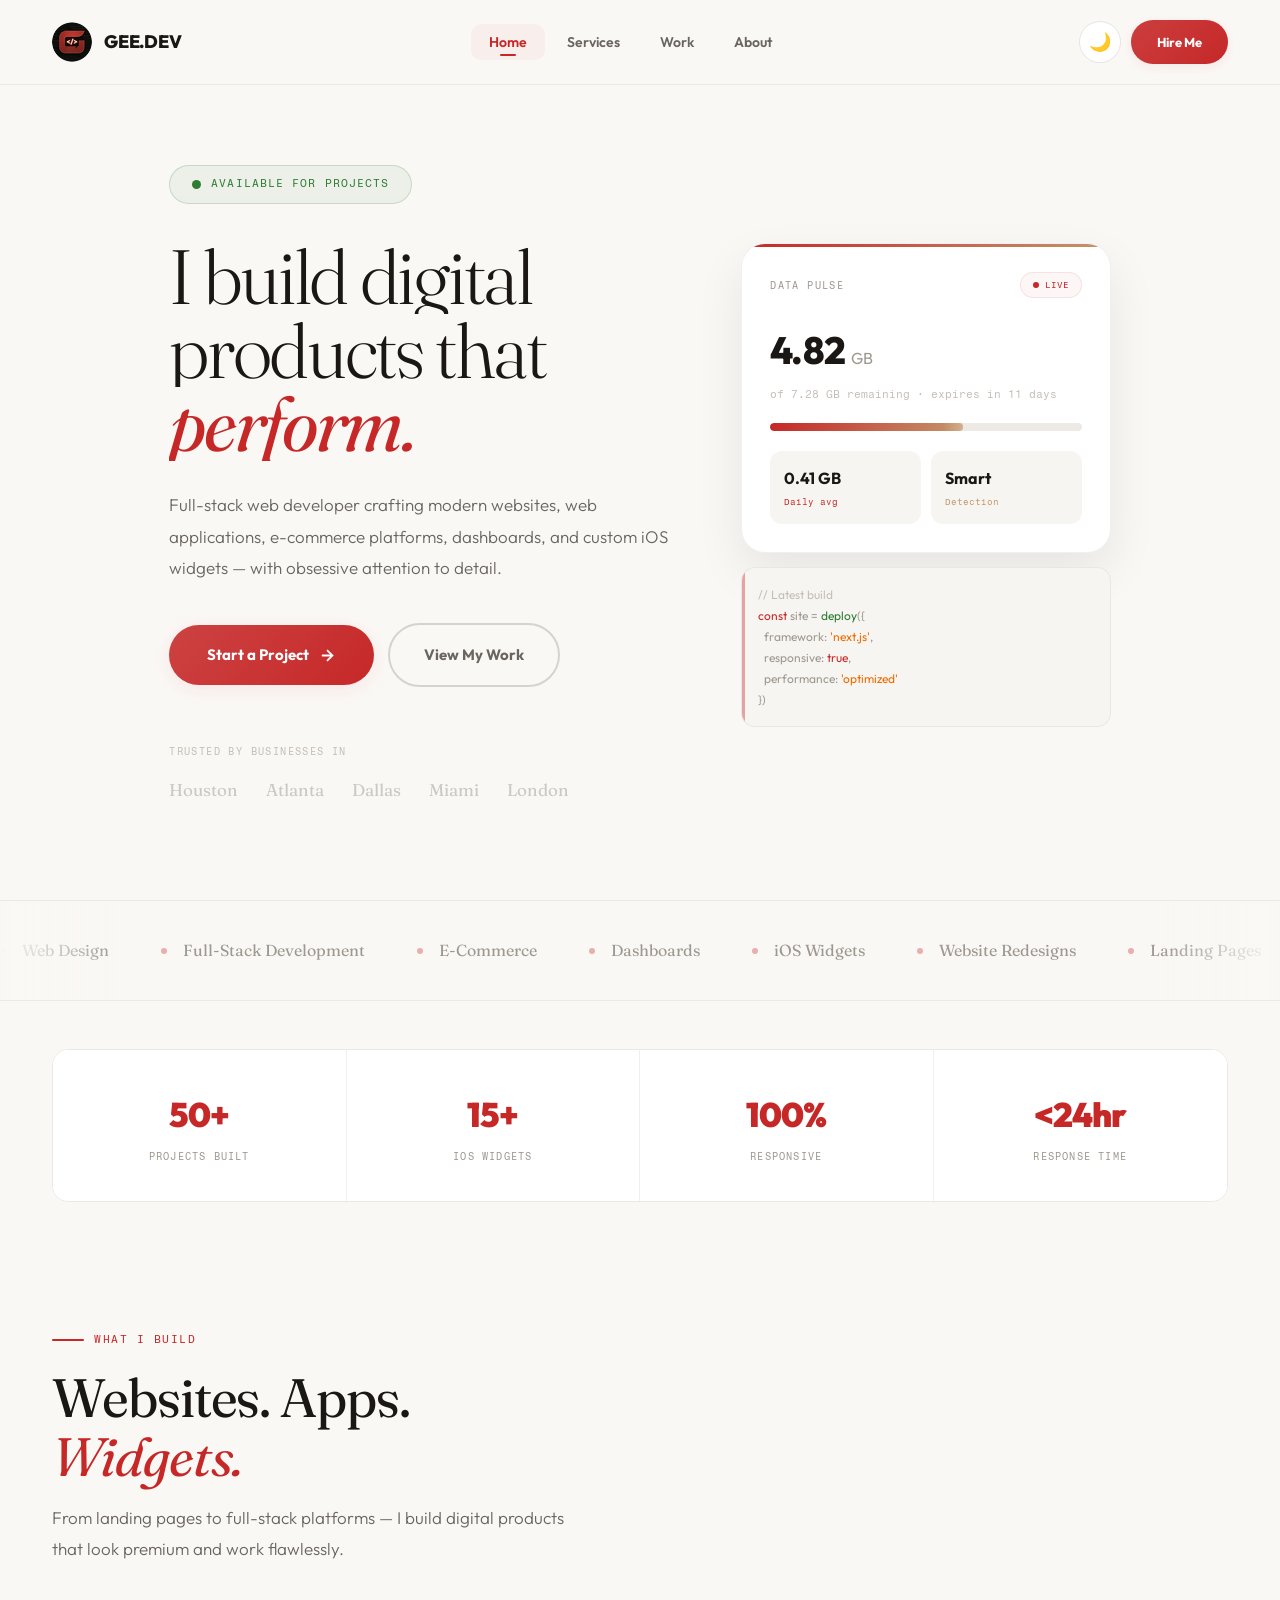
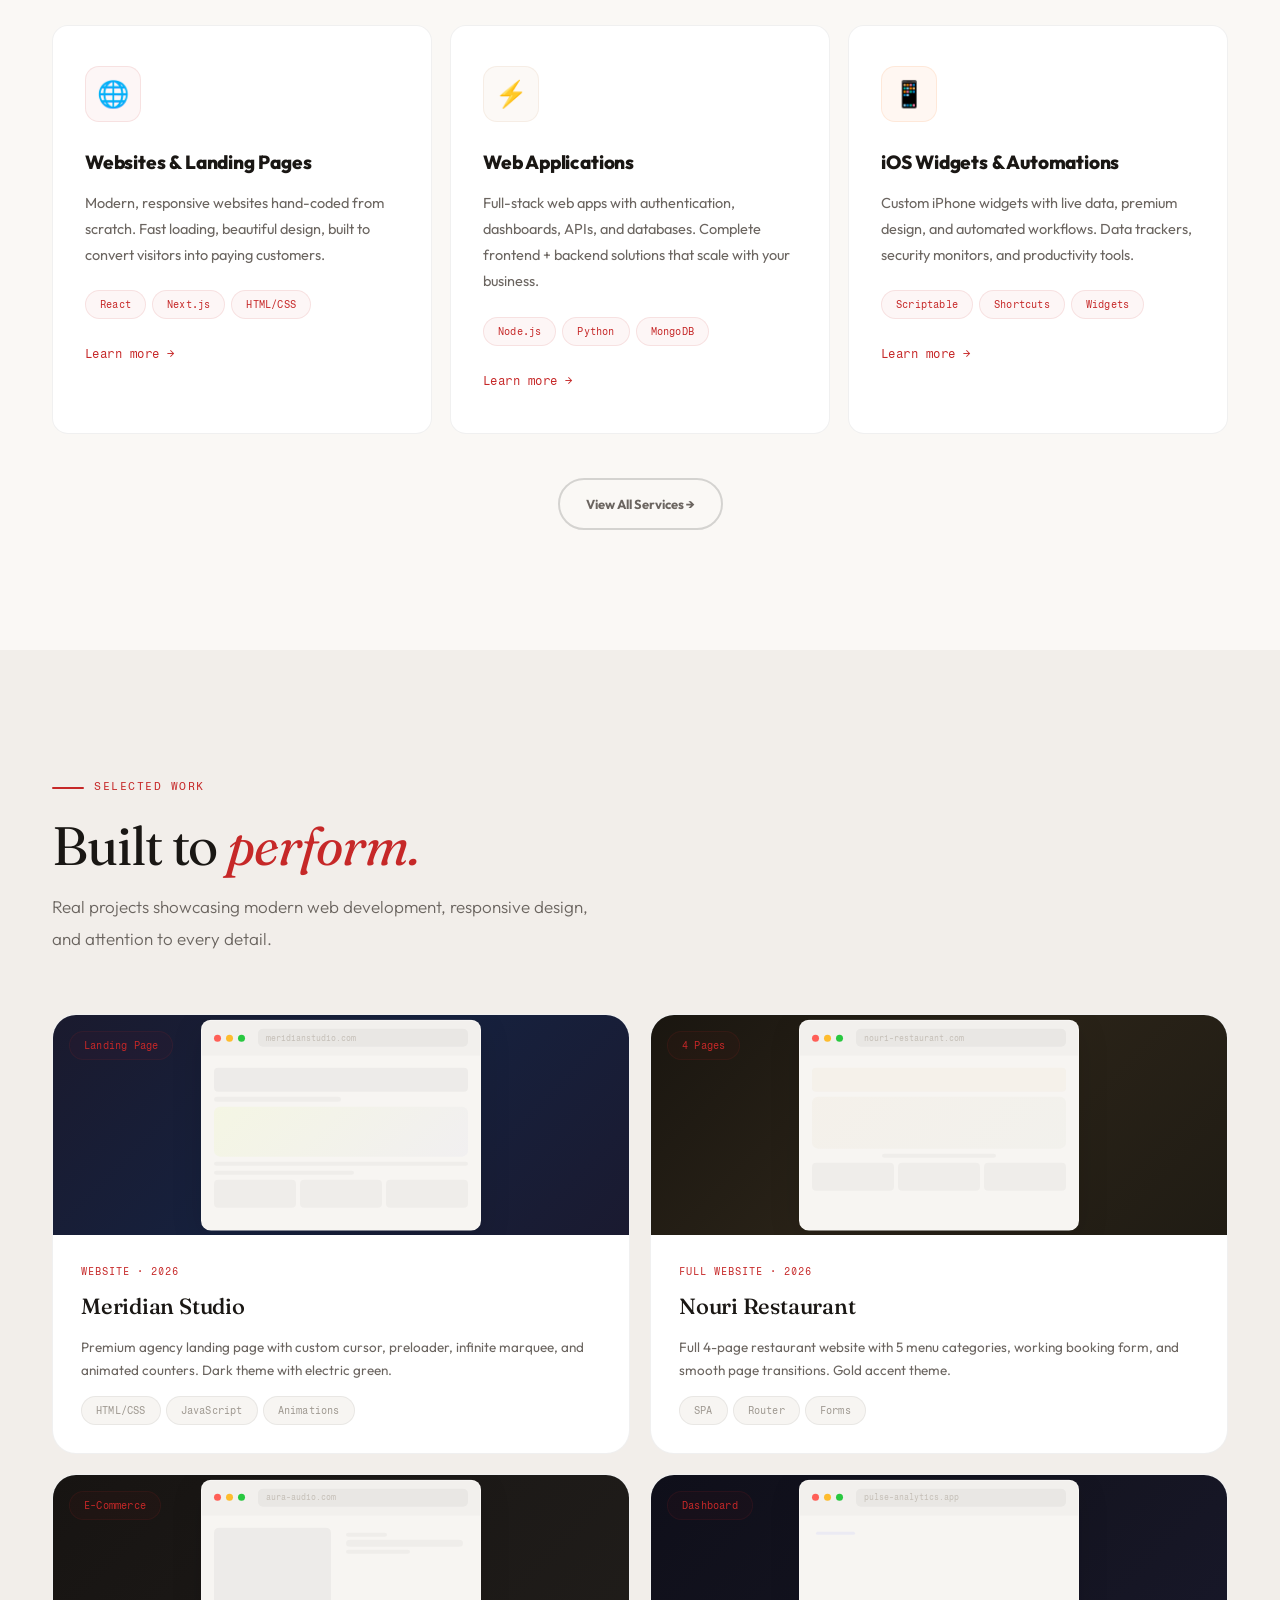
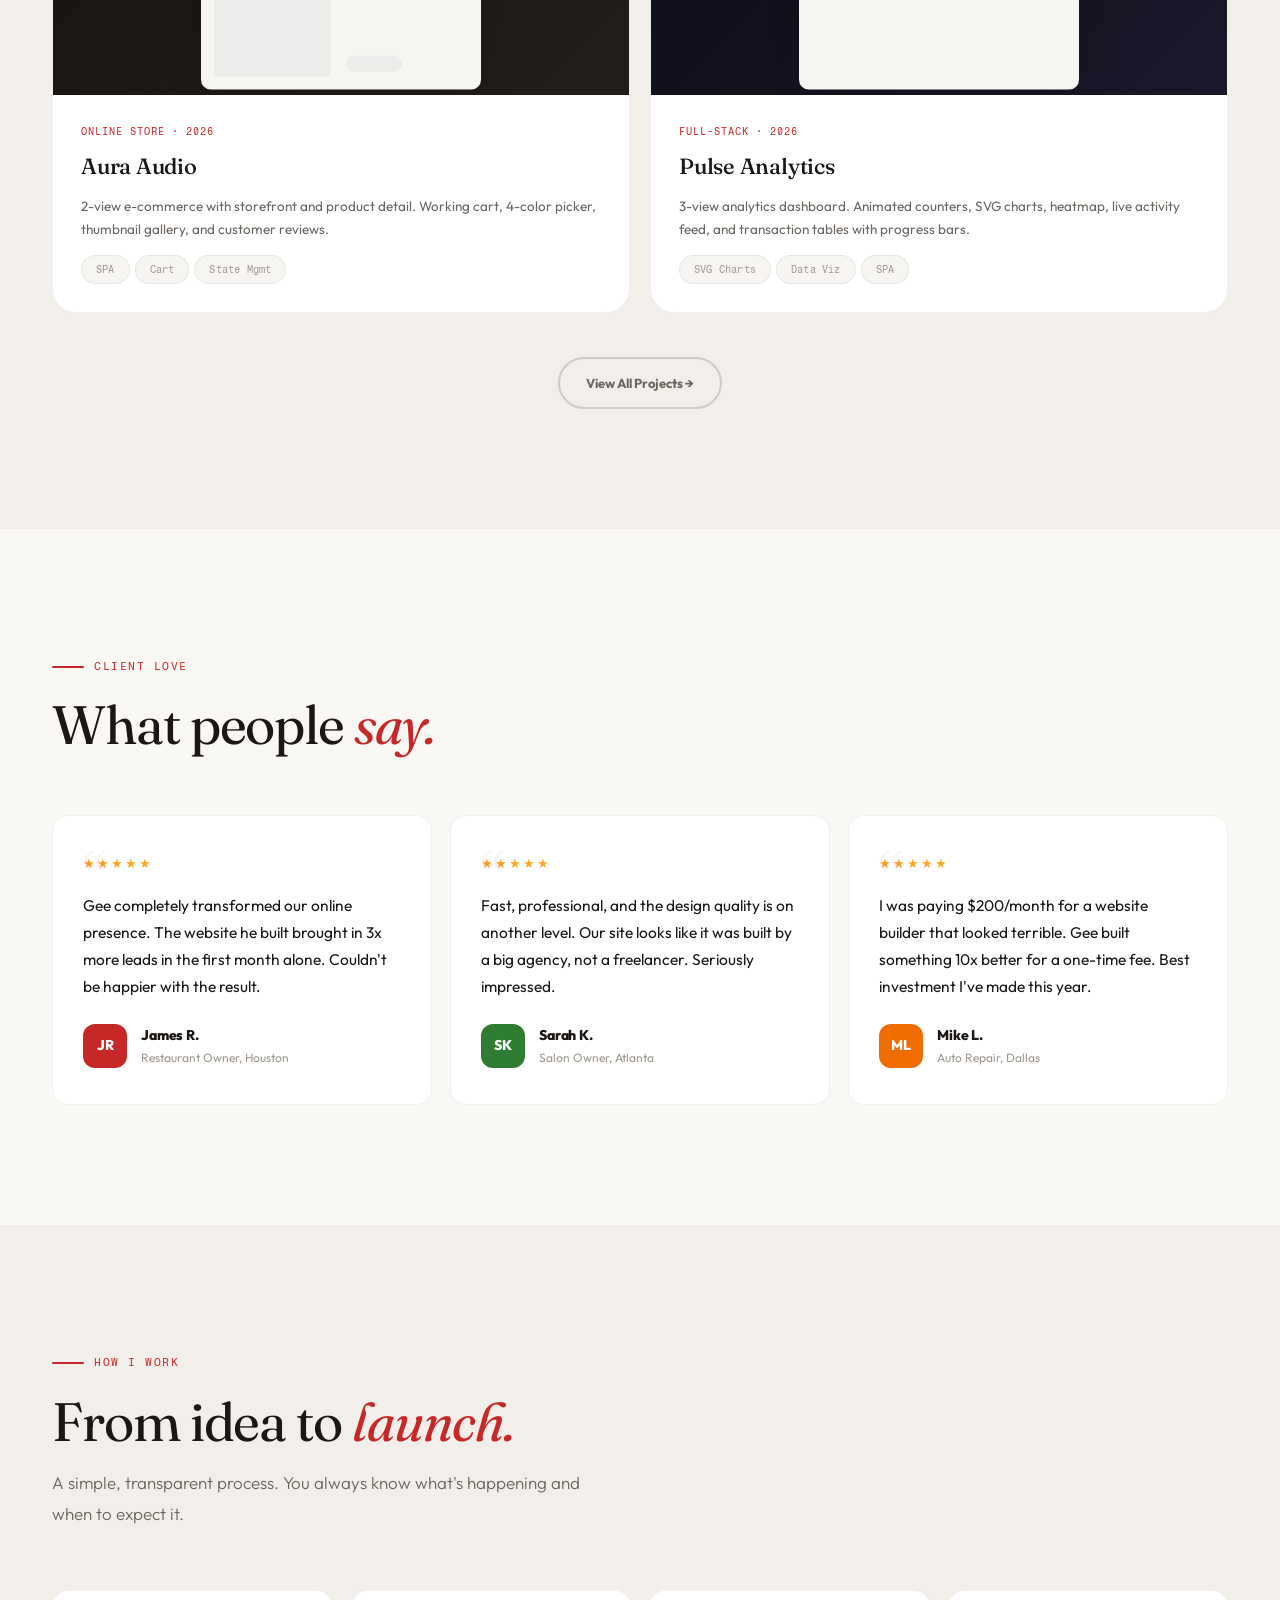
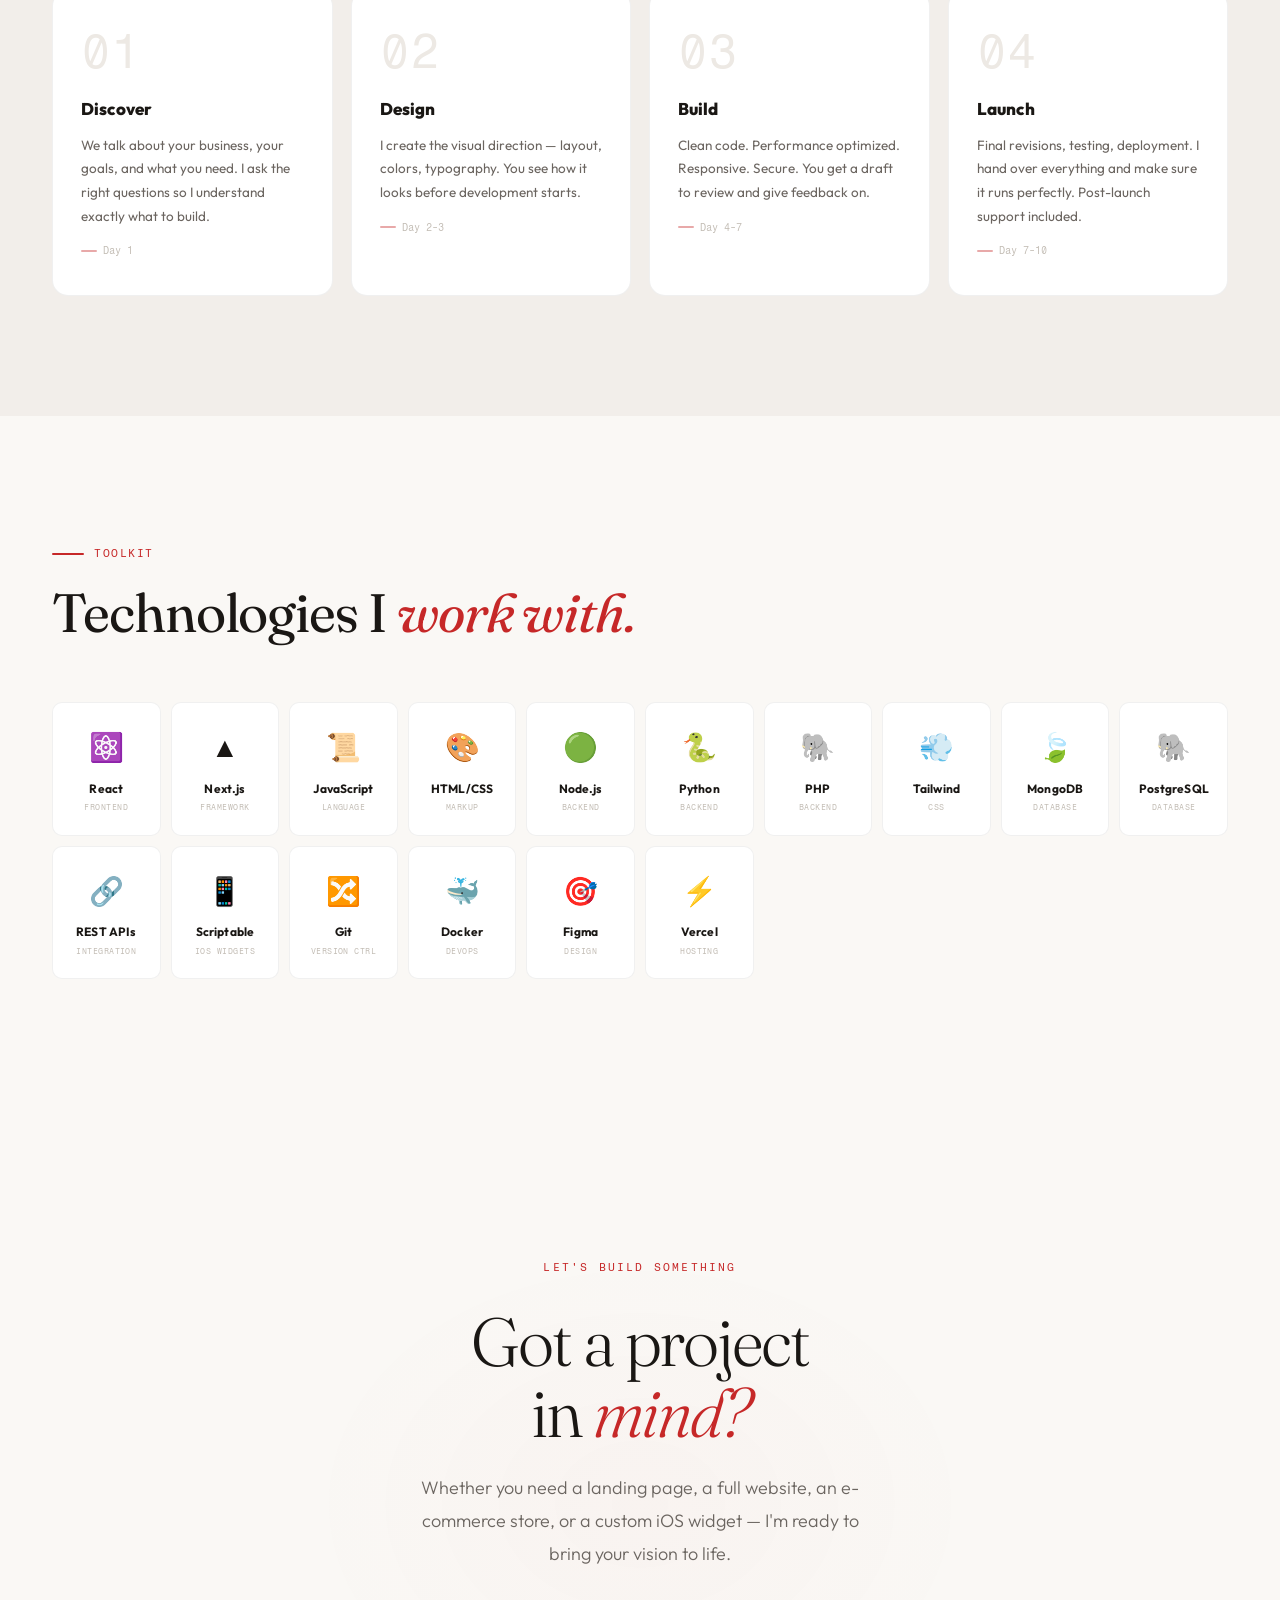
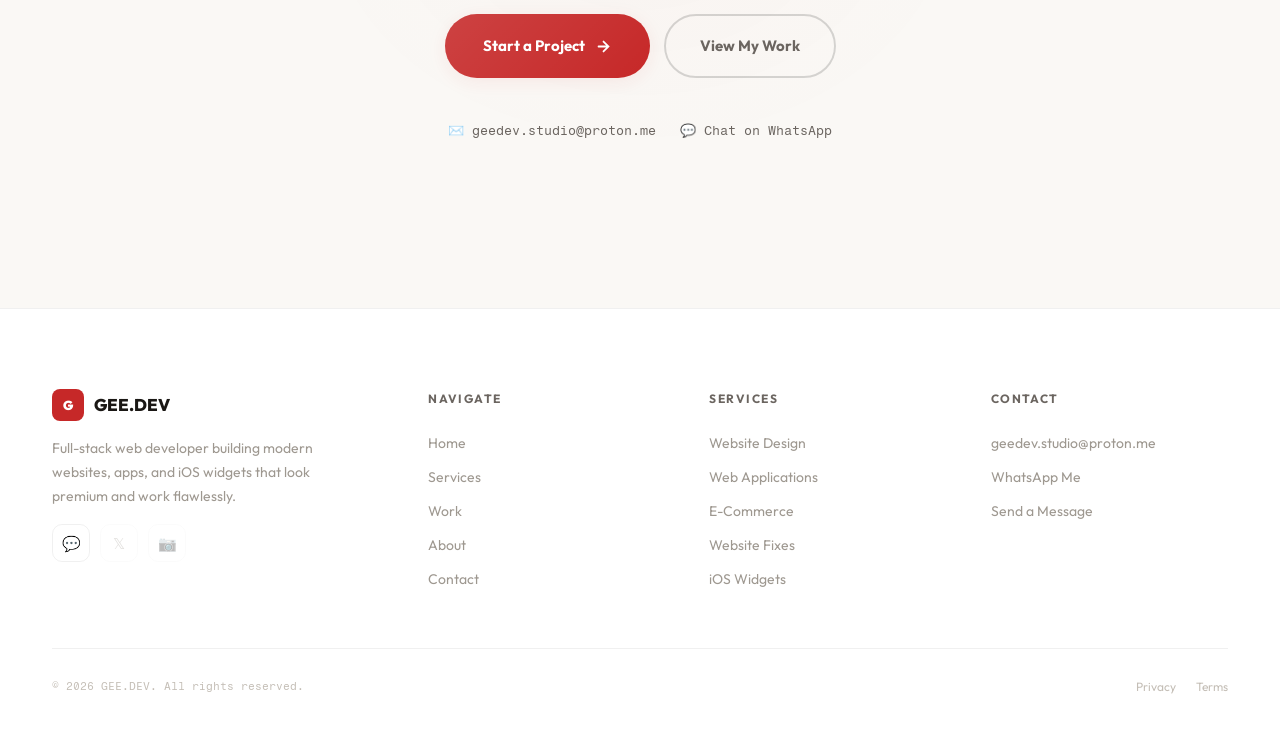
<file: index.html>
<!DOCTYPE html>
<html lang="en">
<head>
<meta charset="UTF-8">
<meta name="viewport" content="width=device-width, initial-scale=1.0">
<meta name="description" content="Gee — Full-Stack Web Developer. Modern websites, web apps, e-commerce, dashboards, and custom iOS widgets.">
<title>GEE.DEV — Full-Stack Web Developer</title>
<link rel="preconnect" href="https://fonts.googleapis.com">
<link rel="preconnect" href="https://fonts.gstatic.com" crossorigin>
<link href="https://fonts.googleapis.com/css2?family=Fraunces:ital,opsz,wght@0,9..144,300;0,9..144,400;0,9..144,500;0,9..144,600;0,9..144,700;1,9..144,300;1,9..144,400;1,9..144,500&family=Outfit:wght@200;300;400;500;600;700;800;900&family=Fragment+Mono:wght@400&display=swap" rel="stylesheet">
<link rel="stylesheet" href="nav-plus.css">


<style>
*,*::before,*::after{margin:0;padding:0;box-sizing:border-box}
:root{
  --bg:#faf8f5;--bg2:#f2eeea;--bg3:#e8e4de;
  --surface:#ffffff;--surface2:#f7f5f2;--surface3:#ede9e4;
  --dark:#1a1714;--dark2:#2c2824;--dark3:#3d3832;
  --accent:#c62828;--accent2:#b71c1c;--accent-b:#e53935;--accent-light:#ef5350;
  --accent-dim:rgba(198,40,40,.04);--accent-mid:rgba(198,40,40,.1);--accent-glow:rgba(198,40,40,.08);--accent-strong:rgba(198,40,40,.18);
  --warm:#c4956a;--warm2:#d4a574;--warm-dim:rgba(196,149,106,.06);--warm-mid:rgba(196,149,106,.12);
  --mint:#2e7d32;--mint-dim:rgba(46,125,50,.05);
  --blue:#1565c0;--blue-dim:rgba(21,101,192,.05);
  --amber:#ef6c00;--amber-dim:rgba(239,108,0,.05);
  --pink:#ad1457;--pink-dim:rgba(173,20,87,.05);
  --sky:#0277bd;--sky-dim:rgba(2,119,189,.05);
  --gold:#f9a825;--gold-dim:rgba(249,168,37,.05);
  --text:#1a1714;--text2:#6b6560;--text3:#9e9890;--text4:#c4beb6;
  --border:rgba(0,0,0,.06);--border2:rgba(0,0,0,.1);--border3:rgba(0,0,0,.15);--border-h:rgba(198,40,40,.18);
  --shadow-sm:0 2px 8px rgba(0,0,0,.04);--shadow-md:0 8px 24px rgba(0,0,0,.06);--shadow-lg:0 20px 48px rgba(0,0,0,.08);--shadow-xl:0 32px 72px rgba(0,0,0,.1);
  --glass:rgba(255,255,255,.8);--glass-border:rgba(0,0,0,.06);
  --nav-bg:rgba(250,248,245,.92);
  --fd:'Fraunces',serif;--fb:'Outfit',sans-serif;--fm:'Fragment Mono',monospace;
  --r:16px;--rs:10px;--rx:24px;--ease:cubic-bezier(.23,1,.32,1);--ease2:cubic-bezier(.4,0,.2,1);
}
[data-theme="dark"]{
  --bg:#0e0d10;--bg2:#141318;--bg3:#1a1920;
  --surface:#18171e;--surface2:#1e1d26;--surface3:#26252e;
  --dark:#f0ece8;--dark2:#d8d4ce;--dark3:#b8b4ae;
  --accent:#ef5350;--accent2:#e53935;--accent-b:#ff6b6b;--accent-light:#ff8a80;
  --accent-dim:rgba(239,83,80,.05);--accent-mid:rgba(239,83,80,.12);--accent-glow:rgba(239,83,80,.1);--accent-strong:rgba(239,83,80,.2);
  --warm:#c4956a;--warm2:#d4a574;--warm-dim:rgba(196,149,106,.06);--warm-mid:rgba(196,149,106,.1);
  --mint:#66bb6a;--mint-dim:rgba(102,187,106,.06);
  --blue:#42a5f5;--blue-dim:rgba(66,165,245,.06);
  --amber:#ffa726;--amber-dim:rgba(255,167,38,.06);
  --pink:#ec407a;--pink-dim:rgba(236,64,122,.06);
  --sky:#29b6f6;--sky-dim:rgba(41,182,246,.06);
  --gold:#ffca28;--gold-dim:rgba(255,202,40,.06);
  --text:#e8e4e0;--text2:#8a8680;--text3:#5a5650;--text4:#3a3630;
  --border:rgba(255,255,255,.05);--border2:rgba(255,255,255,.08);--border3:rgba(255,255,255,.12);--border-h:rgba(239,83,80,.2);
  --shadow-sm:0 2px 8px rgba(0,0,0,.15);--shadow-md:0 8px 24px rgba(0,0,0,.2);--shadow-lg:0 20px 48px rgba(0,0,0,.25);--shadow-xl:0 32px 72px rgba(0,0,0,.3);
  --glass:rgba(14,13,16,.85);--glass-border:rgba(255,255,255,.06);
  --nav-bg:rgba(14,13,16,.92);
}
html{scroll-behavior:smooth}
body{background:var(--bg);color:var(--text);font-family:var(--fb);font-size:16px;line-height:1.7;overflow-x:hidden;-webkit-font-smoothing:antialiased;transition:background .5s var(--ease2),color .4s}
::selection{background:var(--accent);color:#fff}
a{color:inherit;text-decoration:none}
img{max-width:100%;display:block}
body::after{content:'';position:fixed;inset:0;z-index:0;pointer-events:none;opacity:.018;background-image:url("data:image/svg+xml,%3Csvg viewBox='0 0 512 512' xmlns='http://www.w3.org/2000/svg'%3E%3Cfilter id='n'%3E%3CfeTurbulence type='fractalNoise' baseFrequency='0.65' numOctaves='4' stitchTiles='stitch'/%3E%3C/filter%3E%3Crect width='100%25' height='100%25' filter='url(%23n)'/%3E%3C/svg%3E")}
[data-theme="dark"] body::after{opacity:.03}
.ambient{position:fixed;inset:0;pointer-events:none;z-index:0;overflow:hidden}
.ambient-orb{position:absolute;border-radius:50%;filter:blur(80px);opacity:.4;transition:opacity .6s}
.orb-1{width:600px;height:600px;top:-200px;right:-100px;background:var(--accent-dim);animation:orbFloat1 20s ease-in-out infinite}
.orb-2{width:400px;height:400px;bottom:-100px;left:-80px;background:var(--warm-dim);animation:orbFloat2 25s ease-in-out infinite}
.orb-3{width:300px;height:300px;top:40%;left:50%;background:var(--accent-dim);animation:orbFloat3 30s ease-in-out infinite}
@keyframes orbFloat1{0%,100%{transform:translate(0,0) scale(1)}50%{transform:translate(-40px,30px) scale(1.05)}}
@keyframes orbFloat2{0%,100%{transform:translate(0,0) scale(1)}50%{transform:translate(30px,-20px) scale(1.08)}}
@keyframes orbFloat3{0%,100%{transform:translate(-50%,0) scale(1)}50%{transform:translate(-50%,20px) scale(1.1)}}
.wrap{position:relative;z-index:1}
.container{max-width:1280px;margin:0 auto;padding:0 52px}
.section{padding:120px 0}
.page-enter{animation:pageIn .6s var(--ease) both}
@keyframes pageIn{from{opacity:0;transform:translateY(16px)}to{opacity:1;transform:translateY(0)}}
.nav{position:fixed;top:0;left:0;right:0;z-index:1000;padding:20px 0;background:var(--nav-bg);backdrop-filter:blur(24px);-webkit-backdrop-filter:blur(24px);border-bottom:1px solid var(--border);transition:padding .4s,box-shadow .3s}
.nav.scrolled{padding:12px 0;box-shadow:var(--shadow-sm)}
.nav-inner{max-width:1280px;margin:0 auto;padding:0 52px;display:flex;align-items:center;justify-content:space-between}
.nav-logo{display:flex;align-items:center;gap:12px;z-index:1001}
.nav-logo-icon{width:40px;height:40px;border-radius:10px;background:var(--accent);display:flex;align-items:center;justify-content:center;font-weight:900;font-size:17px;color:#fff;box-shadow:0 4px 16px var(--accent-glow);transition:all .4s var(--ease);position:relative;overflow:hidden}
.nav-logo-icon::after{content:'';position:absolute;inset:0;background:linear-gradient(135deg,rgba(255,255,255,.15),transparent);border-radius:10px}
.nav-logo:hover .nav-logo-icon{transform:rotate(-6deg) scale(1.08);box-shadow:0 6px 24px var(--accent-glow)}
.nav-logo-text{font-weight:800;font-size:18px;letter-spacing:-.01em}
.nav-links{display:flex;gap:4px;list-style:none;align-items:center}
.nav-links a{font-size:14px;font-weight:600;color:var(--text2);padding:9px 18px;border-radius:10px;transition:all .3s var(--ease);position:relative}
.nav-links a:hover{color:var(--text);background:var(--accent-dim)}
.nav-links a.active{color:var(--accent);background:var(--accent-dim)}
.nav-links a.active::after{content:'';position:absolute;bottom:4px;left:50%;transform:translateX(-50%);width:16px;height:2px;background:var(--accent);border-radius:2px}
.nav-right{display:flex;align-items:center;gap:10px;z-index:1001}
.nav-hire{padding:11px 26px;background:var(--accent);color:#fff;border-radius:100px;font-weight:700;font-size:13px;transition:all .4s var(--ease);box-shadow:0 3px 12px var(--accent-glow);position:relative;overflow:hidden}
.nav-hire::before{content:'';position:absolute;inset:0;background:linear-gradient(135deg,rgba(255,255,255,.1),transparent)}
.nav-hire:hover{background:var(--accent2);transform:translateY(-1px);box-shadow:0 6px 24px var(--accent-glow)}
.theme-btn{width:42px;height:42px;border-radius:50%;border:1px solid var(--border2);background:var(--surface);display:flex;align-items:center;justify-content:center;cursor:pointer;transition:all .3s var(--ease);font-size:18px;position:relative;overflow:hidden}
.theme-btn::after{content:'';position:absolute;inset:0;background:var(--accent-dim);opacity:0;transition:opacity .3s;border-radius:50%}
.theme-btn:hover{border-color:var(--accent-mid);transform:scale(1.08)}.theme-btn:hover::after{opacity:1}
.hamburger{display:none;width:42px;height:42px;border-radius:10px;border:1px solid var(--border2);background:var(--surface);align-items:center;justify-content:center;cursor:pointer;z-index:1001;transition:all .3s;flex-direction:column;gap:5px;padding:12px}
.hamburger span{display:block;width:100%;height:2px;background:var(--text);border-radius:2px;transition:all .4s var(--ease);transform-origin:center}
.hamburger.active span:nth-child(1){transform:rotate(45deg) translate(5px,5px)}
.hamburger.active span:nth-child(2){opacity:0;transform:scaleX(0)}
.hamburger.active span:nth-child(3){transform:rotate(-45deg) translate(5px,-5px)}
.mobile-overlay{position:fixed;top:0;left:0;right:0;bottom:0;background:var(--bg);z-index:998;display:none;flex-direction:column;align-items:center;justify-content:center;gap:10px;padding:20px}
.mobile-overlay.open{display:flex}
.mobile-overlay a{display:block;font-size:22px;font-weight:800;padding:18px 40px;color:var(--text);border-radius:16px;width:280px;text-align:center;background:var(--surface);border:2px solid var(--border2);text-decoration:none;box-shadow:0 2px 8px rgba(0,0,0,.04)}
.mobile-overlay a.active{color:var(--accent);border-color:var(--accent-mid);background:var(--accent-dim)}
.mobile-overlay .mobile-cta{display:block;margin-top:12px;padding:18px 40px;background:var(--accent);color:#ffffff!important;border-radius:100px;font-weight:800;font-size:18px;width:280px;text-align:center;border:none;box-shadow:0 6px 24px rgba(198,40,40,.15)}
.mobile-theme{display:flex;margin-top:20px;width:52px;height:52px;border-radius:50%;border:2px solid var(--border2);background:var(--surface);align-items:center;justify-content:center;cursor:pointer;font-size:22px}
.btn-p{display:inline-flex;align-items:center;gap:10px;padding:17px 38px;background:var(--accent);color:#fff;border-radius:100px;font-weight:700;font-size:15px;transition:all .4s var(--ease);box-shadow:0 4px 20px var(--accent-glow);border:none;cursor:pointer;font-family:var(--fb);position:relative;overflow:hidden}
.btn-p::before{content:'';position:absolute;inset:0;background:linear-gradient(135deg,rgba(255,255,255,.12),transparent);pointer-events:none}
.btn-p:hover{background:var(--accent2);transform:translateY(-2px);box-shadow:0 10px 32px var(--accent-glow)}
.btn-p svg{width:17px;height:17px;transition:transform .3s}.btn-p:hover svg{transform:translateX(3px)}
.btn-g{display:inline-flex;align-items:center;gap:10px;padding:17px 34px;border:2px solid var(--border3);border-radius:100px;font-weight:700;font-size:15px;color:var(--text2);transition:all .4s var(--ease);cursor:pointer;font-family:var(--fb);background:none}
.btn-g:hover{border-color:var(--accent);color:var(--accent)}
.btn-sm{padding:13px 26px;font-size:13px}
.sh{margin-bottom:60px}
.sh-tag{display:inline-flex;align-items:center;gap:10px;font-family:var(--fm);font-size:11px;color:var(--accent);letter-spacing:.14em;text-transform:uppercase;margin-bottom:20px}
.sh-tag::before{content:'';width:32px;height:2px;background:var(--accent);border-radius:2px}
.sh-title{font-family:var(--fd);font-size:clamp(34px,4.5vw,54px);font-weight:400;line-height:1.08;letter-spacing:-.02em}
.sh-title em{font-style:italic;color:var(--accent)}
.sh-desc{margin-top:16px;font-size:17px;font-weight:300;color:var(--text2);max-width:540px;line-height:1.85}
.hero{min-height:100vh;display:flex;align-items:center;padding-top:110px;padding-bottom:40px;position:relative;overflow:hidden}
.hero-grid{display:grid;grid-template-columns:1.15fr 0.85fr;gap:72px;align-items:center}
.hero-content{max-width:620px}
.hero-badge{display:inline-flex;align-items:center;gap:10px;padding:9px 22px;border-radius:100px;background:var(--accent-dim);border:1px solid var(--accent-mid);margin-bottom:36px;animation:fadeUp .7s var(--ease)}
.hero-badge-dot{width:9px;height:9px;border-radius:50%;background:var(--accent);position:relative}
.hero-badge-dot::after{content:'';position:absolute;inset:-3px;border-radius:50%;border:2px solid var(--accent);opacity:0;animation:pingDot 2s ease-in-out infinite}
@keyframes pingDot{0%,100%{opacity:0;transform:scale(.8)}50%{opacity:.5;transform:scale(1.4)}}
.hero-badge-text{font-family:var(--fm);font-size:11px;color:var(--accent);letter-spacing:.1em;text-transform:uppercase}
.hero-title{font-family:var(--fd);font-size:clamp(46px,6vw,82px);font-weight:300;line-height:.96;letter-spacing:-.03em;margin-bottom:28px}
.hero-title .line{display:block;overflow:hidden}
.hero-title .line-inner{display:block;animation:lineReveal .8s var(--ease) both}
.hero-title .line:nth-child(2) .line-inner{animation-delay:.08s}
.hero-title .line:nth-child(3) .line-inner{animation-delay:.16s}
@keyframes lineReveal{from{transform:translateY(110%);opacity:0}to{transform:translateY(0);opacity:1}}
.hero-title em{font-style:italic;font-weight:400;color:var(--accent)}
.hero-title .light{font-weight:200;color:var(--text2)}
.hero-sub{font-size:17px;font-weight:300;color:var(--text2);line-height:1.85;max-width:500px;margin-bottom:40px;animation:fadeUp .7s var(--ease) .2s both}
@keyframes fadeUp{from{opacity:0;transform:translateY(24px)}to{opacity:1;transform:translateY(0)}}
.hero-actions{display:flex;gap:14px;align-items:center;flex-wrap:wrap;animation:fadeUp .7s var(--ease) .28s both}
.hero-trusted{margin-top:56px;animation:fadeUp .7s var(--ease) .36s both}
.hero-trusted-label{font-family:var(--fm);font-size:10px;color:var(--text4);letter-spacing:.14em;text-transform:uppercase;margin-bottom:16px}
.hero-trusted-logos{display:flex;gap:28px;align-items:center;flex-wrap:wrap}
.trusted-logo{font-family:var(--fd);font-size:17px;color:var(--text3);opacity:.5;transition:all .3s;cursor:default;white-space:nowrap}
.trusted-logo:hover{opacity:1;color:var(--text2)}
.hero-deco{animation:fadeUp .9s var(--ease) .4s both;perspective:1000px}
.deco-main{background:var(--surface);border:1px solid var(--border);border-radius:var(--rx);padding:28px;font-family:var(--fm);box-shadow:var(--shadow-lg);transition:all .5s var(--ease);position:relative;overflow:hidden}
.deco-main::before{content:'';position:absolute;top:0;left:0;right:0;height:3px;background:linear-gradient(90deg,var(--accent),var(--warm));border-radius:var(--rx) var(--rx) 0 0}
.deco-main:hover{transform:translateY(-4px) rotateX(1deg);box-shadow:var(--shadow-xl)}
.deco-header{display:flex;align-items:center;justify-content:space-between;margin-bottom:20px}
.deco-title{font-size:10px;text-transform:uppercase;letter-spacing:.14em;color:var(--text3)}
.deco-live{display:flex;align-items:center;gap:6px;font-size:9px;padding:4px 12px;border-radius:100px;background:var(--accent-dim);color:var(--accent);border:1px solid var(--accent-mid)}
.deco-live-dot{width:6px;height:6px;border-radius:50%;background:var(--accent);animation:livePulse 2s ease-in-out infinite}
@keyframes livePulse{0%,100%{box-shadow:0 0 0 0 var(--accent-glow)}50%{box-shadow:0 0 0 5px transparent}}
.deco-value{font-size:38px;font-weight:800;font-family:var(--fb);margin-bottom:4px;letter-spacing:-.02em}
.deco-value span{font-size:16px;color:var(--text3);font-weight:400}
.deco-sub{font-size:11px;color:var(--text4);margin-bottom:18px}
.deco-bar{width:100%;height:8px;border-radius:100px;background:var(--surface3);overflow:hidden;margin-bottom:20px;position:relative;transition:background .4s}
.deco-bar-fill{height:100%;border-radius:100px;background:linear-gradient(90deg,var(--accent),var(--warm));width:0;transition:width 2s var(--ease);position:relative}
.deco-bar-fill::after{content:'';position:absolute;right:0;top:0;bottom:0;width:20px;background:linear-gradient(90deg,transparent,rgba(255,255,255,.25));border-radius:0 100px 100px 0}
.deco-bar.animated .deco-bar-fill{width:62%}
.deco-grid{display:grid;grid-template-columns:1fr 1fr;gap:10px}
.deco-stat{background:var(--surface2);border-radius:12px;padding:14px;transition:all .3s}
.deco-stat:hover{background:var(--surface3)}
.deco-stat-val{font-size:16px;font-weight:700;font-family:var(--fb)}
.deco-stat-lbl{font-size:9px;color:var(--text3);margin-top:2px}
.deco-stat-lbl.red{color:var(--accent)}.deco-stat-lbl.warm{color:var(--warm)}
.deco-code{margin-top:14px;background:var(--surface2);border:1px solid var(--border);border-radius:14px;padding:16px;font-size:12px;line-height:1.75;color:var(--text3);transition:all .4s;position:relative;overflow:hidden}
.deco-code::before{content:'';position:absolute;top:0;left:0;bottom:0;width:3px;background:var(--accent);border-radius:3px 0 0 3px;opacity:.4}
.deco-code .kw{color:var(--accent)}.deco-code .fn{color:var(--mint)}.deco-code .str{color:var(--amber)}.deco-code .cm{color:var(--text4)}
.marquee{padding:36px 0;border-top:1px solid var(--border);border-bottom:1px solid var(--border);overflow:hidden;position:relative;transition:border-color .4s}
.marquee::before,.marquee::after{content:'';position:absolute;top:0;bottom:0;width:120px;z-index:2;pointer-events:none}
.marquee::before{left:0;background:linear-gradient(90deg,var(--bg),transparent)}
.marquee::after{right:0;background:linear-gradient(-90deg,var(--bg),transparent)}
.marquee-track{display:flex;gap:52px;animation:marqueeDrift 35s linear infinite;white-space:nowrap;width:max-content}
@keyframes marqueeDrift{0%{transform:translateX(0)}100%{transform:translateX(-50%)}}
.marquee-item{display:flex;align-items:center;gap:16px;flex-shrink:0;font-family:var(--fd);font-size:16px;color:var(--text3);transition:color .3s}
.marquee-item:hover{color:var(--text2)}
.marquee-dot{width:6px;height:6px;border-radius:50%;background:var(--accent);opacity:.35}
.metrics-section{padding:48px 0 0}
.metrics-grid{display:grid;grid-template-columns:repeat(4,1fr);gap:0;border-radius:var(--r);overflow:hidden;border:1px solid var(--border);transition:border-color .4s}
.m-item{padding:36px 28px;background:var(--surface);text-align:center;border-right:1px solid var(--border);transition:all .4s;position:relative;overflow:hidden}
.m-item:last-child{border-right:none}
.m-item::after{content:'';position:absolute;bottom:0;left:0;right:0;height:3px;background:var(--accent);transform:scaleX(0);transition:transform .5s var(--ease);transform-origin:left}
.m-item:hover{background:var(--surface2)}.m-item:hover::after{transform:scaleX(1)}
.m-val{font-size:34px;font-weight:900;letter-spacing:-.03em;color:var(--accent);margin-bottom:4px}
.m-lbl{font-family:var(--fm);font-size:10px;color:var(--text3);letter-spacing:.12em;text-transform:uppercase}
.sp-grid{display:grid;grid-template-columns:repeat(3,1fr);gap:18px}
.sp-card{background:var(--surface);border:1px solid var(--border);border-radius:var(--r);padding:40px 32px;transition:all .5s var(--ease);position:relative;overflow:hidden;cursor:default}
.sp-card::before{content:'';position:absolute;top:0;left:0;right:0;height:3px;opacity:0;transition:opacity .4s}
.sp-card:hover{border-color:var(--border-h);transform:translateY(-5px);box-shadow:var(--shadow-lg)}.sp-card:hover::before{opacity:1}
.sp-card:nth-child(1)::before{background:linear-gradient(90deg,var(--accent),var(--accent-b))}
.sp-card:nth-child(2)::before{background:linear-gradient(90deg,var(--warm),var(--warm2))}
.sp-card:nth-child(3)::before{background:linear-gradient(90deg,var(--amber),var(--gold))}
.sp-icon{width:56px;height:56px;border-radius:14px;display:flex;align-items:center;justify-content:center;font-size:26px;margin-bottom:24px;transition:transform .4s var(--ease)}
.sp-card:hover .sp-icon{transform:scale(1.1) rotate(-3deg)}
.sp-icon-1{background:var(--accent-dim);border:1px solid var(--accent-mid)}
.sp-icon-2{background:var(--warm-dim);border:1px solid var(--warm-mid)}
.sp-icon-3{background:var(--amber-dim);border:1px solid rgba(239,108,0,.1)}
.sp-title{font-weight:800;font-size:19px;margin-bottom:12px;letter-spacing:-.01em}
.sp-desc{font-size:14.5px;color:var(--text2);line-height:1.8;margin-bottom:22px}
.sp-tags{display:flex;flex-wrap:wrap;gap:6px;margin-bottom:20px}
.tag{padding:5px 14px;border-radius:100px;font-family:var(--fm);font-size:10px;letter-spacing:.02em;transition:all .3s}
.tag-accent{background:var(--accent-dim);color:var(--accent);border:1px solid var(--accent-mid)}
.tag-neutral{background:var(--surface2);color:var(--text3);border:1px solid var(--border)}
.tag-neutral:hover{border-color:var(--accent-mid);color:var(--accent);background:var(--accent-dim)}
.sp-link{font-family:var(--fm);font-size:12px;color:var(--accent);display:inline-flex;align-items:center;gap:8px;letter-spacing:.04em;transition:gap .3s}
.sp-card:hover .sp-link{gap:14px}
.fw-grid{display:grid;grid-template-columns:1fr 1fr;gap:20px}
.fw-card{background:var(--surface);border:1px solid var(--border);border-radius:var(--rx);overflow:hidden;transition:all .5s var(--ease)}
.fw-card:hover{border-color:var(--border-h);transform:translateY(-4px);box-shadow:var(--shadow-xl)}
.fw-visual{height:220px;position:relative;overflow:hidden}
.fw-visual-bg{position:absolute;inset:0;transition:transform .7s var(--ease)}
.fw-card:hover .fw-visual-bg{transform:scale(1.04)}
.fw-badge{position:absolute;top:16px;left:16px;z-index:2}
.fw-mockup{position:absolute;top:50%;left:50%;transform:translate(-50%,-50%);width:72%;max-width:280px;z-index:1}
.mock-browser{background:var(--surface2);border:1px solid rgba(255,255,255,.06);border-radius:10px;overflow:hidden;box-shadow:0 8px 32px rgba(0,0,0,.12)}
.mock-bar{padding:8px 12px;display:flex;align-items:center;gap:5px;border-bottom:1px solid rgba(255,255,255,.04);background:rgba(0,0,0,.02)}
.mock-dot{width:7px;height:7px;border-radius:50%}.dot-r{background:#ff5f57}.dot-y{background:#febc2e}.dot-g{background:#28c840}
.mock-url{margin-left:8px;flex:1;height:18px;border-radius:5px;background:rgba(0,0,0,.04);font-family:var(--fm);font-size:8px;color:var(--text4);display:flex;align-items:center;padding:0 8px}
[data-theme="dark"] .mock-url{background:rgba(255,255,255,.04)}
.mock-screen{aspect-ratio:16/10;padding:12px;display:flex;flex-direction:column;gap:5px}
.mock-bl{border-radius:4px;flex-shrink:0;transition:background .4s}
.mock-h{height:24px;background:rgba(0,0,0,.04)}[data-theme="dark"] .mock-h{background:rgba(255,255,255,.03)}
.mock-n{height:5px;width:50%;background:rgba(0,0,0,.03);border-radius:100px}[data-theme="dark"] .mock-n{background:rgba(255,255,255,.02)}
.mock-hero{height:44px;border-radius:6px}
.mock-grid{display:grid;grid-template-columns:1fr 1fr 1fr;gap:4px;height:28px}.mock-grid div{border-radius:4px;background:rgba(0,0,0,.03)}[data-theme="dark"] .mock-grid div{background:rgba(255,255,255,.02)}
.mock-t{height:4px;background:rgba(0,0,0,.03);border-radius:100px}[data-theme="dark"] .mock-t{background:rgba(255,255,255,.02)}
.mock-ts{width:55%}
.fw-info{padding:28px}
.fw-meta{font-family:var(--fm);font-size:10px;text-transform:uppercase;letter-spacing:.1em;color:var(--accent);margin-bottom:8px}
.fw-title{font-family:var(--fd);font-size:22px;font-weight:500;margin-bottom:10px;letter-spacing:-.01em}
.fw-desc{font-size:13.5px;color:var(--text2);line-height:1.7;margin-bottom:14px}
.fw-tags{display:flex;flex-wrap:wrap;gap:5px}
.test-grid{display:grid;grid-template-columns:repeat(3,1fr);gap:18px}
.test-card{background:var(--surface);border:1px solid var(--border);border-radius:var(--r);padding:36px 30px;transition:all .5s var(--ease);position:relative}
.test-card::before{content:'';position:absolute;top:28px;left:30px;font-family:var(--fd);font-size:72px;color:var(--accent);opacity:.06;line-height:1;content:'\201C'}
.test-card:hover{border-color:var(--border2);transform:translateY(-3px);box-shadow:var(--shadow-md)}
.test-stars{color:var(--gold);font-size:13px;margin-bottom:18px;letter-spacing:2px}
.test-quote{font-size:15.5px;line-height:1.75;margin-bottom:24px;font-weight:400;position:relative;z-index:1}
.test-author{display:flex;align-items:center;gap:14px}
.test-avatar{width:44px;height:44px;border-radius:12px;display:flex;align-items:center;justify-content:center;font-weight:800;font-size:14px;color:#fff;box-shadow:0 3px 10px var(--shadow-md)}
.test-name{font-weight:800;font-size:14px;letter-spacing:-.01em}
.test-role{font-size:12px;color:var(--text3)}
.process-grid{display:grid;grid-template-columns:repeat(4,1fr);gap:18px}
.ps-card{background:var(--surface);border:1px solid var(--border);border-radius:var(--r);padding:36px 28px;transition:all .5s var(--ease);position:relative;overflow:hidden}
.ps-card::before{content:'';position:absolute;top:0;left:0;right:0;height:3px;background:var(--accent);opacity:0;transition:opacity .4s}
.ps-card:hover{border-color:var(--border-h);transform:translateY(-3px);box-shadow:var(--shadow-md)}.ps-card:hover::before{opacity:1}
.ps-num{font-family:var(--fm);font-size:48px;color:var(--surface3);line-height:1;margin-bottom:20px;transition:color .5s var(--ease)}
.ps-card:hover .ps-num{color:var(--accent-mid)}
.ps-title{font-weight:800;font-size:17px;margin-bottom:10px}
.ps-desc{font-size:13.5px;color:var(--text2);line-height:1.75}
.ps-time{font-family:var(--fm);font-size:10px;color:var(--text4);margin-top:14px;display:flex;align-items:center;gap:6px}
.ps-time::before{content:'';width:16px;height:2px;background:var(--accent);border-radius:2px;opacity:.4}
.stack-grid{display:grid;grid-template-columns:repeat(auto-fill,minmax(108px,1fr));gap:10px}
.stack-item{background:var(--surface);border:1px solid var(--border);border-radius:var(--rs);padding:20px 12px;text-align:center;transition:all .4s var(--ease);cursor:default}
.stack-item:hover{border-color:var(--border-h);transform:translateY(-3px);background:var(--accent-dim);box-shadow:var(--shadow-md)}
.stack-icon{font-size:28px;margin-bottom:8px;display:block;transition:transform .3s}
.stack-item:hover .stack-icon{transform:scale(1.15)}
.stack-name{font-size:12px;font-weight:700;letter-spacing:.01em}
.stack-sub{font-family:var(--fm);font-size:8px;color:var(--text4);margin-top:2px;text-transform:uppercase;letter-spacing:.06em}
.cta{padding:160px 0;text-align:center;position:relative;overflow:hidden}
.cta-glow{position:absolute;top:50%;left:50%;transform:translate(-50%,-50%);width:800px;height:600px;background:radial-gradient(ellipse,var(--accent-dim) 0%,transparent 60%);pointer-events:none;opacity:.6}
.cta-pre{font-family:var(--fm);font-size:11px;color:var(--accent);text-transform:uppercase;letter-spacing:.2em;margin-bottom:28px;position:relative}
.cta-title{font-family:var(--fd);font-size:clamp(40px,5.5vw,68px);font-weight:300;line-height:1.05;margin-bottom:22px;letter-spacing:-.03em;position:relative}
.cta-title em{font-style:italic;color:var(--accent)}
.cta-desc{font-size:18px;color:var(--text2);max-width:480px;margin:0 auto 44px;line-height:1.85;font-weight:300;position:relative}
.cta-btns{display:flex;justify-content:center;gap:14px;flex-wrap:wrap;position:relative}
.cta-contact{display:flex;align-items:center;gap:24px;margin-top:36px;justify-content:center;flex-wrap:wrap;position:relative}
.cta-contact a{font-family:var(--fm);font-size:13px;color:var(--text2);display:flex;align-items:center;gap:8px;transition:color .3s;padding:6px 0}
.cta-contact a:hover{color:var(--accent)}
.footer{padding:80px 0 40px;border-top:1px solid var(--border);background:var(--surface);transition:all .4s}
.footer-grid{display:grid;grid-template-columns:1.4fr 1fr 1fr 1fr;gap:44px;margin-bottom:52px}
.footer-brand{display:flex;align-items:center;gap:10px;margin-bottom:16px}
.footer-brand-icon{width:32px;height:32px;border-radius:8px;background:var(--accent);display:flex;align-items:center;justify-content:center;font-weight:900;font-size:13px;color:#fff}
.footer-brand-text{font-weight:800;font-size:17px}
.footer-desc{font-size:14px;color:var(--text3);line-height:1.7;max-width:280px;margin-bottom:16px}
.footer-social{display:flex;gap:10px}
.footer-social a{width:38px;height:38px;border-radius:10px;border:1px solid var(--border);display:flex;align-items:center;justify-content:center;font-size:15px;transition:all .3s;color:var(--text3)}
.footer-social a:hover{background:var(--accent-dim);border-color:var(--accent-mid);color:var(--accent)}
.footer-social a.off{pointer-events:none;opacity:.3}
.footer-title{font-size:12px;font-weight:700;letter-spacing:.12em;text-transform:uppercase;color:var(--text2);margin-bottom:18px}
.footer-link{display:block;font-size:14px;color:var(--text3);padding:5px 0;transition:color .3s}
.footer-link:hover{color:var(--accent)}
.footer-bottom{display:flex;justify-content:space-between;align-items:center;padding-top:28px;border-top:1px solid var(--border)}
.footer-copy{font-family:var(--fm);font-size:11px;color:var(--text4)}
.footer-bottom-links{display:flex;gap:20px}
.footer-bottom-links a{font-size:12px;color:var(--text4);transition:color .3s}
.footer-bottom-links a:hover{color:var(--accent)}
.reveal{opacity:0;transform:translateY(36px);transition:opacity .8s var(--ease),transform .8s var(--ease)}
.reveal.visible{opacity:1;transform:translateY(0)}
.stagger-1{transition-delay:.08s}.stagger-2{transition-delay:.16s}.stagger-3{transition-delay:.24s}.stagger-4{transition-delay:.32s}
@media(max-width:1100px){.container{padding:0 36px}.nav-inner{padding:0 36px}.hero-deco{display:none}.hero-grid{grid-template-columns:1fr}.fw-grid{grid-template-columns:1fr}.metrics-grid{grid-template-columns:1fr 1fr}.m-item:nth-child(2){border-right:none}.m-item:nth-child(1),.m-item:nth-child(2){border-bottom:1px solid var(--border)}.process-grid{grid-template-columns:1fr 1fr}.footer-grid{grid-template-columns:1fr 1fr;gap:28px}}
@media(max-width:768px){.container{padding:0 20px}.nav-inner{padding:0 20px}.section{padding:80px 0}.nav-links{display:none}.nav-hire{display:none}.hamburger{display:flex}.hero{min-height:auto;padding:140px 0 64px}.hero-actions{flex-direction:column;align-items:stretch}.btn-p,.btn-g{justify-content:center}.hero-trusted-logos{gap:16px}.metrics-grid{grid-template-columns:1fr}.m-item{border-right:none;border-bottom:1px solid var(--border)}.m-item:last-child{border-bottom:none}.sp-grid{grid-template-columns:1fr}.test-grid{grid-template-columns:1fr}.process-grid{grid-template-columns:1fr}.stack-grid{grid-template-columns:repeat(3,1fr)}.cta-btns{flex-direction:column;align-items:center}.cta-contact{flex-direction:column;gap:12px}.footer-grid{grid-template-columns:1fr}.footer-bottom{flex-direction:column;gap:14px;text-align:center}}
</style>
</head>
<body>
<div class="ambient"><div class="ambient-orb orb-1"></div><div class="ambient-orb orb-2"></div><div class="ambient-orb orb-3"></div></div>



<nav class="nav" id="nav"><div class="nav-inner">
<a href="index.html" class="nav-logo"><div class="nav-logo-icon">G</div><span class="nav-logo-text">GEE.DEV</span></a>
<ul class="nav-links">
<li><a href="index.html" class="active">Home</a></li>
<li><a href="services.html">Services</a></li>
<li><a href="work.html">Work</a></li>
<li><a href="about.html">About</a></li>
</ul>
<div class="nav-right">
<button class="theme-btn" id="themeBtn" title="Toggle theme"><span class="theme-icon">🌙</span></button>
<a href="contact.html" class="nav-hire">Hire Me</a>
<button class="hamburger" id="burger"><span></span><span></span><span></span></button>
</div>
</div></nav>

<div class="mobile-overlay" id="mobileOverlay">
<a href="index.html" class="active">Home</a>
<a href="services.html">Services</a>
<a href="work.html">Work</a>
<a href="about.html">About</a>
<a href="contact.html" class="mobile-cta">Hire Me</a>
<button class="mobile-theme" id="mobileTheme"><span class="theme-icon">🌙</span></button>
</div>

<div class="wrap page-enter">


<section class="hero"><div class="container"><div class="hero-grid">
<div class="hero-content">
<div class="hero-badge"><span class="hero-badge-dot"></span><span class="hero-badge-text">Available for Projects</span></div>
<h1 class="hero-title">
<span class="line"><span class="line-inner">I build digital</span></span>
<span class="line"><span class="line-inner">products that</span></span>
<span class="line"><span class="line-inner"><em>perform.</em></span></span>
</h1>
<p class="hero-sub">Full-stack web developer crafting modern websites, web applications, e-commerce platforms, dashboards, and custom iOS widgets — with obsessive attention to detail.</p>
<div class="hero-actions">
<a href="contact.html" class="btn-p"><span>Start a Project</span> <svg viewBox="0 0 24 24" fill="none" stroke="currentColor" stroke-width="2.5" stroke-linecap="round"><path d="M5 12h14M12 5l7 7-7 7"/></svg></a>
<a href="work.html" class="btn-g">View My Work</a>
</div>
<div class="hero-trusted">
<div class="hero-trusted-label">Trusted by businesses in</div>
<div class="hero-trusted-logos">
<span class="trusted-logo">Houston</span>
<span class="trusted-logo">Atlanta</span>
<span class="trusted-logo">Dallas</span>
<span class="trusted-logo">Miami</span>
<span class="trusted-logo">London</span>
</div>
</div>
</div>
<div class="hero-deco">
<div class="deco-main">
<div class="deco-header"><span class="deco-title">Data Pulse</span><span class="deco-live"><span class="deco-live-dot"></span>LIVE</span></div>
<div class="deco-value">4.82 <span>GB</span></div>
<div class="deco-sub">of 7.28 GB remaining · expires in 11 days</div>
<div class="deco-bar" id="decoBar"><div class="deco-bar-fill"></div></div>
<div class="deco-grid">
<div class="deco-stat"><div class="deco-stat-val">0.41 GB</div><div class="deco-stat-lbl red">Daily avg</div></div>
<div class="deco-stat"><div class="deco-stat-val">Smart</div><div class="deco-stat-lbl warm">Detection</div></div>
</div>
</div>
<div class="deco-code"><span class="cm">// Latest build</span><br><span class="kw">const</span> site = <span class="fn">deploy</span>({<br>&nbsp;&nbsp;framework: <span class="str">'next.js'</span>,<br>&nbsp;&nbsp;responsive: <span class="kw">true</span>,<br>&nbsp;&nbsp;performance: <span class="str">'optimized'</span><br>})</div>
</div>
</div></div></section>

<div class="marquee"><div class="marquee-track">
<span class="marquee-item"><span class="marquee-dot"></span>Web Design</span>
<span class="marquee-item"><span class="marquee-dot"></span>Full-Stack Development</span>
<span class="marquee-item"><span class="marquee-dot"></span>E-Commerce</span>
<span class="marquee-item"><span class="marquee-dot"></span>Dashboards</span>
<span class="marquee-item"><span class="marquee-dot"></span>iOS Widgets</span>
<span class="marquee-item"><span class="marquee-dot"></span>Website Redesigns</span>
<span class="marquee-item"><span class="marquee-dot"></span>Landing Pages</span>
<span class="marquee-item"><span class="marquee-dot"></span>React / Next.js</span>
<span class="marquee-item"><span class="marquee-dot"></span>API Integration</span>
<span class="marquee-item"><span class="marquee-dot"></span>SEO Optimization</span>
<span class="marquee-item"><span class="marquee-dot"></span>Web Design</span>
<span class="marquee-item"><span class="marquee-dot"></span>Full-Stack Development</span>
<span class="marquee-item"><span class="marquee-dot"></span>E-Commerce</span>
<span class="marquee-item"><span class="marquee-dot"></span>Dashboards</span>
<span class="marquee-item"><span class="marquee-dot"></span>iOS Widgets</span>
<span class="marquee-item"><span class="marquee-dot"></span>Website Redesigns</span>
<span class="marquee-item"><span class="marquee-dot"></span>Landing Pages</span>
<span class="marquee-item"><span class="marquee-dot"></span>React / Next.js</span>
<span class="marquee-item"><span class="marquee-dot"></span>API Integration</span>
<span class="marquee-item"><span class="marquee-dot"></span>SEO Optimization</span>
</div></div>

<section class="metrics-section"><div class="container"><div class="metrics-grid reveal">
<div class="m-item"><div class="m-val" data-count="50">0+</div><div class="m-lbl">Projects Built</div></div>
<div class="m-item"><div class="m-val" data-count="15">0+</div><div class="m-lbl">iOS Widgets</div></div>
<div class="m-item"><div class="m-val">100%</div><div class="m-lbl">Responsive</div></div>
<div class="m-item"><div class="m-val">&lt;24hr</div><div class="m-lbl">Response Time</div></div>
</div></div></section>

<section class="section"><div class="container">
<div class="sh reveal"><div class="sh-tag">What I Build</div><h2 class="sh-title">Websites. Apps.<br><em>Widgets.</em></h2><p class="sh-desc">From landing pages to full-stack platforms — I build digital products that look premium and work flawlessly.</p></div>
<div class="sp-grid">
<div class="sp-card reveal"><div class="sp-icon sp-icon-1">🌐</div><h3 class="sp-title">Websites & Landing Pages</h3><p class="sp-desc">Modern, responsive websites hand-coded from scratch. Fast loading, beautiful design, built to convert visitors into paying customers.</p><div class="sp-tags"><span class="tag tag-accent">React</span><span class="tag tag-accent">Next.js</span><span class="tag tag-accent">HTML/CSS</span></div><a href="services.html" class="sp-link">Learn more →</a></div>
<div class="sp-card reveal stagger-1"><div class="sp-icon sp-icon-2">⚡</div><h3 class="sp-title">Web Applications</h3><p class="sp-desc">Full-stack web apps with authentication, dashboards, APIs, and databases. Complete frontend + backend solutions that scale with your business.</p><div class="sp-tags"><span class="tag tag-accent">Node.js</span><span class="tag tag-accent">Python</span><span class="tag tag-accent">MongoDB</span></div><a href="services.html" class="sp-link">Learn more →</a></div>
<div class="sp-card reveal stagger-2"><div class="sp-icon sp-icon-3">📱</div><h3 class="sp-title">iOS Widgets & Automations</h3><p class="sp-desc">Custom iPhone widgets with live data, premium design, and automated workflows. Data trackers, security monitors, and productivity tools.</p><div class="sp-tags"><span class="tag tag-accent">Scriptable</span><span class="tag tag-accent">Shortcuts</span><span class="tag tag-accent">Widgets</span></div><a href="services.html" class="sp-link">Learn more →</a></div>
</div>
<div style="text-align:center;margin-top:44px" class="reveal"><a href="services.html" class="btn-g btn-sm">View All Services →</a></div>
</div></section>

<section class="section" style="background:var(--bg2);transition:background .5s"><div class="container">
<div class="sh reveal"><div class="sh-tag">Selected Work</div><h2 class="sh-title">Built to <em>perform.</em></h2><p class="sh-desc">Real projects showcasing modern web development, responsive design, and attention to every detail.</p></div>
<div class="fw-grid">
<div class="fw-card reveal"><div class="fw-visual"><div class="fw-visual-bg" style="background:linear-gradient(135deg,#1a1a2e,#16213e,#1a1a30)"></div><div class="fw-badge tag tag-accent">Landing Page</div><div class="fw-mockup"><div class="mock-browser"><div class="mock-bar"><div class="mock-dot dot-r"></div><div class="mock-dot dot-y"></div><div class="mock-dot dot-g"></div><div class="mock-url">meridianstudio.com</div></div><div class="mock-screen"><div class="mock-bl mock-h"></div><div class="mock-bl mock-n"></div><div class="mock-bl mock-hero" style="height:50px;background:linear-gradient(135deg,rgba(200,255,0,.06),rgba(100,100,200,.04))"></div><div class="mock-bl mock-t"></div><div class="mock-bl mock-t mock-ts"></div><div class="mock-bl mock-grid"><div></div><div></div><div></div></div></div></div></div></div><div class="fw-info"><div class="fw-meta">Website · 2026</div><h3 class="fw-title">Meridian Studio</h3><p class="fw-desc">Premium agency landing page with custom cursor, preloader, infinite marquee, and animated counters. Dark theme with electric green.</p><div class="fw-tags"><span class="tag tag-neutral">HTML/CSS</span><span class="tag tag-neutral">JavaScript</span><span class="tag tag-neutral">Animations</span></div></div></div>
<div class="fw-card reveal stagger-1"><div class="fw-visual"><div class="fw-visual-bg" style="background:linear-gradient(135deg,#1a1610,#2a2318,#201c14)"></div><div class="fw-badge tag tag-accent">4 Pages</div><div class="fw-mockup"><div class="mock-browser"><div class="mock-bar"><div class="mock-dot dot-r"></div><div class="mock-dot dot-y"></div><div class="mock-dot dot-g"></div><div class="mock-url">nouri-restaurant.com</div></div><div class="mock-screen"><div class="mock-bl mock-h" style="background:rgba(201,169,110,.06)"></div><div class="mock-bl mock-hero" style="height:52px;background:linear-gradient(135deg,rgba(201,169,110,.06),rgba(122,140,98,.04))"></div><div class="mock-bl mock-t" style="width:45%;margin:0 auto"></div><div class="mock-bl mock-grid"><div></div><div></div><div></div></div></div></div></div></div><div class="fw-info"><div class="fw-meta">Full Website · 2026</div><h3 class="fw-title">Nouri Restaurant</h3><p class="fw-desc">Full 4-page restaurant website with 5 menu categories, working booking form, and smooth page transitions. Gold accent theme.</p><div class="fw-tags"><span class="tag tag-neutral">SPA</span><span class="tag tag-neutral">Router</span><span class="tag tag-neutral">Forms</span></div></div></div>
<div class="fw-card reveal"><div class="fw-visual"><div class="fw-visual-bg" style="background:linear-gradient(135deg,#171412,#1c1917,#201d1a)"></div><div class="fw-badge tag tag-accent">E-Commerce</div><div class="fw-mockup"><div class="mock-browser"><div class="mock-bar"><div class="mock-dot dot-r"></div><div class="mock-dot dot-y"></div><div class="mock-dot dot-g"></div><div class="mock-url">aura-audio.com</div></div><div class="mock-screen" style="flex-direction:row"><div style="flex:1;background:rgba(0,0,0,.04);border-radius:5px;margin-right:5px"></div><div style="flex:1;display:flex;flex-direction:column;gap:3px;padding:5px"><div class="mock-bl mock-t" style="width:35%"></div><div class="mock-bl mock-t" style="height:7px"></div><div class="mock-bl mock-t mock-ts"></div><div style="height:16px;width:56px;border-radius:100px;background:rgba(0,0,0,.04);margin-top:auto"></div></div></div></div></div></div><div class="fw-info"><div class="fw-meta">Online Store · 2026</div><h3 class="fw-title">Aura Audio</h3><p class="fw-desc">2-view e-commerce with storefront and product detail. Working cart, 4-color picker, thumbnail gallery, and customer reviews.</p><div class="fw-tags"><span class="tag tag-neutral">SPA</span><span class="tag tag-neutral">Cart</span><span class="tag tag-neutral">State Mgmt</span></div></div></div>
<div class="fw-card reveal stagger-1"><div class="fw-visual"><div class="fw-visual-bg" style="background:linear-gradient(135deg,#0f0f1a,#141420,#18182a)"></div><div class="fw-badge tag tag-accent">Dashboard</div><div class="fw-mockup"><div class="mock-browser"><div class="mock-bar"><div class="mock-dot dot-r"></div><div class="mock-dot dot-y"></div><div class="mock-dot dot-g"></div><div class="mock-url">pulse-analytics.app</div></div><div class="mock-screen" style="flex-direction:row"><div style="width:25%;background:rgba(255,255,255,.02);border-radius:4px;margin-right:4px;padding:4px"><div style="height:3px;border-radius:2px;background:rgba(129,140,248,.1);width:70%;margin-bottom:3px"></div><div style="height:2px;border-radius:2px;background:rgba(255,255,255,.03);width:60%;margin-bottom:2px"></div><div style="height:2px;border-radius:2px;background:rgba(255,255,255,.03);width:50%"></div></div><div style="flex:1;display:flex;flex-direction:column;gap:3px"><div style="display:grid;grid-template-columns:1fr 1fr 1fr 1fr;gap:2px;height:20px"><div style="background:rgba(255,255,255,.02);border-radius:3px"></div><div style="background:rgba(255,255,255,.02);border-radius:3px"></div><div style="background:rgba(255,255,255,.02);border-radius:3px"></div><div style="background:rgba(255,255,255,.02);border-radius:3px"></div></div><div style="flex:1;background:rgba(255,255,255,.02);border-radius:4px"></div></div></div></div></div></div><div class="fw-info"><div class="fw-meta">Full-Stack · 2026</div><h3 class="fw-title">Pulse Analytics</h3><p class="fw-desc">3-view analytics dashboard. Animated counters, SVG charts, heatmap, live activity feed, and transaction tables with progress bars.</p><div class="fw-tags"><span class="tag tag-neutral">SVG Charts</span><span class="tag tag-neutral">Data Viz</span><span class="tag tag-neutral">SPA</span></div></div></div>
</div>
<div style="text-align:center;margin-top:44px" class="reveal"><a href="work.html" class="btn-g btn-sm">View All Projects →</a></div>
</div></section>

<section class="section"><div class="container">
<div class="sh reveal"><div class="sh-tag">Client Love</div><h2 class="sh-title">What people <em>say.</em></h2></div>
<div class="test-grid">
<div class="test-card reveal"><div class="test-stars">★★★★★</div><div class="test-quote">Gee completely transformed our online presence. The website he built brought in 3x more leads in the first month alone. Couldn't be happier with the result.</div><div class="test-author"><div class="test-avatar" style="background:var(--accent)">JR</div><div><div class="test-name">James R.</div><div class="test-role">Restaurant Owner, Houston</div></div></div></div>
<div class="test-card reveal stagger-1"><div class="test-stars">★★★★★</div><div class="test-quote">Fast, professional, and the design quality is on another level. Our site looks like it was built by a big agency, not a freelancer. Seriously impressed.</div><div class="test-author"><div class="test-avatar" style="background:var(--mint)">SK</div><div><div class="test-name">Sarah K.</div><div class="test-role">Salon Owner, Atlanta</div></div></div></div>
<div class="test-card reveal stagger-2"><div class="test-stars">★★★★★</div><div class="test-quote">I was paying $200/month for a website builder that looked terrible. Gee built something 10x better for a one-time fee. Best investment I've made this year.</div><div class="test-author"><div class="test-avatar" style="background:var(--amber)">ML</div><div><div class="test-name">Mike L.</div><div class="test-role">Auto Repair, Dallas</div></div></div></div>
</div>
</div></section>

<section class="section" style="background:var(--bg2);transition:background .5s"><div class="container">
<div class="sh reveal"><div class="sh-tag">How I Work</div><h2 class="sh-title">From idea to <em>launch.</em></h2><p class="sh-desc">A simple, transparent process. You always know what's happening and when to expect it.</p></div>
<div class="process-grid">
<div class="ps-card reveal"><div class="ps-num">01</div><h3 class="ps-title">Discover</h3><p class="ps-desc">We talk about your business, your goals, and what you need. I ask the right questions so I understand exactly what to build.</p><div class="ps-time">Day 1</div></div>
<div class="ps-card reveal stagger-1"><div class="ps-num">02</div><h3 class="ps-title">Design</h3><p class="ps-desc">I create the visual direction — layout, colors, typography. You see how it looks before development starts.</p><div class="ps-time">Day 2-3</div></div>
<div class="ps-card reveal stagger-2"><div class="ps-num">03</div><h3 class="ps-title">Build</h3><p class="ps-desc">Clean code. Performance optimized. Responsive. Secure. You get a draft to review and give feedback on.</p><div class="ps-time">Day 4-7</div></div>
<div class="ps-card reveal stagger-3"><div class="ps-num">04</div><h3 class="ps-title">Launch</h3><p class="ps-desc">Final revisions, testing, deployment. I hand over everything and make sure it runs perfectly. Post-launch support included.</p><div class="ps-time">Day 7-10</div></div>
</div>
</div></section>

<section class="section"><div class="container">
<div class="sh reveal"><div class="sh-tag">Toolkit</div><h2 class="sh-title">Technologies I <em>work with.</em></h2></div>
<div class="stack-grid reveal">
<div class="stack-item"><span class="stack-icon">⚛️</span><div class="stack-name">React</div><div class="stack-sub">Frontend</div></div>
<div class="stack-item"><span class="stack-icon">▲</span><div class="stack-name">Next.js</div><div class="stack-sub">Framework</div></div>
<div class="stack-item"><span class="stack-icon">📜</span><div class="stack-name">JavaScript</div><div class="stack-sub">Language</div></div>
<div class="stack-item"><span class="stack-icon">🎨</span><div class="stack-name">HTML/CSS</div><div class="stack-sub">Markup</div></div>
<div class="stack-item"><span class="stack-icon">🟢</span><div class="stack-name">Node.js</div><div class="stack-sub">Backend</div></div>
<div class="stack-item"><span class="stack-icon">🐍</span><div class="stack-name">Python</div><div class="stack-sub">Backend</div></div>
<div class="stack-item"><span class="stack-icon">🐘</span><div class="stack-name">PHP</div><div class="stack-sub">Backend</div></div>
<div class="stack-item"><span class="stack-icon">💨</span><div class="stack-name">Tailwind</div><div class="stack-sub">CSS</div></div>
<div class="stack-item"><span class="stack-icon">🍃</span><div class="stack-name">MongoDB</div><div class="stack-sub">Database</div></div>
<div class="stack-item"><span class="stack-icon">🐘</span><div class="stack-name">PostgreSQL</div><div class="stack-sub">Database</div></div>
<div class="stack-item"><span class="stack-icon">🔗</span><div class="stack-name">REST APIs</div><div class="stack-sub">Integration</div></div>
<div class="stack-item"><span class="stack-icon">📱</span><div class="stack-name">Scriptable</div><div class="stack-sub">iOS Widgets</div></div>
<div class="stack-item"><span class="stack-icon">🔀</span><div class="stack-name">Git</div><div class="stack-sub">Version Ctrl</div></div>
<div class="stack-item"><span class="stack-icon">🐳</span><div class="stack-name">Docker</div><div class="stack-sub">DevOps</div></div>
<div class="stack-item"><span class="stack-icon">🎯</span><div class="stack-name">Figma</div><div class="stack-sub">Design</div></div>
<div class="stack-item"><span class="stack-icon">⚡</span><div class="stack-name">Vercel</div><div class="stack-sub">Hosting</div></div>
</div>
</div></section>

<section class="cta"><div class="cta-glow"></div><div class="container">
<div class="cta-pre reveal">Let's Build Something</div>
<h2 class="cta-title reveal stagger-1">Got a project<br>in <em>mind?</em></h2>
<p class="cta-desc reveal stagger-2">Whether you need a landing page, a full website, an e-commerce store, or a custom iOS widget — I'm ready to bring your vision to life.</p>
<div class="cta-btns reveal stagger-3">
<a href="contact.html" class="btn-p"><span>Start a Project</span> <svg viewBox="0 0 24 24" fill="none" stroke="currentColor" stroke-width="2.5" stroke-linecap="round"><path d="M5 12h14M12 5l7 7-7 7"/></svg></a>
<a href="work.html" class="btn-g">View My Work</a>
</div>
<div class="cta-contact reveal stagger-4">
<a href="mailto:studio.geedev@gmail.com">✉️ studio.geedev@gmail.com</a>
<a href="https://wa.me/2348125211436" target="_blank" rel="noopener">💬 Chat on WhatsApp</a>
</div>
</div></section>

<footer class="footer"><div class="container">
<div class="footer-grid">
<div>
<div class="footer-brand"><div class="footer-brand-icon">G</div><span class="footer-brand-text">GEE.DEV</span></div>
<p class="footer-desc">Full-stack web developer building modern websites, apps, and iOS widgets that look premium and work flawlessly.</p>
<div class="footer-social">
<a href="https://wa.me/2348125211436" target="_blank" title="WhatsApp">💬</a>
<a href="#" class="off" title="Coming soon">𝕏</a>
<a href="#" class="off" title="Coming soon">📷</a>
</div>
</div>
<div><div class="footer-title">Navigate</div><a href="index.html" class="footer-link">Home</a><a href="services.html" class="footer-link">Services</a><a href="work.html" class="footer-link">Work</a><a href="about.html" class="footer-link">About</a><a href="contact.html" class="footer-link">Contact</a></div>
<div><div class="footer-title">Services</div><a href="services.html" class="footer-link">Website Design</a><a href="services.html" class="footer-link">Web Applications</a><a href="services.html" class="footer-link">E-Commerce</a><a href="services.html" class="footer-link">Website Fixes</a><a href="services.html" class="footer-link">iOS Widgets</a></div>
<div><div class="footer-title">Contact</div><a href="mailto:studio.geedev@gmail.com" class="footer-link">studio.geedev@gmail.com</a><a href="https://wa.me/2348125211436" target="_blank" class="footer-link">WhatsApp Me</a><a href="contact.html" class="footer-link">Send a Message</a></div>
</div>
<div class="footer-bottom">
<div class="footer-copy">&copy; 2026 GEE.DEV. All rights reserved.</div>
<div class="footer-bottom-links"><a href="#">Privacy</a><a href="#">Terms</a></div>
</div>
</div></footer>

</div>

<script>
(function(){'use strict';
var nav=document.getElementById('nav');
window.addEventListener('scroll',function(){nav.classList.toggle('scrolled',window.scrollY>50)});
var burger=document.getElementById('burger');
var overlay=document.getElementById('mobileOverlay');
burger.addEventListener('click',function(){
  burger.classList.toggle('active');
  overlay.classList.toggle('open');
  document.body.style.overflow=overlay.classList.contains('open')?'hidden':'';
});
overlay.querySelectorAll('a').forEach(function(a){
  a.addEventListener('click',function(){
    burger.classList.remove('active');
    overlay.classList.remove('open');
    document.body.style.overflow='';
  });
});
function getTheme(){return localStorage.getItem('geedev-theme')||'light'}
function applyTheme(t){
  document.documentElement.setAttribute('data-theme',t);
  localStorage.setItem('geedev-theme',t);
  document.querySelectorAll('.theme-icon').forEach(function(el){el.textContent=t==='dark'?'☀️':'🌙'});
}
applyTheme(getTheme());
document.getElementById('themeBtn').addEventListener('click',function(){applyTheme(getTheme()==='dark'?'light':'dark')});
document.getElementById('mobileTheme').addEventListener('click',function(){applyTheme(getTheme()==='dark'?'light':'dark')});
var reveals=document.querySelectorAll('.reveal');
var revealObs=new IntersectionObserver(function(entries){
  entries.forEach(function(e){if(e.isIntersecting){e.target.classList.add('visible');revealObs.unobserve(e.target)}});
},{threshold:0.06,rootMargin:'0px 0px -40px 0px'});
reveals.forEach(function(el){revealObs.observe(el)});
document.querySelectorAll('[data-count]').forEach(function(el){
  var counterObs=new IntersectionObserver(function(entries){
    entries.forEach(function(e){
      if(e.isIntersecting){
        var target=parseInt(e.target.getAttribute('data-count'));
        var current=0,step=Math.ceil(target/50);
        var timer=setInterval(function(){
          current+=step;
          if(current>=target){current=target;clearInterval(timer)}
          e.target.textContent=current+'+';
        },30);
        counterObs.unobserve(e.target);
      }
    });
  },{threshold:0.5});
  counterObs.observe(el);
});
var decoBar=document.getElementById('decoBar');
if(decoBar){setTimeout(function(){decoBar.classList.add('animated')},1200)}
document.querySelectorAll('a[href^="#"]').forEach(function(a){
  a.addEventListener('click',function(e){
    var tgt=document.querySelector(this.getAttribute('href'));
    if(tgt){e.preventDefault();tgt.scrollIntoView({behavior:'smooth',block:'start'})}
  });
});
})();
</script>
<script src="menu.js"></script>
<script src="logo.js"></script>
<script src="nav-plus.js"></script>
<script src="email-fix.js"></script>


</body>
</html>
</file>
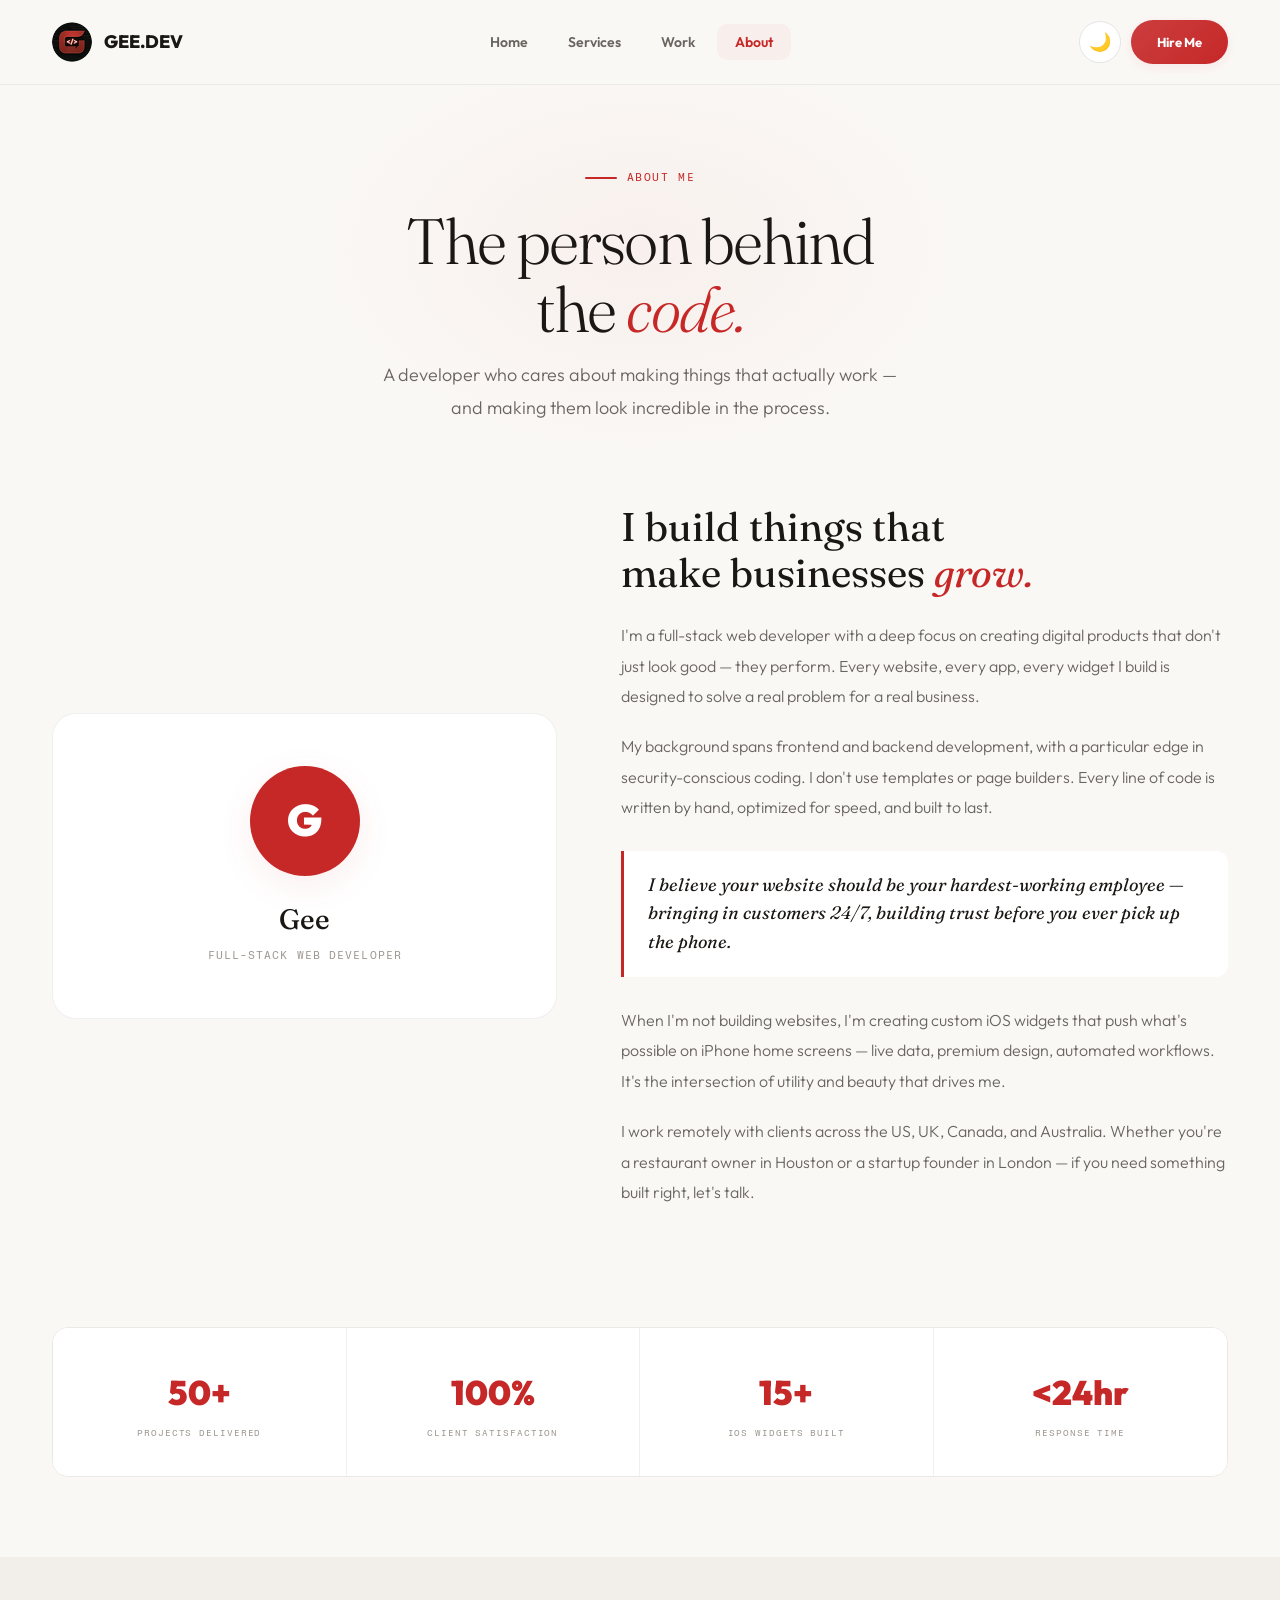
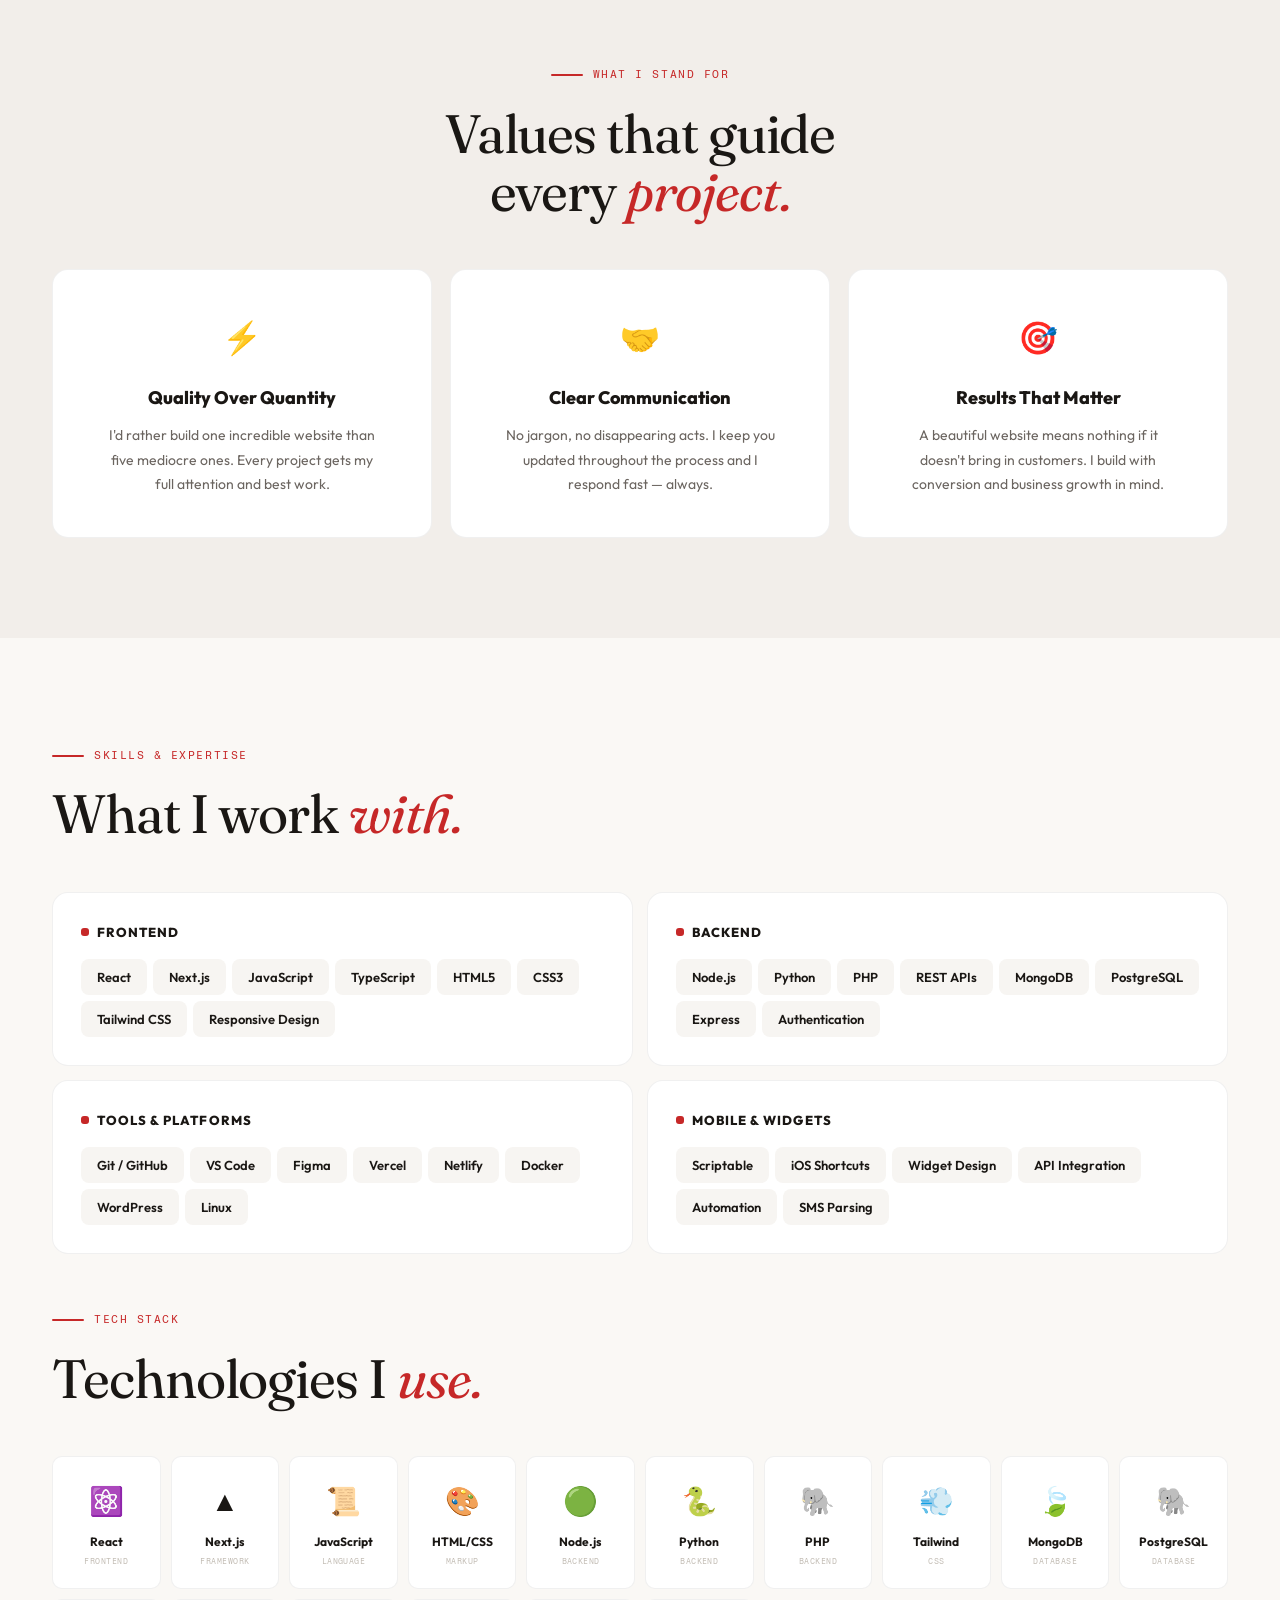
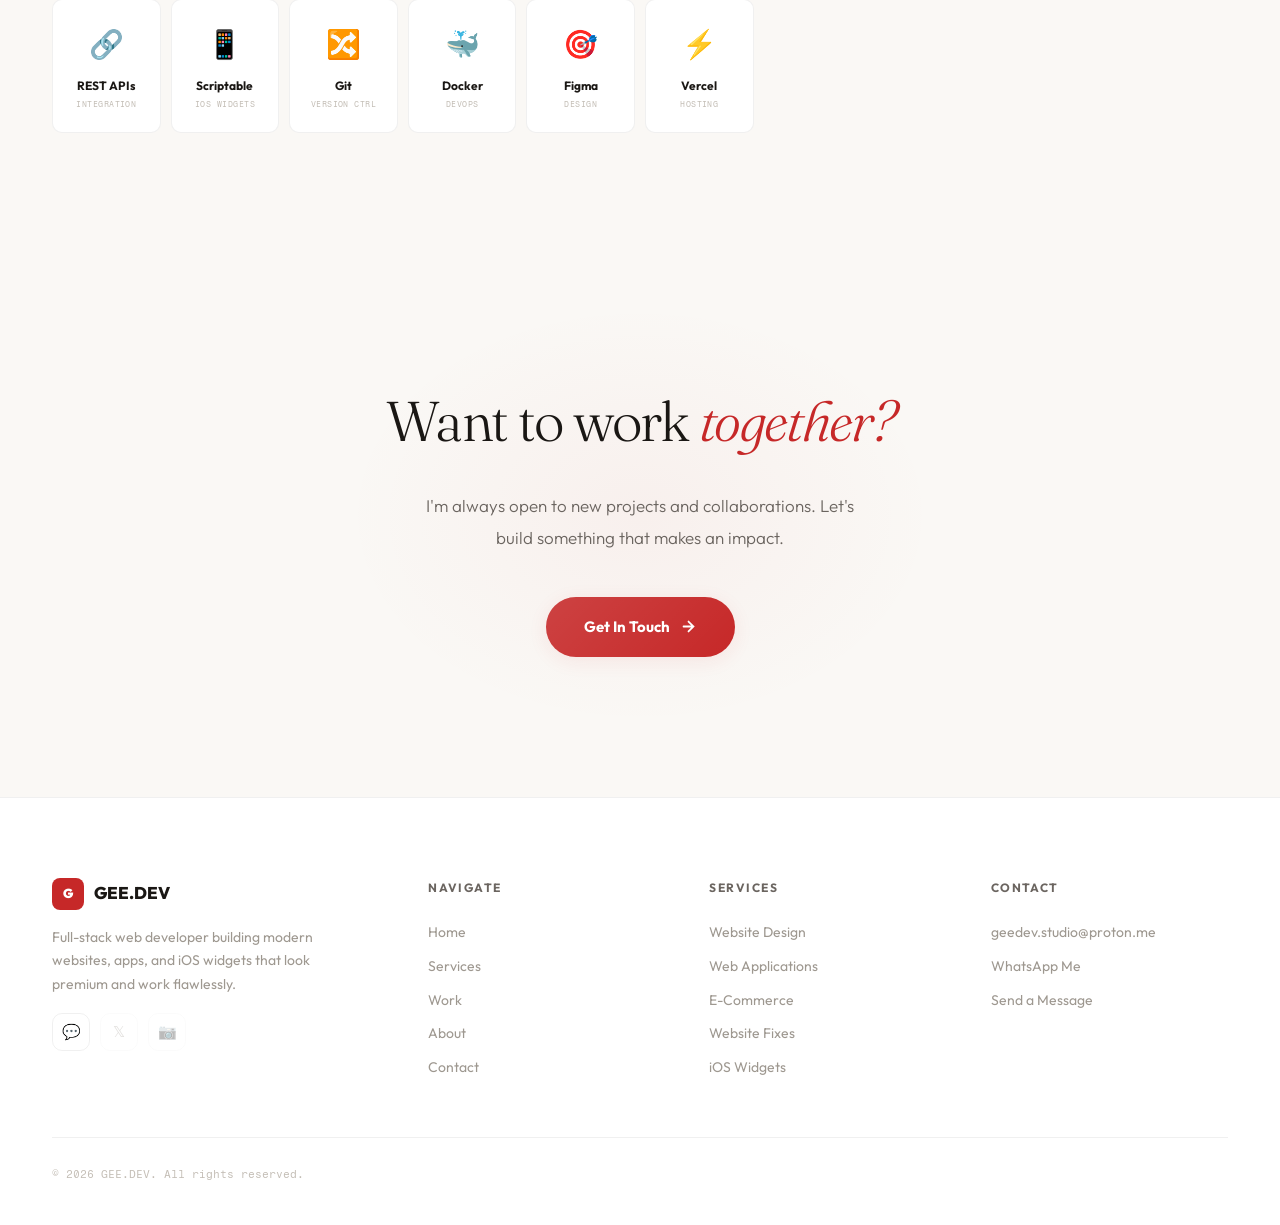
<file: about.html>
<!DOCTYPE html>
<html lang="en">
<head>
<meta charset="UTF-8">
<meta name="viewport" content="width=device-width, initial-scale=1.0">
<title>About - GEE.DEV</title>
<link rel="preconnect" href="https://fonts.googleapis.com">
<link rel="preconnect" href="https://fonts.gstatic.com" crossorigin>
<link href="https://fonts.googleapis.com/css2?family=Fraunces:ital,opsz,wght@0,9..144,300;0,9..144,400;0,9..144,500;0,9..144,600;0,9..144,700;1,9..144,300;1,9..144,400;1,9..144,500&family=Outfit:wght@200;300;400;500;600;700;800;900&family=Fragment+Mono:wght@400&display=swap" rel="stylesheet">
<link rel="stylesheet" href="nav-plus.css">


<style>
*,*::before,*::after{margin:0;padding:0;box-sizing:border-box}
:root{
--bg:#faf8f5;--bg2:#f2eeea;--surface:#fff;--surface2:#f7f5f2;--surface3:#ede9e4;
--accent:#c62828;--accent2:#b71c1c;--accent-b:#e53935;
--accent-dim:rgba(198,40,40,.04);--accent-mid:rgba(198,40,40,.1);--accent-glow:rgba(198,40,40,.08);
--warm:#c4956a;--warm-dim:rgba(196,149,106,.06);--warm-mid:rgba(196,149,106,.12);
--mint:#2e7d32;--mint-dim:rgba(46,125,50,.05);
--amber:#ef6c00;--amber-dim:rgba(239,108,0,.05);
--text:#1a1714;--text2:#6b6560;--text3:#9e9890;--text4:#c4beb6;
--border:rgba(0,0,0,.06);--border2:rgba(0,0,0,.1);--border3:rgba(0,0,0,.15);--border-h:rgba(198,40,40,.18);
--shadow-sm:0 2px 8px rgba(0,0,0,.04);--shadow-md:0 8px 24px rgba(0,0,0,.06);--shadow-lg:0 20px 48px rgba(0,0,0,.08);
--nav-bg:rgba(250,248,245,.92);
--fd:'Fraunces',serif;--fb:'Outfit',sans-serif;--fm:'Fragment Mono',monospace;
--r:16px;--rx:24px;--ease:cubic-bezier(.23,1,.32,1);
}
[data-theme="dark"]{
--bg:#0e0d10;--bg2:#141318;--surface:#18171e;--surface2:#1e1d26;--surface3:#26252e;
--accent:#ef5350;--accent2:#e53935;--accent-b:#ff6b6b;
--accent-dim:rgba(239,83,80,.05);--accent-mid:rgba(239,83,80,.12);--accent-glow:rgba(239,83,80,.1);
--text:#e8e4e0;--text2:#8a8680;--text3:#5a5650;--text4:#3a3630;
--border:rgba(255,255,255,.05);--border2:rgba(255,255,255,.08);--border3:rgba(255,255,255,.12);--border-h:rgba(239,83,80,.2);
--shadow-sm:0 2px 8px rgba(0,0,0,.15);--shadow-md:0 8px 24px rgba(0,0,0,.2);--shadow-lg:0 20px 48px rgba(0,0,0,.25);
--nav-bg:rgba(14,13,16,.92);
}
html{scroll-behavior:smooth;overflow-x:hidden}body{background:var(--bg);color:var(--text);font-family:var(--fb);font-size:16px;line-height:1.7;overflow-x:hidden;-webkit-font-smoothing:antialiased;transition:background .5s,color .4s}::selection{background:var(--accent);color:#fff}a{color:inherit;text-decoration:none}.container{max-width:1280px;margin:0 auto;padding:0 52px}
.nav{position:fixed;top:0;left:0;right:0;z-index:1000;padding:20px 0;background:var(--nav-bg);backdrop-filter:blur(24px);-webkit-backdrop-filter:blur(24px);border-bottom:1px solid var(--border);transition:padding .4s,box-shadow .3s}.nav.scrolled{padding:12px 0;box-shadow:var(--shadow-sm)}.nav-inner{max-width:1280px;margin:0 auto;padding:0 52px;display:flex;align-items:center;justify-content:space-between}.nav-logo{display:flex;align-items:center;gap:12px}.nav-logo-icon{width:40px;height:40px;border-radius:10px;background:var(--accent);display:flex;align-items:center;justify-content:center;font-weight:900;font-size:17px;color:#fff;box-shadow:0 4px 16px var(--accent-glow);transition:transform .4s;position:relative;overflow:hidden}.nav-logo-icon::after{content:'';position:absolute;inset:0;background:linear-gradient(135deg,rgba(255,255,255,.15),transparent)}.nav-logo:hover .nav-logo-icon{transform:rotate(-6deg) scale(1.08)}.nav-logo-text{font-weight:800;font-size:18px}.nav-links{display:flex;gap:4px;list-style:none}.nav-links a{font-size:14px;font-weight:600;color:var(--text2);padding:9px 18px;border-radius:10px;transition:all .3s}.nav-links a:hover{color:var(--text);background:var(--accent-dim)}.nav-links a.active{color:var(--accent);background:var(--accent-dim)}.nav-right{display:flex;align-items:center;gap:10px}.nav-hire{padding:11px 26px;background:var(--accent);color:#fff;border-radius:100px;font-weight:700;font-size:13px;transition:all .4s;box-shadow:0 3px 12px var(--accent-glow);position:relative;overflow:hidden}.nav-hire::before{content:'';position:absolute;inset:0;background:linear-gradient(135deg,rgba(255,255,255,.1),transparent)}.nav-hire:hover{background:var(--accent2);transform:translateY(-1px)}.theme-btn{width:42px;height:42px;border-radius:50%;border:1px solid var(--border2);background:var(--surface);display:flex;align-items:center;justify-content:center;cursor:pointer;transition:all .3s;font-size:18px}.theme-btn:hover{border-color:var(--accent-mid);transform:scale(1.08)}.hamburger{display:none;width:42px;height:42px;border-radius:10px;border:1px solid var(--border2);background:var(--surface);align-items:center;justify-content:center;cursor:pointer;flex-direction:column;gap:5px;padding:12px}.hamburger span{display:block;width:100%;height:2px;background:var(--text);border-radius:2px}

/* PAGE */
.page-hero{padding:160px 0 80px;text-align:center;position:relative}
.page-hero::before{content:'';position:absolute;top:0;left:50%;transform:translateX(-50%);width:800px;height:500px;background:radial-gradient(ellipse,var(--accent-dim),transparent 60%);pointer-events:none}
.ph-tag{display:inline-flex;align-items:center;gap:10px;font-family:var(--fm);font-size:11px;color:var(--accent);letter-spacing:.14em;text-transform:uppercase;margin-bottom:20px;position:relative}.ph-tag::before{content:'';width:32px;height:2px;background:var(--accent);border-radius:2px}
.ph-title{font-family:var(--fd);font-size:clamp(40px,5.5vw,64px);font-weight:300;line-height:1.05;letter-spacing:-.03em;margin-bottom:16px;position:relative}.ph-title em{font-style:italic;color:var(--accent)}
.ph-sub{font-size:18px;color:var(--text2);max-width:520px;margin:0 auto;line-height:1.85;font-weight:300;position:relative}

/* STORY */
.story-grid{display:grid;grid-template-columns:1fr 1.2fr;gap:64px;align-items:center}
.story-visual{background:var(--surface);border:1px solid var(--border);border-radius:var(--rx);padding:52px;text-align:center;transition:all .4s}
.story-avatar{width:110px;height:110px;border-radius:50%;background:var(--accent);display:flex;align-items:center;justify-content:center;font-size:44px;font-weight:900;color:#fff;margin:0 auto 20px;box-shadow:0 10px 36px var(--accent-glow)}
.story-name{font-family:var(--fd);font-size:28px;font-weight:500;margin-bottom:4px}
.story-role{font-family:var(--fm);font-size:11px;color:var(--text3);letter-spacing:.1em;text-transform:uppercase}
.story-content h2{font-family:var(--fd);font-size:clamp(28px,3.5vw,40px);font-weight:400;line-height:1.15;margin-bottom:24px}
.story-content h2 em{font-style:italic;color:var(--accent)}
.story-text{font-size:16px;color:var(--text2);line-height:1.9;margin-bottom:20px;font-weight:300}
.story-hl{background:var(--surface);border-left:3px solid var(--accent);padding:20px 24px;border-radius:0 12px 12px 0;margin:28px 0;font-family:var(--fd);font-size:18px;font-style:italic;line-height:1.6;transition:background .4s}

/* STATS */
.stats-grid{display:grid;grid-template-columns:repeat(4,1fr);gap:0;border-radius:var(--r);overflow:hidden;border:1px solid var(--border);transition:border-color .4s}
.stat{padding:36px 20px;background:var(--surface);text-align:center;border-right:1px solid var(--border);transition:all .4s}.stat:last-child{border-right:none}.stat:hover{background:var(--surface2)}
.stat-val{font-size:34px;font-weight:900;color:var(--accent);margin-bottom:3px}
.stat-lbl{font-family:var(--fm);font-size:9px;color:var(--text3);letter-spacing:.1em;text-transform:uppercase}

/* VALUES */
.values-grid{display:grid;grid-template-columns:repeat(3,1fr);gap:18px}
.val-card{background:var(--surface);border:1px solid var(--border);border-radius:var(--r);padding:40px 30px;text-align:center;transition:all .5s var(--ease)}
.val-card:hover{border-color:var(--border-h);transform:translateY(-4px);box-shadow:var(--shadow-lg)}
.val-icon{font-size:32px;margin-bottom:18px}
.val-title{font-weight:800;font-size:18px;margin-bottom:10px}
.val-desc{font-size:14px;color:var(--text2);line-height:1.75;max-width:270px;margin:0 auto}

/* SKILLS */
.sh-tag{display:inline-flex;align-items:center;gap:10px;font-family:var(--fm);font-size:11px;color:var(--accent);letter-spacing:.14em;text-transform:uppercase;margin-bottom:20px}.sh-tag::before{content:'';width:32px;height:2px;background:var(--accent);border-radius:2px}
.sh-title{font-family:var(--fd);font-size:clamp(34px,4.5vw,54px);font-weight:400;line-height:1.08;letter-spacing:-.02em;margin-bottom:16px}.sh-title em{font-style:italic;color:var(--accent)}
.skills-grid{display:grid;grid-template-columns:1fr 1fr;gap:14px}
.skill-box{background:var(--surface);border:1px solid var(--border);border-radius:var(--r);padding:28px;transition:all .4s}
.skill-box:hover{border-color:var(--border2)}
.skill-box-title{font-weight:800;font-size:13px;text-transform:uppercase;letter-spacing:.08em;margin-bottom:16px;display:flex;align-items:center;gap:8px}
.skill-box-title::before{content:'';width:8px;height:8px;border-radius:3px;background:var(--accent)}
.skill-items{display:flex;flex-wrap:wrap;gap:6px}
.skill-item{padding:7px 16px;border-radius:8px;background:var(--surface2);font-size:13px;font-weight:600;transition:all .3s}.skill-item:hover{background:var(--accent-dim);color:var(--accent)}
.stack-grid{display:grid;grid-template-columns:repeat(auto-fill,minmax(108px,1fr));gap:10px}
.stack-item{background:var(--surface);border:1px solid var(--border);border-radius:10px;padding:20px 12px;text-align:center;transition:all .4s var(--ease)}.stack-item:hover{border-color:var(--border-h);transform:translateY(-3px);background:var(--accent-dim);box-shadow:var(--shadow-md)}
.stack-icon{font-size:28px;margin-bottom:8px;display:block;transition:transform .3s}.stack-item:hover .stack-icon{transform:scale(1.15)}
.stack-name{font-size:12px;font-weight:700}.stack-sub{font-family:var(--fm);font-size:8px;color:var(--text4);margin-top:2px;text-transform:uppercase;letter-spacing:.06em}

/* CTA */
.btn-p{display:inline-flex;align-items:center;gap:10px;padding:17px 38px;background:var(--accent);color:#fff;border-radius:100px;font-weight:700;font-size:15px;transition:all .4s;box-shadow:0 4px 20px var(--accent-glow);border:none;cursor:pointer;font-family:var(--fb);position:relative;overflow:hidden}.btn-p::before{content:'';position:absolute;inset:0;background:linear-gradient(135deg,rgba(255,255,255,.12),transparent)}.btn-p:hover{background:var(--accent2);transform:translateY(-2px)}.btn-p svg{width:17px;height:17px}

/* FOOTER */
.footer{padding:80px 0 40px;border-top:1px solid var(--border);background:var(--surface);transition:all .4s}.footer-grid{display:grid;grid-template-columns:1.4fr 1fr 1fr 1fr;gap:44px;margin-bottom:52px}.footer-brand{display:flex;align-items:center;gap:10px;margin-bottom:16px}.footer-brand-icon{width:32px;height:32px;border-radius:8px;background:var(--accent);display:flex;align-items:center;justify-content:center;font-weight:900;font-size:13px;color:#fff}.footer-brand-text{font-weight:800;font-size:17px}.footer-desc{font-size:14px;color:var(--text3);line-height:1.7;max-width:280px;margin-bottom:16px}.footer-social{display:flex;gap:10px}.footer-social a{width:38px;height:38px;border-radius:10px;border:1px solid var(--border);display:flex;align-items:center;justify-content:center;font-size:15px;color:var(--text3);transition:all .3s}.footer-social a:hover{background:var(--accent-dim);border-color:var(--accent-mid);color:var(--accent)}.footer-social a.off{pointer-events:none;opacity:.3}.footer-title{font-size:12px;font-weight:700;letter-spacing:.12em;text-transform:uppercase;color:var(--text2);margin-bottom:18px}.footer-link{display:block;font-size:14px;color:var(--text3);padding:5px 0;transition:color .3s}.footer-link:hover{color:var(--accent)}.footer-bottom{display:flex;justify-content:space-between;align-items:center;padding-top:28px;border-top:1px solid var(--border)}.footer-copy{font-family:var(--fm);font-size:11px;color:var(--text4)}

@media(max-width:1100px){.container{padding:0 36px}.nav-inner{padding:0 36px}.story-grid{grid-template-columns:1fr;gap:40px}.story-visual{max-width:340px;margin:0 auto}.skills-grid{grid-template-columns:1fr}.stats-grid{grid-template-columns:1fr 1fr}.stat:nth-child(2){border-right:none}.stat:nth-child(1),.stat:nth-child(2){border-bottom:1px solid var(--border)}.footer-grid{grid-template-columns:1fr 1fr}}
@media(max-width:768px){.container{padding:0 20px}.nav-inner{padding:0 20px}.nav-links,.nav-hire{display:none}.hamburger{display:flex}.page-hero{padding:130px 0 60px}.values-grid{grid-template-columns:1fr}.stats-grid{grid-template-columns:1fr}.stat{border-right:none;border-bottom:1px solid var(--border)}.stat:last-child{border-bottom:none}.stack-grid{grid-template-columns:repeat(3,1fr)}.footer-grid{grid-template-columns:1fr}.footer-bottom{flex-direction:column;gap:14px;text-align:center}}
</style>
</head>
<body>

<nav class="nav" id="nav"><div class="nav-inner">
<a href="index.html" class="nav-logo"><div class="nav-logo-icon">G</div><span class="nav-logo-text">GEE.DEV</span></a>
<ul class="nav-links"><li><a href="index.html">Home</a></li><li><a href="services.html">Services</a></li><li><a href="work.html">Work</a></li><li><a href="about.html" class="active">About</a></li></ul>
<div class="nav-right"><button class="theme-btn" id="themeBtn" title="Toggle theme"><span class="theme-icon">🌙</span></button><a href="contact.html" class="nav-hire">Hire Me</a><button class="hamburger" id="burger"><span></span><span></span><span></span></button></div>
</div></nav>

<section class="page-hero"><div class="container">
<div class="ph-tag" style="justify-content:center">About Me</div>
<h1 class="ph-title">The person behind<br>the <em>code.</em></h1>
<p class="ph-sub">A developer who cares about making things that actually work — and making them look incredible in the process.</p>
</div></section>

<section style="padding:0 0 100px"><div class="container"><div class="story-grid">
<div class="story-visual"><div class="story-avatar">G</div><div class="story-name">Gee</div><div class="story-role">Full-Stack Web Developer</div></div>
<div class="story-content">
<h2>I build things that<br>make businesses <em>grow.</em></h2>
<p class="story-text">I'm a full-stack web developer with a deep focus on creating digital products that don't just look good — they perform. Every website, every app, every widget I build is designed to solve a real problem for a real business.</p>
<p class="story-text">My background spans frontend and backend development, with a particular edge in security-conscious coding. I don't use templates or page builders. Every line of code is written by hand, optimized for speed, and built to last.</p>
<div class="story-hl">I believe your website should be your hardest-working employee — bringing in customers 24/7, building trust before you ever pick up the phone.</div>
<p class="story-text">When I'm not building websites, I'm creating custom iOS widgets that push what's possible on iPhone home screens — live data, premium design, automated workflows. It's the intersection of utility and beauty that drives me.</p>
<p class="story-text">I work remotely with clients across the US, UK, Canada, and Australia. Whether you're a restaurant owner in Houston or a startup founder in London — if you need something built right, let's talk.</p>
</div>
</div></div></section>

<section style="padding:0 0 80px"><div class="container"><div class="stats-grid">
<div class="stat"><div class="stat-val">50+</div><div class="stat-lbl">Projects Delivered</div></div>
<div class="stat"><div class="stat-val">100%</div><div class="stat-lbl">Client Satisfaction</div></div>
<div class="stat"><div class="stat-val">15+</div><div class="stat-lbl">iOS Widgets Built</div></div>
<div class="stat"><div class="stat-val">&lt;24hr</div><div class="stat-lbl">Response Time</div></div>
</div></div></section>

<section style="padding:100px 0;background:var(--bg2);transition:background .4s"><div class="container">
<div style="text-align:center;margin-bottom:48px"><div class="sh-tag" style="justify-content:center">What I Stand For</div><h2 class="sh-title" style="margin:0 auto">Values that guide<br>every <em>project.</em></h2></div>
<div class="values-grid">
<div class="val-card"><div class="val-icon">⚡</div><h3 class="val-title">Quality Over Quantity</h3><p class="val-desc">I'd rather build one incredible website than five mediocre ones. Every project gets my full attention and best work.</p></div>
<div class="val-card"><div class="val-icon">🤝</div><h3 class="val-title">Clear Communication</h3><p class="val-desc">No jargon, no disappearing acts. I keep you updated throughout the process and I respond fast — always.</p></div>
<div class="val-card"><div class="val-icon">🎯</div><h3 class="val-title">Results That Matter</h3><p class="val-desc">A beautiful website means nothing if it doesn't bring in customers. I build with conversion and business growth in mind.</p></div>
</div>
</div></section>

<section style="padding:100px 0"><div class="container">
<div style="margin-bottom:48px"><div class="sh-tag">Skills & Expertise</div><h2 class="sh-title">What I work <em>with.</em></h2></div>
<div class="skills-grid" style="margin-bottom:48px">
<div class="skill-box"><div class="skill-box-title">Frontend</div><div class="skill-items"><span class="skill-item">React</span><span class="skill-item">Next.js</span><span class="skill-item">JavaScript</span><span class="skill-item">TypeScript</span><span class="skill-item">HTML5</span><span class="skill-item">CSS3</span><span class="skill-item">Tailwind CSS</span><span class="skill-item">Responsive Design</span></div></div>
<div class="skill-box"><div class="skill-box-title">Backend</div><div class="skill-items"><span class="skill-item">Node.js</span><span class="skill-item">Python</span><span class="skill-item">PHP</span><span class="skill-item">REST APIs</span><span class="skill-item">MongoDB</span><span class="skill-item">PostgreSQL</span><span class="skill-item">Express</span><span class="skill-item">Authentication</span></div></div>
<div class="skill-box"><div class="skill-box-title">Tools & Platforms</div><div class="skill-items"><span class="skill-item">Git / GitHub</span><span class="skill-item">VS Code</span><span class="skill-item">Figma</span><span class="skill-item">Vercel</span><span class="skill-item">Netlify</span><span class="skill-item">Docker</span><span class="skill-item">WordPress</span><span class="skill-item">Linux</span></div></div>
<div class="skill-box"><div class="skill-box-title">Mobile & Widgets</div><div class="skill-items"><span class="skill-item">Scriptable</span><span class="skill-item">iOS Shortcuts</span><span class="skill-item">Widget Design</span><span class="skill-item">API Integration</span><span class="skill-item">Automation</span><span class="skill-item">SMS Parsing</span></div></div>
</div>

<div style="margin-bottom:48px"><div class="sh-tag">Tech Stack</div><h2 class="sh-title">Technologies I <em>use.</em></h2></div>
<div class="stack-grid">
<div class="stack-item"><span class="stack-icon">⚛️</span><div class="stack-name">React</div><div class="stack-sub">Frontend</div></div>
<div class="stack-item"><span class="stack-icon">▲</span><div class="stack-name">Next.js</div><div class="stack-sub">Framework</div></div>
<div class="stack-item"><span class="stack-icon">📜</span><div class="stack-name">JavaScript</div><div class="stack-sub">Language</div></div>
<div class="stack-item"><span class="stack-icon">🎨</span><div class="stack-name">HTML/CSS</div><div class="stack-sub">Markup</div></div>
<div class="stack-item"><span class="stack-icon">🟢</span><div class="stack-name">Node.js</div><div class="stack-sub">Backend</div></div>
<div class="stack-item"><span class="stack-icon">🐍</span><div class="stack-name">Python</div><div class="stack-sub">Backend</div></div>
<div class="stack-item"><span class="stack-icon">🐘</span><div class="stack-name">PHP</div><div class="stack-sub">Backend</div></div>
<div class="stack-item"><span class="stack-icon">💨</span><div class="stack-name">Tailwind</div><div class="stack-sub">CSS</div></div>
<div class="stack-item"><span class="stack-icon">🍃</span><div class="stack-name">MongoDB</div><div class="stack-sub">Database</div></div>
<div class="stack-item"><span class="stack-icon">🐘</span><div class="stack-name">PostgreSQL</div><div class="stack-sub">Database</div></div>
<div class="stack-item"><span class="stack-icon">🔗</span><div class="stack-name">REST APIs</div><div class="stack-sub">Integration</div></div>
<div class="stack-item"><span class="stack-icon">📱</span><div class="stack-name">Scriptable</div><div class="stack-sub">iOS Widgets</div></div>
<div class="stack-item"><span class="stack-icon">🔀</span><div class="stack-name">Git</div><div class="stack-sub">Version Ctrl</div></div>
<div class="stack-item"><span class="stack-icon">🐳</span><div class="stack-name">Docker</div><div class="stack-sub">DevOps</div></div>
<div class="stack-item"><span class="stack-icon">🎯</span><div class="stack-name">Figma</div><div class="stack-sub">Design</div></div>
<div class="stack-item"><span class="stack-icon">⚡</span><div class="stack-name">Vercel</div><div class="stack-sub">Hosting</div></div>
</div>
</div></section>

<section style="padding:140px 0;text-align:center;position:relative;overflow:hidden"><div style="position:absolute;top:50%;left:50%;transform:translate(-50%,-50%);width:700px;height:500px;background:radial-gradient(ellipse,var(--accent-dim),transparent 60%);pointer-events:none"></div><div class="container" style="position:relative">
<h2 style="font-family:var(--fd);font-size:clamp(38px,5vw,56px);font-weight:300;margin-bottom:22px;letter-spacing:-.03em">Want to work <em style="font-style:italic;color:var(--accent)">together?</em></h2>
<p style="font-size:17px;color:var(--text2);max-width:460px;margin:0 auto 44px;line-height:1.85;font-weight:300">I'm always open to new projects and collaborations. Let's build something that makes an impact.</p>
<a href="contact.html" class="btn-p"><span>Get In Touch</span> <svg viewBox="0 0 24 24" fill="none" stroke="currentColor" stroke-width="2.5" stroke-linecap="round"><path d="M5 12h14M12 5l7 7-7 7"/></svg></a>
</div></section>

<footer class="footer"><div class="container">
<div class="footer-grid">
<div><div class="footer-brand"><div class="footer-brand-icon">G</div><span class="footer-brand-text">GEE.DEV</span></div><p class="footer-desc">Full-stack web developer building modern websites, apps, and iOS widgets that look premium and work flawlessly.</p><div class="footer-social"><a href="https://wa.me/2348125211436" target="_blank">💬</a><a href="#" class="off">𝕏</a><a href="#" class="off">📷</a></div></div>
<div><div class="footer-title">Navigate</div><a href="index.html" class="footer-link">Home</a><a href="services.html" class="footer-link">Services</a><a href="work.html" class="footer-link">Work</a><a href="about.html" class="footer-link">About</a><a href="contact.html" class="footer-link">Contact</a></div>
<div><div class="footer-title">Services</div><a href="services.html" class="footer-link">Website Design</a><a href="services.html" class="footer-link">Web Applications</a><a href="services.html" class="footer-link">E-Commerce</a><a href="services.html" class="footer-link">Website Fixes</a><a href="services.html" class="footer-link">iOS Widgets</a></div>
<div><div class="footer-title">Contact</div><a href="mailto:studio.geedev@gmail.com" class="footer-link">studio.geedev@gmail.com</a><a href="https://wa.me/2348125211436" target="_blank" class="footer-link">WhatsApp Me</a><a href="contact.html" class="footer-link">Send a Message</a></div>
</div>
<div class="footer-bottom"><div class="footer-copy">© 2026 GEE.DEV. All rights reserved.</div></div>
</div></footer>

<script>
(function(){'use strict';
var n=document.getElementById('nav');
window.addEventListener('scroll',function(){n.classList.toggle('scrolled',window.scrollY>50)});
function getTheme(){return localStorage.getItem('geedev-theme')||'light'}
function applyTheme(t){
document.documentElement.setAttribute('data-theme',t);
localStorage.setItem('geedev-theme',t);
document.querySelectorAll('.theme-icon').forEach(function(el){el.textContent=t==='dark'?'☀️':'🌙'});
}
applyTheme(getTheme());
document.getElementById('themeBtn').addEventListener('click',function(){applyTheme(getTheme()==='dark'?'light':'dark')});
})();
</script>
<script src="menu.js"></script>
<script src="logo.js"></script>
<script src="nav-plus.js"></script>
<script src="email-fix.js"></script>



</body>
</html>
</file>
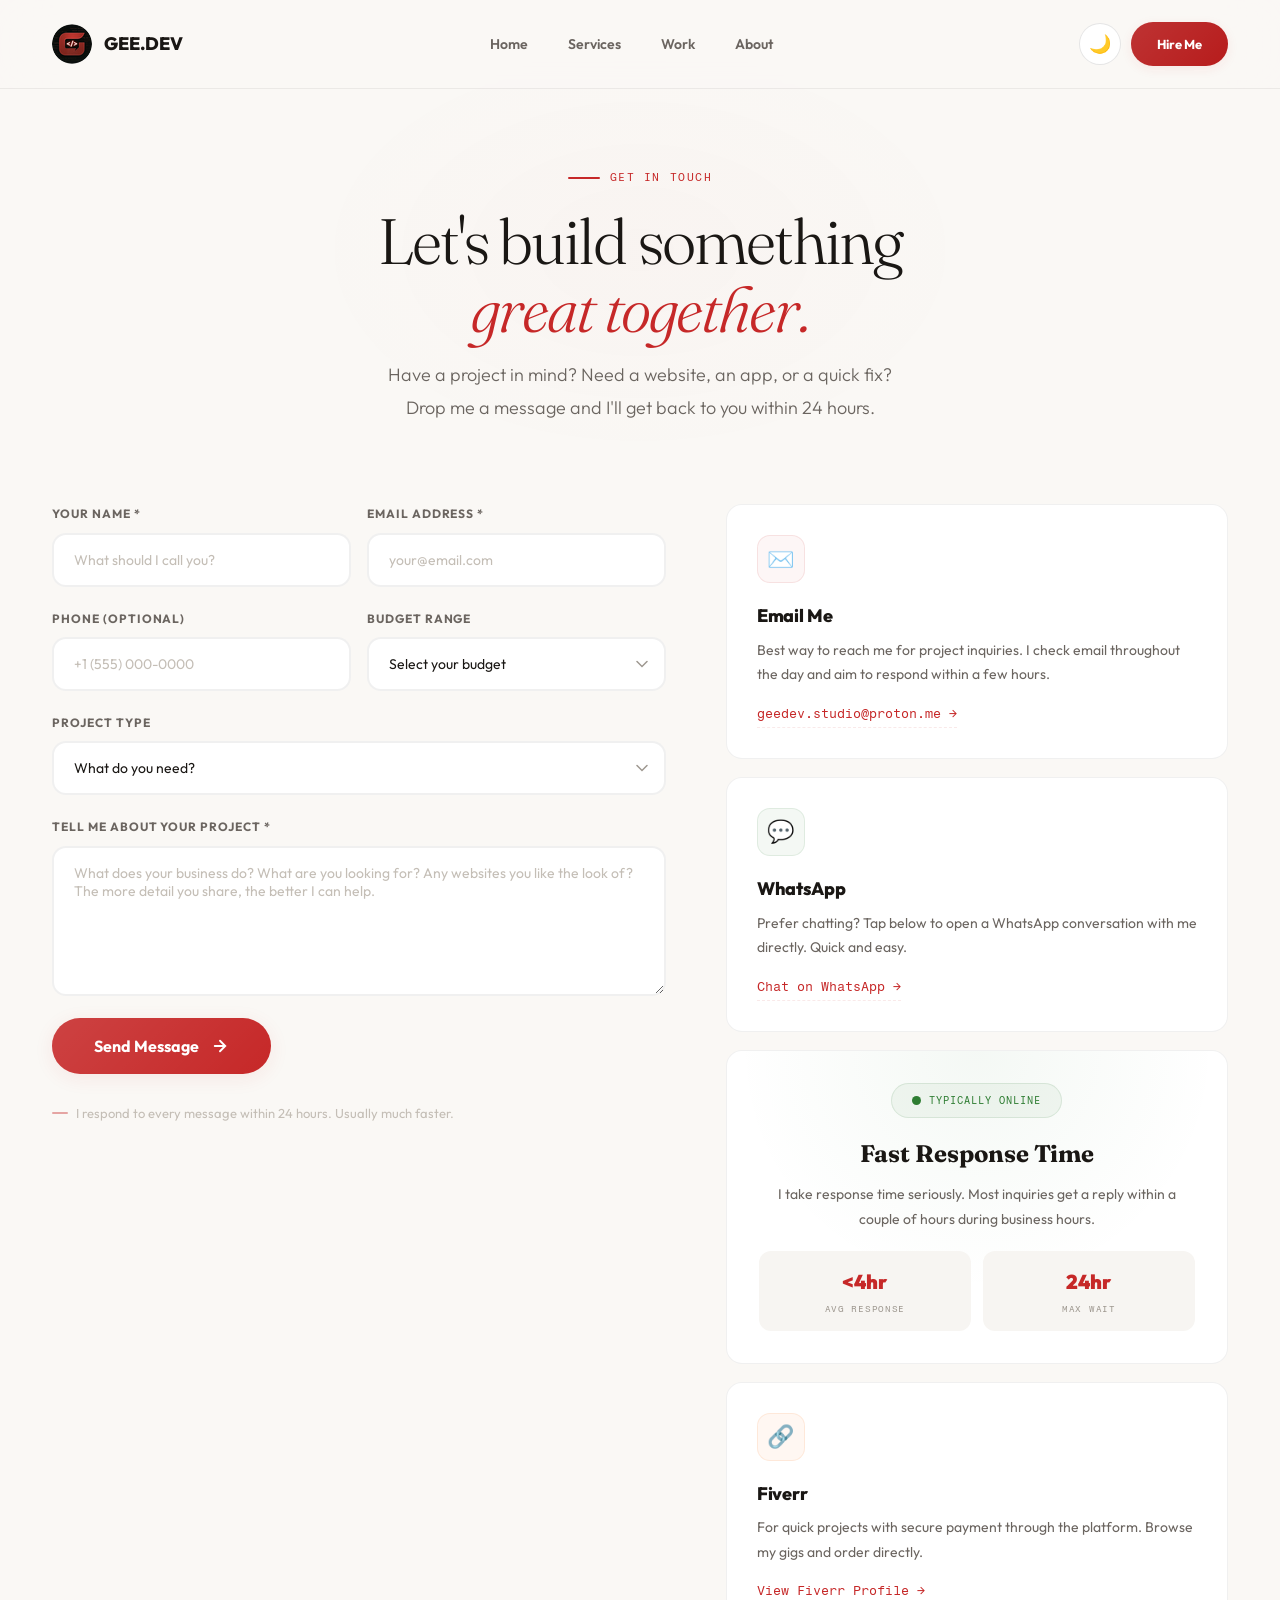
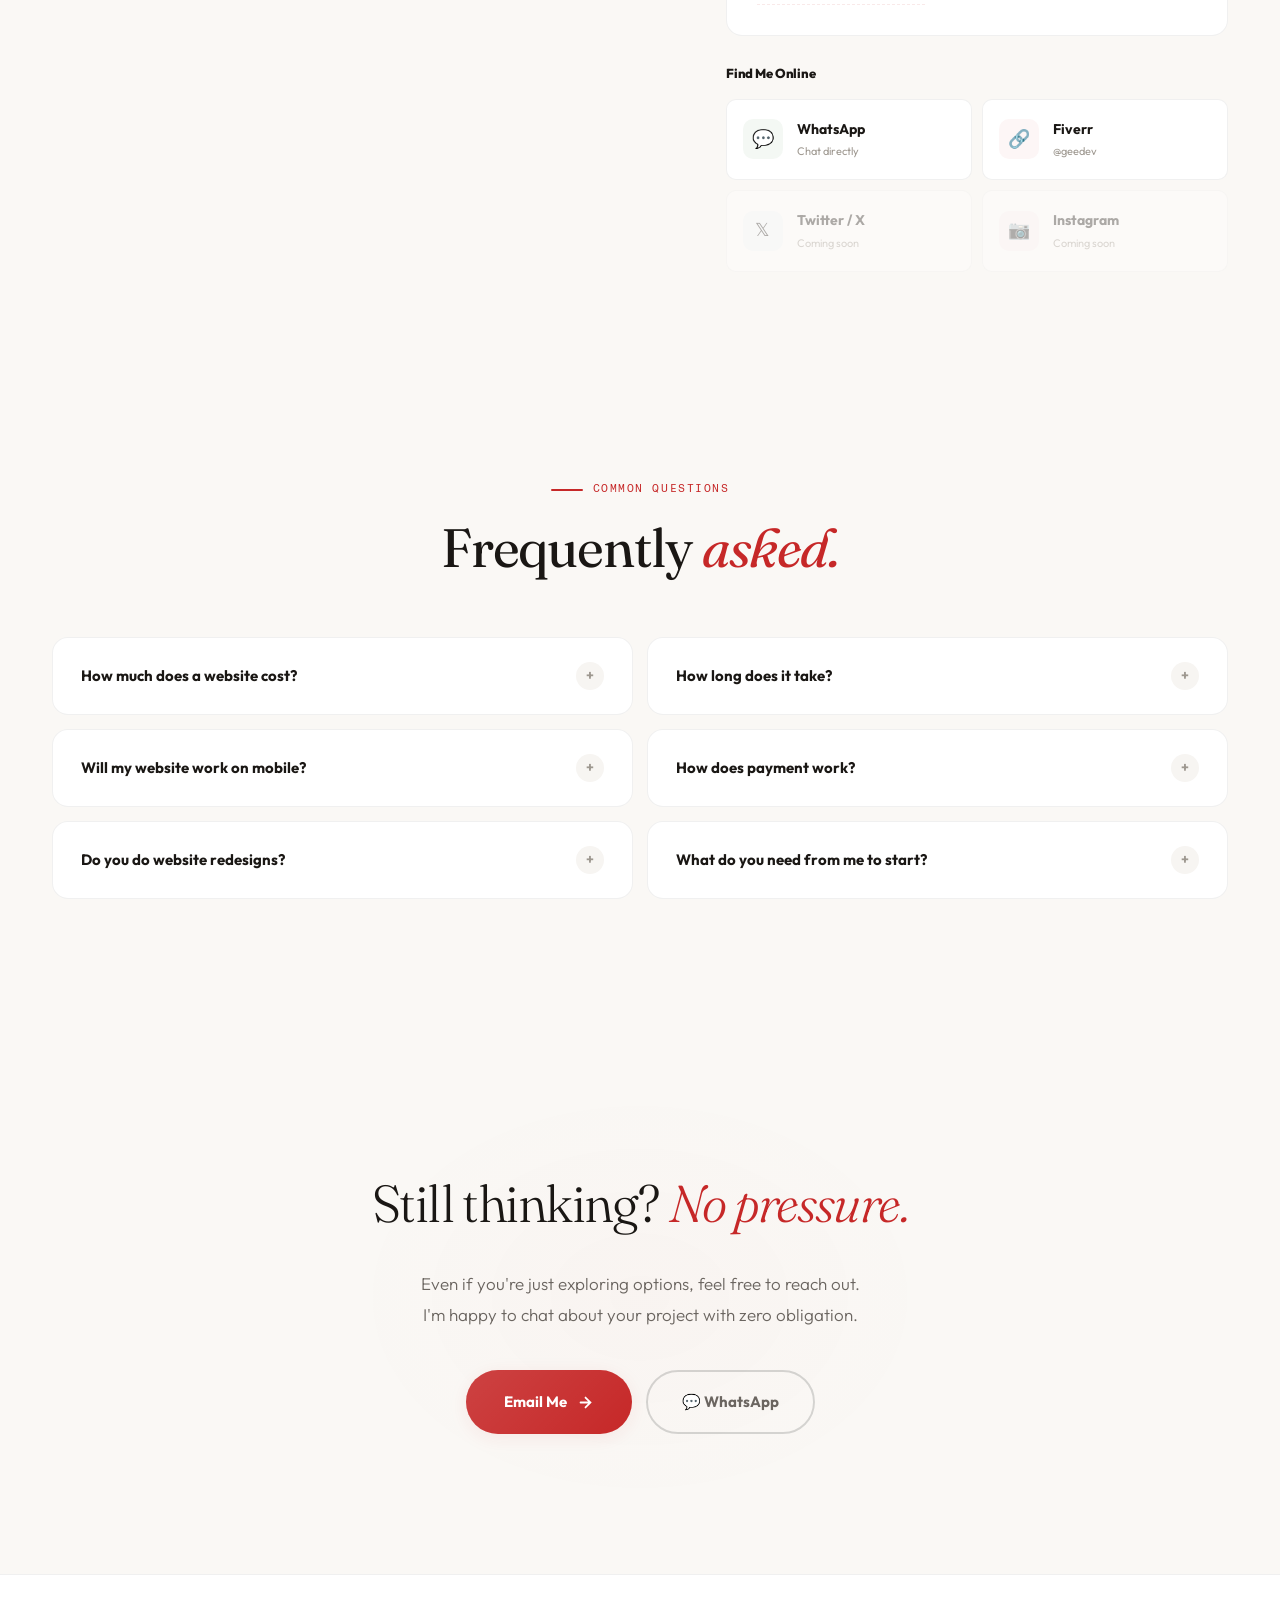
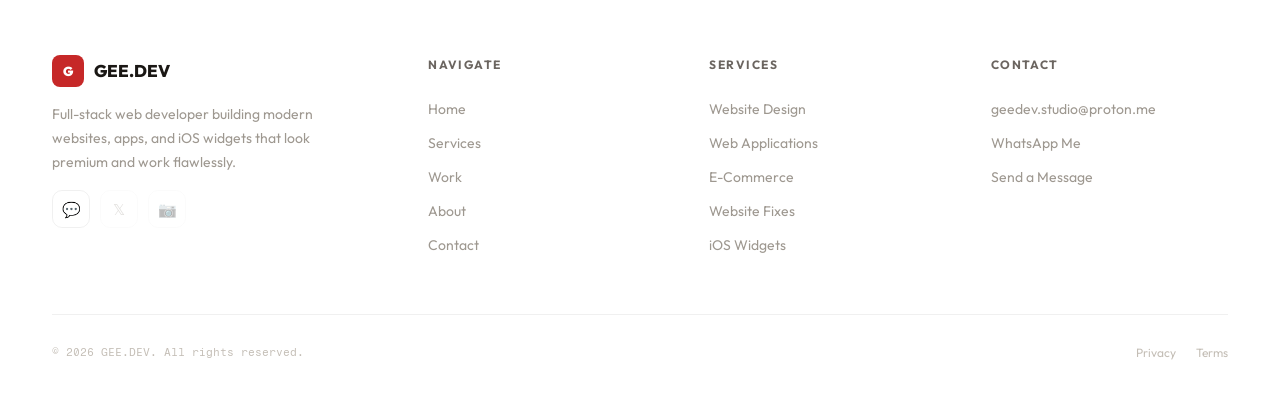
<file: contact.html>
<!DOCTYPE html>
<html lang="en">
<head>
<meta charset="UTF-8">
<meta name="viewport" content="width=device-width, initial-scale=1.0">
<title>Contact — GEE.DEV</title>
<link rel="preconnect" href="https://fonts.googleapis.com">
<link rel="preconnect" href="https://fonts.gstatic.com" crossorigin>
<link href="https://fonts.googleapis.com/css2?family=Fraunces:ital,opsz,wght@0,9..144,300;0,9..144,400;0,9..144,500;0,9..144,600;0,9..144,700;1,9..144,300;1,9..144,400;1,9..144,500&family=Outfit:wght@200;300;400;500;600;700;800;900&family=Fragment+Mono:wght@400&display=swap" rel="stylesheet">
<link rel="stylesheet" href="nav-plus.css">

<style>
/* ═══ FULL DESIGN SYSTEM (same as index) ═══ */
*,*::before,*::after{margin:0;padding:0;box-sizing:border-box}
:root{
  --bg:#faf8f5;--bg2:#f2eeea;--bg3:#e8e4de;
  --surface:#ffffff;--surface2:#f7f5f2;--surface3:#ede9e4;
  --dark:#1a1714;--dark2:#2c2824;--dark3:#3d3832;
  --accent:#c62828;--accent2:#b71c1c;--accent-b:#e53935;--accent-light:#ef5350;
  --accent-dim:rgba(198,40,40,.04);--accent-mid:rgba(198,40,40,.1);--accent-glow:rgba(198,40,40,.08);--accent-strong:rgba(198,40,40,.18);
  --warm:#c4956a;--warm2:#d4a574;--warm-dim:rgba(196,149,106,.06);--warm-mid:rgba(196,149,106,.12);
  --mint:#2e7d32;--mint-dim:rgba(46,125,50,.05);
  --blue:#1565c0;--blue-dim:rgba(21,101,192,.05);
  --amber:#ef6c00;--amber-dim:rgba(239,108,0,.05);
  --pink:#ad1457;--pink-dim:rgba(173,20,87,.05);
  --sky:#0277bd;--sky-dim:rgba(2,119,189,.05);
  --gold:#f9a825;--gold-dim:rgba(249,168,37,.05);
  --text:#1a1714;--text2:#6b6560;--text3:#9e9890;--text4:#c4beb6;
  --border:rgba(0,0,0,.06);--border2:rgba(0,0,0,.1);--border3:rgba(0,0,0,.15);--border-h:rgba(198,40,40,.18);
  --shadow-sm:0 2px 8px rgba(0,0,0,.04);--shadow-md:0 8px 24px rgba(0,0,0,.06);--shadow-lg:0 20px 48px rgba(0,0,0,.08);--shadow-xl:0 32px 72px rgba(0,0,0,.1);
  --glass:rgba(255,255,255,.8);--nav-bg:rgba(250,248,245,.88);
  --fd:'Fraunces',serif;--fb:'Outfit',sans-serif;--fm:'Fragment Mono',monospace;
  --r:16px;--rs:10px;--rx:24px;--ease:cubic-bezier(.23,1,.32,1);--ease2:cubic-bezier(.4,0,.2,1);
}
[data-theme="dark"]{
  --bg:#0e0d10;--bg2:#141318;--bg3:#1a1920;
  --surface:#18171e;--surface2:#1e1d26;--surface3:#26252e;
  --dark:#f0ece8;--dark2:#d8d4ce;--dark3:#b8b4ae;
  --accent:#ef5350;--accent2:#e53935;--accent-b:#ff6b6b;--accent-light:#ff8a80;
  --accent-dim:rgba(239,83,80,.05);--accent-mid:rgba(239,83,80,.12);--accent-glow:rgba(239,83,80,.1);--accent-strong:rgba(239,83,80,.2);
  --text:#e8e4e0;--text2:#8a8680;--text3:#5a5650;--text4:#3a3630;
  --border:rgba(255,255,255,.05);--border2:rgba(255,255,255,.08);--border3:rgba(255,255,255,.12);--border-h:rgba(239,83,80,.2);
  --shadow-sm:0 2px 8px rgba(0,0,0,.15);--shadow-md:0 8px 24px rgba(0,0,0,.2);--shadow-lg:0 20px 48px rgba(0,0,0,.25);--shadow-xl:0 32px 72px rgba(0,0,0,.3);
  --glass:rgba(14,13,16,.85);--nav-bg:rgba(14,13,16,.88);
}
html{scroll-behavior:smooth}
body{background:var(--bg);color:var(--text);font-family:var(--fb);font-size:16px;line-height:1.7;overflow-x:hidden;-webkit-font-smoothing:antialiased;transition:background .5s var(--ease2),color .4s}
::selection{background:var(--accent);color:#fff}a{color:inherit;text-decoration:none}
body::after{content:'';position:fixed;inset:0;z-index:9998;pointer-events:none;opacity:.018;background-image:url("data:image/svg+xml,%3Csvg viewBox='0 0 512 512' xmlns='http://www.w3.org/2000/svg'%3E%3Cfilter id='n'%3E%3CfeTurbulence type='fractalNoise' baseFrequency='0.65' numOctaves='4' stitchTiles='stitch'/%3E%3C/filter%3E%3Crect width='100%25' height='100%25' filter='url(%23n)'/%3E%3C/svg%3E")}
[data-theme="dark"] body::after{opacity:.03}

/* AMBIENT */
.ambient{position:fixed;inset:0;pointer-events:none;z-index:0;overflow:hidden}
.orb{position:absolute;border-radius:50%;filter:blur(80px);opacity:.4}
.orb-1{width:500px;height:500px;top:-150px;right:-80px;background:var(--accent-dim);animation:of1 22s ease-in-out infinite}
.orb-2{width:350px;height:350px;bottom:-80px;left:-60px;background:var(--warm-dim);animation:of2 28s ease-in-out infinite}
@keyframes of1{0%,100%{transform:translate(0,0)}50%{transform:translate(-30px,20px)}}
@keyframes of2{0%,100%{transform:translate(0,0)}50%{transform:translate(20px,-15px)}}

.wrap{position:relative;z-index:1}.container{max-width:1280px;margin:0 auto;padding:0 52px}
.page-enter{animation:pageIn .6s var(--ease) both}@keyframes pageIn{from{opacity:0;transform:translateY(16px)}to{opacity:1;transform:translateY(0)}}

/* NAV (same as index) */
.nav{position:fixed;top:0;left:0;right:0;z-index:1000;padding:22px 0;transition:padding .4s,box-shadow .3s;background:var(--nav-bg);backdrop-filter:blur(24px);-webkit-backdrop-filter:blur(24px);border-bottom:1px solid var(--border)}
.nav.scrolled{padding:12px 0;box-shadow:var(--shadow-sm)}
.nav-inner{max-width:1280px;margin:0 auto;padding:0 52px;display:flex;align-items:center;justify-content:space-between}
.nav-logo{display:flex;align-items:center;gap:12px;z-index:1001}
.nav-logo-icon{width:40px;height:40px;border-radius:10px;background:var(--accent);display:flex;align-items:center;justify-content:center;font-weight:900;font-size:17px;color:#fff;box-shadow:0 4px 16px var(--accent-glow);transition:all .4s var(--ease);position:relative;overflow:hidden}
.nav-logo-icon::after{content:'';position:absolute;inset:0;background:linear-gradient(135deg,rgba(255,255,255,.15),transparent)}
.nav-logo:hover .nav-logo-icon{transform:rotate(-6deg) scale(1.08)}
.nav-logo-text{font-weight:800;font-size:18px}
.nav-links{display:flex;gap:4px;list-style:none;align-items:center}
.nav-links a{font-size:14px;font-weight:600;color:var(--text2);padding:9px 18px;border-radius:10px;transition:all .3s var(--ease);position:relative}
.nav-links a:hover{color:var(--text);background:var(--accent-dim)}
.nav-links a.active{color:var(--accent);background:var(--accent-dim)}
.nav-links a.active::after{content:'';position:absolute;bottom:4px;left:50%;transform:translateX(-50%);width:16px;height:2px;background:var(--accent);border-radius:2px}
.nav-right{display:flex;align-items:center;gap:10px;z-index:1001}
.nav-hire{padding:11px 26px;background:var(--accent);color:#fff;border-radius:100px;font-weight:700;font-size:13px;transition:all .4s var(--ease);box-shadow:0 3px 12px var(--accent-glow);position:relative;overflow:hidden}
.nav-hire::before{content:'';position:absolute;inset:0;background:linear-gradient(135deg,rgba(255,255,255,.1),transparent)}
.nav-hire:hover{background:var(--accent2);transform:translateY(-1px);box-shadow:0 6px 24px var(--accent-glow)}
.theme-btn{width:42px;height:42px;border-radius:50%;border:1px solid var(--border2);background:var(--surface);display:flex;align-items:center;justify-content:center;cursor:pointer;transition:all .3s var(--ease);font-size:18px;position:relative;overflow:hidden}
.theme-btn::after{content:'';position:absolute;inset:0;background:var(--accent-dim);opacity:0;transition:opacity .3s;border-radius:50%}
.theme-btn:hover{border-color:var(--accent-mid);transform:scale(1.08)}.theme-btn:hover::after{opacity:1}
.hamburger{display:none;width:42px;height:42px;border-radius:10px;border:1px solid var(--border2);background:var(--surface);align-items:center;justify-content:center;cursor:pointer;z-index:1001;transition:all .3s;flex-direction:column;gap:5px;padding:12px}
.hamburger span{display:block;width:100%;height:2px;background:var(--text);border-radius:2px;transition:all .4s var(--ease);transform-origin:center}
.hamburger.active span:nth-child(1){transform:rotate(45deg) translate(5px,5px)}
.hamburger.active span:nth-child(2){opacity:0;transform:scaleX(0)}
.hamburger.active span:nth-child(3){transform:rotate(-45deg) translate(5px,-5px)}
.mobile-overlay{position:fixed;top:0;left:0;right:0;bottom:0;background:#faf8f5;background:var(--bg);z-index:998;display:none;flex-direction:column;align-items:center;justify-content:center;gap:10px;padding:20px}
.mobile-overlay.open{display:flex}
[data-theme="dark"] .mobile-overlay{background:#0e0d10;background:var(--bg)}
.mobile-overlay a{display:block;font-size:22px;font-weight:800;padding:18px 40px;color:#1a1714;color:var(--text);border-radius:16px;width:280px;text-align:center;background:#ffffff;background:var(--surface);border:2px solid rgba(0,0,0,.08);border-color:var(--border2);text-decoration:none;box-shadow:0 2px 8px rgba(0,0,0,.04)}
[data-theme="dark"] .mobile-overlay a{color:#e8e4e0;background:#18171e;border-color:rgba(255,255,255,.08)}
.mobile-overlay a.active{color:#c62828;color:var(--accent);border-color:rgba(198,40,40,.2);background:rgba(198,40,40,.04)}
[data-theme="dark"] .mobile-overlay a.active{color:#ef5350;border-color:rgba(239,83,80,.2);background:rgba(239,83,80,.05)}
.mobile-overlay .mobile-cta{display:block;margin-top:12px;padding:18px 40px;background:#c62828;background:var(--accent);color:#ffffff!important;border-radius:100px;font-weight:800;font-size:18px;width:280px;text-align:center;border:none;box-shadow:0 6px 24px rgba(198,40,40,.15)}
[data-theme="dark"] .mobile-overlay .mobile-cta{background:#ef5350}
.mobile-theme{display:flex;margin-top:20px;width:52px;height:52px;border-radius:50%;border:2px solid rgba(0,0,0,.08);border-color:var(--border2);background:#ffffff;background:var(--surface);align-items:center;justify-content:center;cursor:pointer;font-size:22px}
[data-theme="dark"] .mobile-theme{background:#18171e;border-color:rgba(255,255,255,.08)}

/* BUTTONS */
.btn-p{display:inline-flex;align-items:center;gap:10px;padding:17px 38px;background:var(--accent);color:#fff;border-radius:100px;font-weight:700;font-size:15px;transition:all .4s var(--ease);box-shadow:0 4px 20px var(--accent-glow);border:none;cursor:pointer;font-family:var(--fb);position:relative;overflow:hidden}
.btn-p::before{content:'';position:absolute;inset:0;background:linear-gradient(135deg,rgba(255,255,255,.12),transparent)}
.btn-p:hover{background:var(--accent2);transform:translateY(-2px);box-shadow:0 10px 32px var(--accent-glow)}
.btn-p svg{width:17px;height:17px;transition:transform .3s}.btn-p:hover svg{transform:translateX(3px)}
.btn-g{display:inline-flex;align-items:center;gap:10px;padding:17px 34px;border:2px solid var(--border3);border-radius:100px;font-weight:700;font-size:15px;color:var(--text2);transition:all .4s var(--ease);cursor:pointer;font-family:var(--fb);background:none}
.btn-g:hover{border-color:var(--accent);color:var(--accent)}

/* SECTION HEADERS */
.sh{margin-bottom:60px}
.sh-tag{display:inline-flex;align-items:center;gap:10px;font-family:var(--fm);font-size:11px;color:var(--accent);letter-spacing:.14em;text-transform:uppercase;margin-bottom:20px}
.sh-tag::before{content:'';width:32px;height:2px;background:var(--accent);border-radius:2px}
.sh-title{font-family:var(--fd);font-size:clamp(34px,4.5vw,54px);font-weight:400;line-height:1.08;letter-spacing:-.02em}
.sh-title em{font-style:italic;color:var(--accent)}

/* REVEALS */
.reveal{opacity:0;transform:translateY(36px);transition:opacity .8s var(--ease),transform .8s var(--ease)}.reveal.visible{opacity:1;transform:translateY(0)}
.stagger-1{transition-delay:.08s}.stagger-2{transition-delay:.16s}.stagger-3{transition-delay:.24s}.stagger-4{transition-delay:.32s}

/* ═══════════════════════════════════════════════════════════
   CONTACT-SPECIFIC STYLES
   ═══════════════════════════════════════════════════════════ */
.page-hero{padding:160px 0 80px;text-align:center;position:relative;overflow:hidden}
.page-hero::before{content:'';position:absolute;top:0;left:50%;transform:translateX(-50%);width:800px;height:500px;background:radial-gradient(ellipse,var(--accent-dim),transparent 60%);pointer-events:none;opacity:.5}
.ph-title{font-family:var(--fd);font-size:clamp(40px,5.5vw,64px);font-weight:300;line-height:1.05;letter-spacing:-.03em;margin-bottom:16px;position:relative}
.ph-title em{font-style:italic;color:var(--accent)}
.ph-sub{font-size:18px;color:var(--text2);max-width:520px;margin:0 auto;line-height:1.85;font-weight:300;position:relative}

/* CONTACT GRID */
.contact-section{padding-bottom:120px}
.contact-grid{display:grid;grid-template-columns:1.1fr 0.9fr;gap:60px}

/* FORM */
.contact-form{display:flex;flex-direction:column;gap:22px}
.form-row{display:grid;grid-template-columns:1fr 1fr;gap:16px}
.form-group{display:flex;flex-direction:column;gap:8px}
.form-label{font-size:12px;font-weight:700;letter-spacing:.08em;text-transform:uppercase;color:var(--text2)}
.form-input{width:100%;padding:16px 20px;background:var(--surface);border:2px solid var(--border);border-radius:14px;color:var(--text);font-family:var(--fb);font-size:14px;transition:all .3s var(--ease);outline:none}
.form-input:focus{border-color:var(--accent-mid);background:var(--surface2);box-shadow:0 0 0 4px var(--accent-dim)}
.form-input::placeholder{color:var(--text4)}
.form-input:hover{border-color:var(--border2)}
textarea.form-input{resize:vertical;min-height:150px}
select.form-input{appearance:none;cursor:pointer;background-image:url("data:image/svg+xml,%3Csvg width='12' height='8' viewBox='0 0 12 8' fill='none' xmlns='http://www.w3.org/2000/svg'%3E%3Cpath d='M1 1.5L6 6.5L11 1.5' stroke='%239e9890' stroke-width='1.5' stroke-linecap='round'/%3E%3C/svg%3E");background-repeat:no-repeat;background-position:right 16px center;padding-right:42px}
.form-submit{padding:18px 42px;background:var(--accent);color:#fff;border:none;border-radius:100px;font-size:16px;font-weight:700;cursor:pointer;transition:all .4s var(--ease);font-family:var(--fb);display:inline-flex;align-items:center;gap:12px;box-shadow:0 4px 20px var(--accent-glow);align-self:flex-start;position:relative;overflow:hidden}
.form-submit::before{content:'';position:absolute;inset:0;background:linear-gradient(135deg,rgba(255,255,255,.12),transparent)}
.form-submit:hover{background:var(--accent2);transform:translateY(-2px);box-shadow:0 10px 32px var(--accent-glow)}
.form-submit:active{transform:translateY(0)}
.form-submit svg{width:18px;height:18px;transition:transform .3s}.form-submit:hover svg{transform:translateX(3px)}
.form-note{font-size:13px;color:var(--text4);margin-top:6px;display:flex;align-items:center;gap:8px}
.form-note::before{content:'';width:16px;height:2px;background:var(--accent);border-radius:2px;opacity:.4}

/* SUCCESS */
.form-success{display:none;text-align:center;padding:72px 40px;background:var(--surface);border:2px solid var(--accent-mid);border-radius:var(--rx);box-shadow:var(--shadow-lg)}
.form-success.show{display:block;animation:successPop .6s var(--ease)}
@keyframes successPop{from{opacity:0;transform:scale(.95)}to{opacity:1;transform:scale(1)}}
.fs-icon{font-size:56px;margin-bottom:20px;display:block}
.fs-title{font-family:var(--fd);font-size:32px;font-weight:500;margin-bottom:10px}
.fs-text{font-size:16px;color:var(--text2);line-height:1.7}
.fs-text a{color:var(--accent);border-bottom:1px dashed var(--accent-mid)}

/* INFO SIDEBAR */
.contact-info{display:flex;flex-direction:column;gap:18px}

/* Contact cards */
.ci-card{background:var(--surface);border:1px solid var(--border);border-radius:var(--r);padding:30px;transition:all .5s var(--ease);position:relative;overflow:hidden}
.ci-card::before{content:'';position:absolute;top:0;left:0;right:0;height:3px;opacity:0;transition:opacity .4s}
.ci-card:hover{border-color:var(--border-h);transform:translateY(-3px);box-shadow:var(--shadow-md)}.ci-card:hover::before{opacity:1}
.ci-card:nth-child(1)::before{background:linear-gradient(90deg,var(--accent),var(--accent-b))}
.ci-card:nth-child(2)::before{background:linear-gradient(90deg,var(--mint),#43a047)}
.ci-icon{width:48px;height:48px;border-radius:13px;display:flex;align-items:center;justify-content:center;font-size:22px;margin-bottom:18px;transition:transform .4s var(--ease)}
.ci-card:hover .ci-icon{transform:scale(1.1) rotate(-3deg)}
.ci-icon-red{background:var(--accent-dim);border:1px solid var(--accent-mid)}
.ci-icon-green{background:var(--mint-dim);border:1px solid rgba(46,125,50,.1)}
.ci-icon-amber{background:var(--amber-dim);border:1px solid rgba(239,108,0,.1)}
.ci-title{font-weight:800;font-size:18px;margin-bottom:6px;letter-spacing:-.01em}
.ci-text{font-size:14px;color:var(--text2);line-height:1.75;margin-bottom:12px}
.ci-link{display:inline-flex;align-items:center;gap:8px;font-family:var(--fm);font-size:13px;color:var(--accent);transition:gap .3s;border-bottom:1px dashed var(--accent-mid);padding-bottom:2px}
.ci-link:hover{gap:12px;border-color:var(--accent)}

/* Response time card */
.rt-card{background:var(--surface);border:1px solid var(--border);border-radius:var(--r);padding:32px;text-align:center;transition:all .5s var(--ease);position:relative;overflow:hidden}
.rt-card::before{content:'';position:absolute;inset:0;background:radial-gradient(circle at 50% 0%,var(--mint-dim),transparent 60%);pointer-events:none}
.rt-card:hover{border-color:rgba(46,125,50,.15);box-shadow:var(--shadow-md)}
.rt-badge{display:inline-flex;align-items:center;gap:8px;padding:8px 20px;border-radius:100px;background:var(--mint-dim);border:1px solid rgba(46,125,50,.12);margin-bottom:16px;position:relative}
.rt-dot{width:9px;height:9px;border-radius:50%;background:var(--mint);position:relative}
.rt-dot::after{content:'';position:absolute;inset:-4px;border-radius:50%;border:2px solid var(--mint);opacity:0;animation:rtPing 2.5s ease-in-out infinite}
@keyframes rtPing{0%,100%{opacity:0;transform:scale(.7)}50%{opacity:.4;transform:scale(1.5)}}
.rt-label{font-family:var(--fm);font-size:10px;color:var(--mint);letter-spacing:.1em;text-transform:uppercase}
.rt-title{font-family:var(--fd);font-size:24px;margin-bottom:8px;position:relative}
.rt-text{font-size:14px;color:var(--text2);line-height:1.75;position:relative}
.rt-stats{display:grid;grid-template-columns:1fr 1fr;gap:12px;margin-top:20px;position:relative}
.rt-stat{background:var(--surface2);border-radius:12px;padding:14px;transition:background .3s}
.rt-stat:hover{background:var(--surface3)}
.rt-stat-val{font-size:20px;font-weight:900;color:var(--accent);margin-bottom:2px}
.rt-stat-lbl{font-family:var(--fm);font-size:9px;color:var(--text3);letter-spacing:.08em;text-transform:uppercase}

/* Social cards */
.social-section{margin-top:8px}
.social-label{font-size:13px;font-weight:800;margin-bottom:14px;letter-spacing:-.01em}
.social-grid{display:grid;grid-template-columns:1fr 1fr;gap:10px}
.social-card{background:var(--surface);border:1px solid var(--border);border-radius:var(--rs);padding:18px 16px;display:flex;align-items:center;gap:14px;transition:all .4s var(--ease);cursor:pointer}
.social-card:hover{border-color:var(--border-h);transform:translateY(-2px);background:var(--surface2);box-shadow:var(--shadow-sm)}
.social-card.off{pointer-events:none;opacity:.35}
.sc-icon{width:40px;height:40px;border-radius:10px;display:flex;align-items:center;justify-content:center;font-size:18px;flex-shrink:0}
.sc-name{font-weight:700;font-size:14px}
.sc-handle{font-size:11px;color:var(--text3);margin-top:1px}

/* FAQ */
.faq-section{padding:80px 0 120px}
.faq-grid{display:grid;grid-template-columns:1fr 1fr;gap:14px;margin-top:48px}
.faq-item{background:var(--surface);border:1px solid var(--border);border-radius:var(--r);overflow:hidden;transition:all .4s var(--ease)}
.faq-item:hover{border-color:var(--border2)}
.faq-item.open{border-color:var(--accent-mid);box-shadow:var(--shadow-sm)}
.faq-q{padding:24px 28px;cursor:pointer;display:flex;justify-content:space-between;align-items:center;font-weight:700;font-size:15px;transition:background .3s;gap:16px}
.faq-q:hover{background:var(--surface2)}
.faq-arrow{width:28px;height:28px;border-radius:50%;background:var(--surface2);display:flex;align-items:center;justify-content:center;font-size:14px;color:var(--text3);transition:all .4s var(--ease);flex-shrink:0}
.faq-item.open .faq-arrow{background:var(--accent-dim);color:var(--accent);transform:rotate(45deg)}
.faq-a{max-height:0;overflow:hidden;transition:max-height .5s var(--ease)}
.faq-item.open .faq-a{max-height:300px}
.faq-a-inner{padding:0 28px 24px;font-size:14px;color:var(--text2);line-height:1.85}

/* CTA */
.cta{padding:140px 0;text-align:center;position:relative;overflow:hidden}
.cta-glow{position:absolute;top:50%;left:50%;transform:translate(-50%,-50%);width:700px;height:500px;background:radial-gradient(ellipse,var(--accent-dim),transparent 60%);pointer-events:none;opacity:.5}

/* FOOTER (same as index) */
.footer{padding:80px 0 40px;border-top:1px solid var(--border);background:var(--surface);transition:all .4s}
.footer-grid{display:grid;grid-template-columns:1.4fr 1fr 1fr 1fr;gap:44px;margin-bottom:52px}
.footer-brand{display:flex;align-items:center;gap:10px;margin-bottom:16px}
.footer-brand-icon{width:32px;height:32px;border-radius:8px;background:var(--accent);display:flex;align-items:center;justify-content:center;font-weight:900;font-size:13px;color:#fff}
.footer-brand-text{font-weight:800;font-size:17px}
.footer-desc{font-size:14px;color:var(--text3);line-height:1.7;max-width:280px;margin-bottom:16px}
.footer-social{display:flex;gap:10px}
.footer-social a{width:38px;height:38px;border-radius:10px;border:1px solid var(--border);display:flex;align-items:center;justify-content:center;font-size:15px;transition:all .3s;color:var(--text3)}
.footer-social a:hover{background:var(--accent-dim);border-color:var(--accent-mid);color:var(--accent)}
.footer-social a.off{pointer-events:none;opacity:.3}
.footer-title{font-size:12px;font-weight:700;letter-spacing:.12em;text-transform:uppercase;color:var(--text2);margin-bottom:18px}
.footer-link{display:block;font-size:14px;color:var(--text3);padding:5px 0;transition:color .3s}.footer-link:hover{color:var(--accent)}
.footer-bottom{display:flex;justify-content:space-between;align-items:center;padding-top:28px;border-top:1px solid var(--border)}
.footer-copy{font-family:var(--fm);font-size:11px;color:var(--text4)}
.footer-bottom-links{display:flex;gap:20px}
.footer-bottom-links a{font-size:12px;color:var(--text4);transition:color .3s}.footer-bottom-links a:hover{color:var(--accent)}

/* RESPONSIVE */
@media(max-width:1100px){.container{padding:0 36px}.nav-inner{padding:0 36px}.contact-grid{grid-template-columns:1fr;gap:48px}.faq-grid{grid-template-columns:1fr}.footer-grid{grid-template-columns:1fr 1fr;gap:28px}}
@media(max-width:768px){.container{padding:0 20px}.nav-inner{padding:0 20px}.nav-links{display:none}.nav-hire{display:none}.hamburger{display:flex}.page-hero{padding:140px 0 60px}.form-row{grid-template-columns:1fr}.social-grid{grid-template-columns:1fr}.rt-stats{grid-template-columns:1fr}.footer-grid{grid-template-columns:1fr}.footer-bottom{flex-direction:column;gap:14px;text-align:center}}
</style>
</head>
<body>
<div class="ambient"><div class="orb orb-1"></div><div class="orb orb-2"></div></div>

<!-- NAV -->
<nav class="nav" id="nav"><div class="nav-inner">
<a href="index.html" class="nav-logo"><div class="nav-logo-icon">G</div><span class="nav-logo-text">GEE.DEV</span></a>
<ul class="nav-links"><li><a href="index.html">Home</a></li><li><a href="services.html">Services</a></li><li><a href="work.html">Work</a></li><li><a href="about.html">About</a></li></ul>
<div class="nav-right"><button class="theme-btn" id="themeBtn" title="Toggle theme"><span class="theme-icon">🌙</span></button><a href="contact.html" class="nav-hire active" style="background:var(--accent2)">Hire Me</a><button class="hamburger" id="burger"><span></span><span></span><span></span></button></div>
</div></nav>
<div class="mobile-overlay" id="mobileOverlay"><a href="index.html">Home</a><a href="services.html">Services</a><a href="work.html">Work</a><a href="about.html">About</a><a href="contact.html" class="mobile-cta active">Hire Me</a><button class="mobile-theme" id="mobileTheme"><span class="theme-icon">🌙</span></button></div>


<div class="wrap page-enter">


<!-- HERO -->
<section class="page-hero">
<div class="container">
<div class="sh-tag reveal" style="justify-content:center">Get In Touch</div>
<h1 class="ph-title reveal stagger-1">Let's build something<br><em>great together.</em></h1>
<p class="ph-sub reveal stagger-2">Have a project in mind? Need a website, an app, or a quick fix? Drop me a message and I'll get back to you within 24 hours.</p>
</div>
</section>

<!-- CONTACT CONTENT -->
<section class="contact-section"><div class="container"><div class="contact-grid">

<!-- LEFT: FORM -->
<div>
<form class="contact-form reveal" id="contactForm">
<div class="form-row">
<div class="form-group"><label class="form-label">Your Name *</label><input type="text" class="form-input" placeholder="What should I call you?" required id="fn"></div>
<div class="form-group"><label class="form-label">Email Address *</label><input type="email" class="form-input" placeholder="your@email.com" required id="fe"></div>
</div>
<div class="form-row">
<div class="form-group"><label class="form-label">Phone (Optional)</label><input type="tel" class="form-input" placeholder="+1 (555) 000-0000" id="fp"></div>
<div class="form-group"><label class="form-label">Budget Range</label><select class="form-input" id="fb"><option value="">Select your budget</option><option>Under $200</option><option>$200 – $500</option><option>$500 – $1,000</option><option>$1,000 – $2,500</option><option>$2,500+</option><option>Not sure yet</option></select></div>
</div>
<div class="form-group"><label class="form-label">Project Type</label><select class="form-input" id="ft"><option value="">What do you need?</option><option>New Website / Landing Page</option><option>Website Redesign</option><option>E-Commerce / Online Store</option><option>Web Application / Dashboard</option><option>Website Fix / Bug Repair</option><option>iOS Widget / Automation</option><option>Something Else</option></select></div>
<div class="form-group"><label class="form-label">Tell Me About Your Project *</label><textarea class="form-input" placeholder="What does your business do? What are you looking for? Any websites you like the look of? The more detail you share, the better I can help." required id="fm"></textarea></div>
<button type="submit" class="form-submit">Send Message <svg viewBox="0 0 24 24" fill="none" stroke="currentColor" stroke-width="2.5" stroke-linecap="round"><path d="M5 12h14M12 5l7 7-7 7"/></svg></button>
<p class="form-note">I respond to every message within 24 hours. Usually much faster.</p>
</form>
<div class="form-success" id="formOk"><span class="fs-icon">✅</span><h3 class="fs-title">Message sent!</h3><p class="fs-text">Thanks for reaching out. I'll get back to you within 24 hours. In the meantime, check out my <a href="work.html">recent work</a>.</p></div>
</div>

<!-- RIGHT: INFO -->
<div class="contact-info">

<div class="ci-card reveal">
<div class="ci-icon ci-icon-red">✉️</div>
<h3 class="ci-title">Email Me</h3>
<p class="ci-text">Best way to reach me for project inquiries. I check email throughout the day and aim to respond within a few hours.</p>
<a href="mailto:studio.geedev@gmail.com" class="ci-link">studio.geedev@gmail.com →</a>
</div>

<div class="ci-card reveal stagger-1">
<div class="ci-icon ci-icon-green">💬</div>
<h3 class="ci-title">WhatsApp</h3>
<p class="ci-text">Prefer chatting? Tap below to open a WhatsApp conversation with me directly. Quick and easy.</p>
<a href="https://wa.me/2348125211436" target="_blank" rel="noopener" class="ci-link">Chat on WhatsApp →</a>
</div>

<div class="rt-card reveal stagger-2">
<div class="rt-badge"><span class="rt-dot"></span><span class="rt-label">Typically Online</span></div>
<h3 class="rt-title">Fast Response Time</h3>
<p class="rt-text">I take response time seriously. Most inquiries get a reply within a couple of hours during business hours.</p>
<div class="rt-stats">
<div class="rt-stat"><div class="rt-stat-val">&lt;4hr</div><div class="rt-stat-lbl">Avg Response</div></div>
<div class="rt-stat"><div class="rt-stat-val">24hr</div><div class="rt-stat-lbl">Max Wait</div></div>
</div>
</div>

<div class="ci-card reveal stagger-3">
<div class="ci-icon ci-icon-amber">🔗</div>
<h3 class="ci-title">Fiverr</h3>
<p class="ci-text">For quick projects with secure payment through the platform. Browse my gigs and order directly.</p>
<a href="#" class="ci-link">View Fiverr Profile →</a>
</div>

<div class="social-section reveal stagger-4">
<div class="social-label">Find Me Online</div>
<div class="social-grid">
<a href="https://wa.me/2348125211436" target="_blank" class="social-card"><div class="sc-icon" style="background:var(--mint-dim)">💬</div><div><div class="sc-name">WhatsApp</div><div class="sc-handle">Chat directly</div></div></a>
<a href="#" class="social-card"><div class="sc-icon" style="background:var(--accent-dim)">🔗</div><div><div class="sc-name">Fiverr</div><div class="sc-handle">@geedev</div></div></a>
<a href="#" class="social-card off"><div class="sc-icon" style="background:var(--sky-dim)">𝕏</div><div><div class="sc-name">Twitter / X</div><div class="sc-handle">Coming soon</div></div></a>
<a href="#" class="social-card off"><div class="sc-icon" style="background:var(--pink-dim)">📷</div><div><div class="sc-name">Instagram</div><div class="sc-handle">Coming soon</div></div></a>
</div>
</div>

</div>
</div></div></section>

<!-- FAQ -->
<section class="faq-section"><div class="container">
<div class="sh reveal" style="text-align:center"><div class="sh-tag" style="justify-content:center">Common Questions</div><h2 class="sh-title" style="margin:0 auto">Frequently <em>asked.</em></h2></div>
<div class="faq-grid">
<div class="faq-item reveal"><div class="faq-q"><span>How much does a website cost?</span><span class="faq-arrow">+</span></div><div class="faq-a"><div class="faq-a-inner">A landing page starts around $200–$300. A full multi-page business website runs $400–$600. More complex projects like e-commerce stores or dashboards are quoted individually. I always give you a clear price before any work begins — no surprises.</div></div></div>
<div class="faq-item reveal stagger-1"><div class="faq-q"><span>How long does it take?</span><span class="faq-arrow">+</span></div><div class="faq-a"><div class="faq-a-inner">Most websites take 5–10 days depending on complexity. Landing pages can be done in 3 days. I show you a draft halfway through so you can give feedback before the final version. Rush delivery is available for an extra fee.</div></div></div>
<div class="faq-item reveal"><div class="faq-q"><span>Will my website work on mobile?</span><span class="faq-arrow">+</span></div><div class="faq-a"><div class="faq-a-inner">Every single site I build is mobile responsive from day one. It will look and work perfectly on phones, tablets, laptops, and desktops. I test across multiple screen sizes and browsers before delivering.</div></div></div>
<div class="faq-item reveal stagger-1"><div class="faq-q"><span>How does payment work?</span><span class="faq-arrow">+</span></div><div class="faq-a"><div class="faq-a-inner">Simple and safe — 50% upfront to start, 50% when you're happy with the final result. I accept PayPal, Wise, and Payoneer. On Fiverr, payment is handled securely through the platform.</div></div></div>
<div class="faq-item reveal"><div class="faq-q"><span>Do you do website redesigns?</span><span class="faq-arrow">+</span></div><div class="faq-a"><div class="faq-a-inner">Absolutely. If your current site is outdated, slow, or just doesn't represent your business well anymore — I can modernize it completely. Send me the URL and I'll give you an honest assessment plus a quote.</div></div></div>
<div class="faq-item reveal stagger-1"><div class="faq-q"><span>What do you need from me to start?</span><span class="faq-arrow">+</span></div><div class="faq-a"><div class="faq-a-inner">Your logo (if you have one), photos you want on the site, the text content for each page, and any websites you like the look of for reference. Don't have everything ready? No problem — I can work with bullet points and help you put the content together.</div></div></div>
</div>
</div></section>

<!-- CTA -->
<section class="cta"><div class="cta-glow"></div><div class="container">
<h2 style="font-family:var(--fd);font-size:clamp(36px,4.5vw,52px);font-weight:300;margin-bottom:20px;letter-spacing:-.03em;position:relative" class="reveal">Still thinking? <em style="font-style:italic;color:var(--accent)">No pressure.</em></h2>
<p style="font-size:17px;color:var(--text2);max-width:460px;margin:0 auto 40px;line-height:1.85;font-weight:300;position:relative" class="reveal stagger-1">Even if you're just exploring options, feel free to reach out. I'm happy to chat about your project with zero obligation.</p>
<div style="display:flex;justify-content:center;gap:14px;flex-wrap:wrap;position:relative" class="reveal stagger-2">
<a href="mailto:studio.geedev@gmail.com" class="btn-p"><span>Email Me</span> <svg viewBox="0 0 24 24" fill="none" stroke="currentColor" stroke-width="2.5" stroke-linecap="round"><path d="M5 12h14M12 5l7 7-7 7"/></svg></a>
<a href="https://wa.me/2348125211436" target="_blank" class="btn-g">💬 WhatsApp</a>
</div>
</div></section>

<!-- FOOTER -->
<footer class="footer"><div class="container">
<div class="footer-grid">
<div><div class="footer-brand"><div class="footer-brand-icon">G</div><span class="footer-brand-text">GEE.DEV</span></div><p class="footer-desc">Full-stack web developer building modern websites, apps, and iOS widgets that look premium and work flawlessly.</p><div class="footer-social"><a href="https://wa.me/2348125211436" target="_blank">💬</a><a href="#" class="off">𝕏</a><a href="#" class="off">📷</a></div></div>
<div><div class="footer-title">Navigate</div><a href="index.html" class="footer-link">Home</a><a href="services.html" class="footer-link">Services</a><a href="work.html" class="footer-link">Work</a><a href="about.html" class="footer-link">About</a><a href="contact.html" class="footer-link">Contact</a></div>
<div><div class="footer-title">Services</div><a href="services.html" class="footer-link">Website Design</a><a href="services.html" class="footer-link">Web Applications</a><a href="services.html" class="footer-link">E-Commerce</a><a href="services.html" class="footer-link">Website Fixes</a><a href="services.html" class="footer-link">iOS Widgets</a></div>
<div><div class="footer-title">Contact</div><a href="mailto:studio.geedev@gmail.com" class="footer-link">studio.geedev@gmail.com</a><a href="https://wa.me/2348125211436" target="_blank" class="footer-link">WhatsApp Me</a><a href="contact.html" class="footer-link">Send a Message</a></div>
</div>
<div class="footer-bottom"><div class="footer-copy">&copy; 2026 GEE.DEV. All rights reserved.</div><div class="footer-bottom-links"><a href="#">Privacy</a><a href="#">Terms</a></div></div>
</div></footer>

</div>

<script>
(function(){'use strict';
/* NAV */
var nav=document.getElementById('nav');
window.addEventListener('scroll',function(){nav.classList.toggle('scrolled',window.scrollY>50)});

/* HAMBURGER */
var burger=document.getElementById('burger'),overlay=document.getElementById('mobileOverlay');
burger.addEventListener('click',function(){burger.classList.toggle('active');overlay.classList.toggle('open');document.body.style.overflow=overlay.classList.contains('open')?'hidden':''});
overlay.querySelectorAll('a').forEach(function(a){a.addEventListener('click',function(){burger.classList.remove('active');overlay.classList.remove('open');document.body.style.overflow=''})});

/* THEME */
function getTheme(){return localStorage.getItem('geedev-theme')||'light'}
function applyTheme(t){document.documentElement.setAttribute('data-theme',t);localStorage.setItem('geedev-theme',t);document.querySelectorAll('.theme-icon').forEach(function(el){el.textContent=t==='dark'?'☀️':'🌙'})}
applyTheme(getTheme());
document.getElementById('themeBtn').addEventListener('click',function(){applyTheme(getTheme()==='dark'?'light':'dark')});
document.getElementById('mobileTheme').addEventListener('click',function(){applyTheme(getTheme()==='dark'?'light':'dark')});

/* REVEALS */
var reveals=document.querySelectorAll('.reveal');
var obs=new IntersectionObserver(function(entries){entries.forEach(function(e){if(e.isIntersecting){e.target.classList.add('visible');obs.unobserve(e.target)}})},{threshold:0.06,rootMargin:'0px 0px -40px 0px'});
reveals.forEach(function(el){obs.observe(el)});

/* FAQ */
document.querySelectorAll('.faq-q').forEach(function(q){
  q.addEventListener('click',function(){
    var item=q.parentElement;
    var wasOpen=item.classList.contains('open');
    document.querySelectorAll('.faq-item').forEach(function(f){f.classList.remove('open')});
    if(!wasOpen)item.classList.add('open');
  });
});

/* FORM */
document.getElementById('contactForm').addEventListener('submit',function(e){
  e.preventDefault();
  var n=document.getElementById('fn').value,em=document.getElementById('fe').value,p=document.getElementById('fp').value,b=document.getElementById('fb').value,t=document.getElementById('ft').value,m=document.getElementById('fm').value;
  var subj='New Project Inquiry from '+n;
  var body='Name: '+n+'\nEmail: '+em+'\nPhone: '+(p||'Not provided')+'\nBudget: '+(b||'Not specified')+'\nProject Type: '+(t||'Not specified')+'\n\nMessage:\n'+m;
  window.location.href='mailto:studio.geedev@gmail.com?subject='+encodeURIComponent(subj)+'&body='+encodeURIComponent(body);
  document.getElementById('contactForm').style.display='none';
  document.getElementById('formOk').classList.add('show');
});

})();
</script>
<script src="menu.js"></script>
<script src="logo.js"></script>

<script src="nav-plus.js"></script>
<script src="email-fix.js"></script>


</body>
</html>
</file>
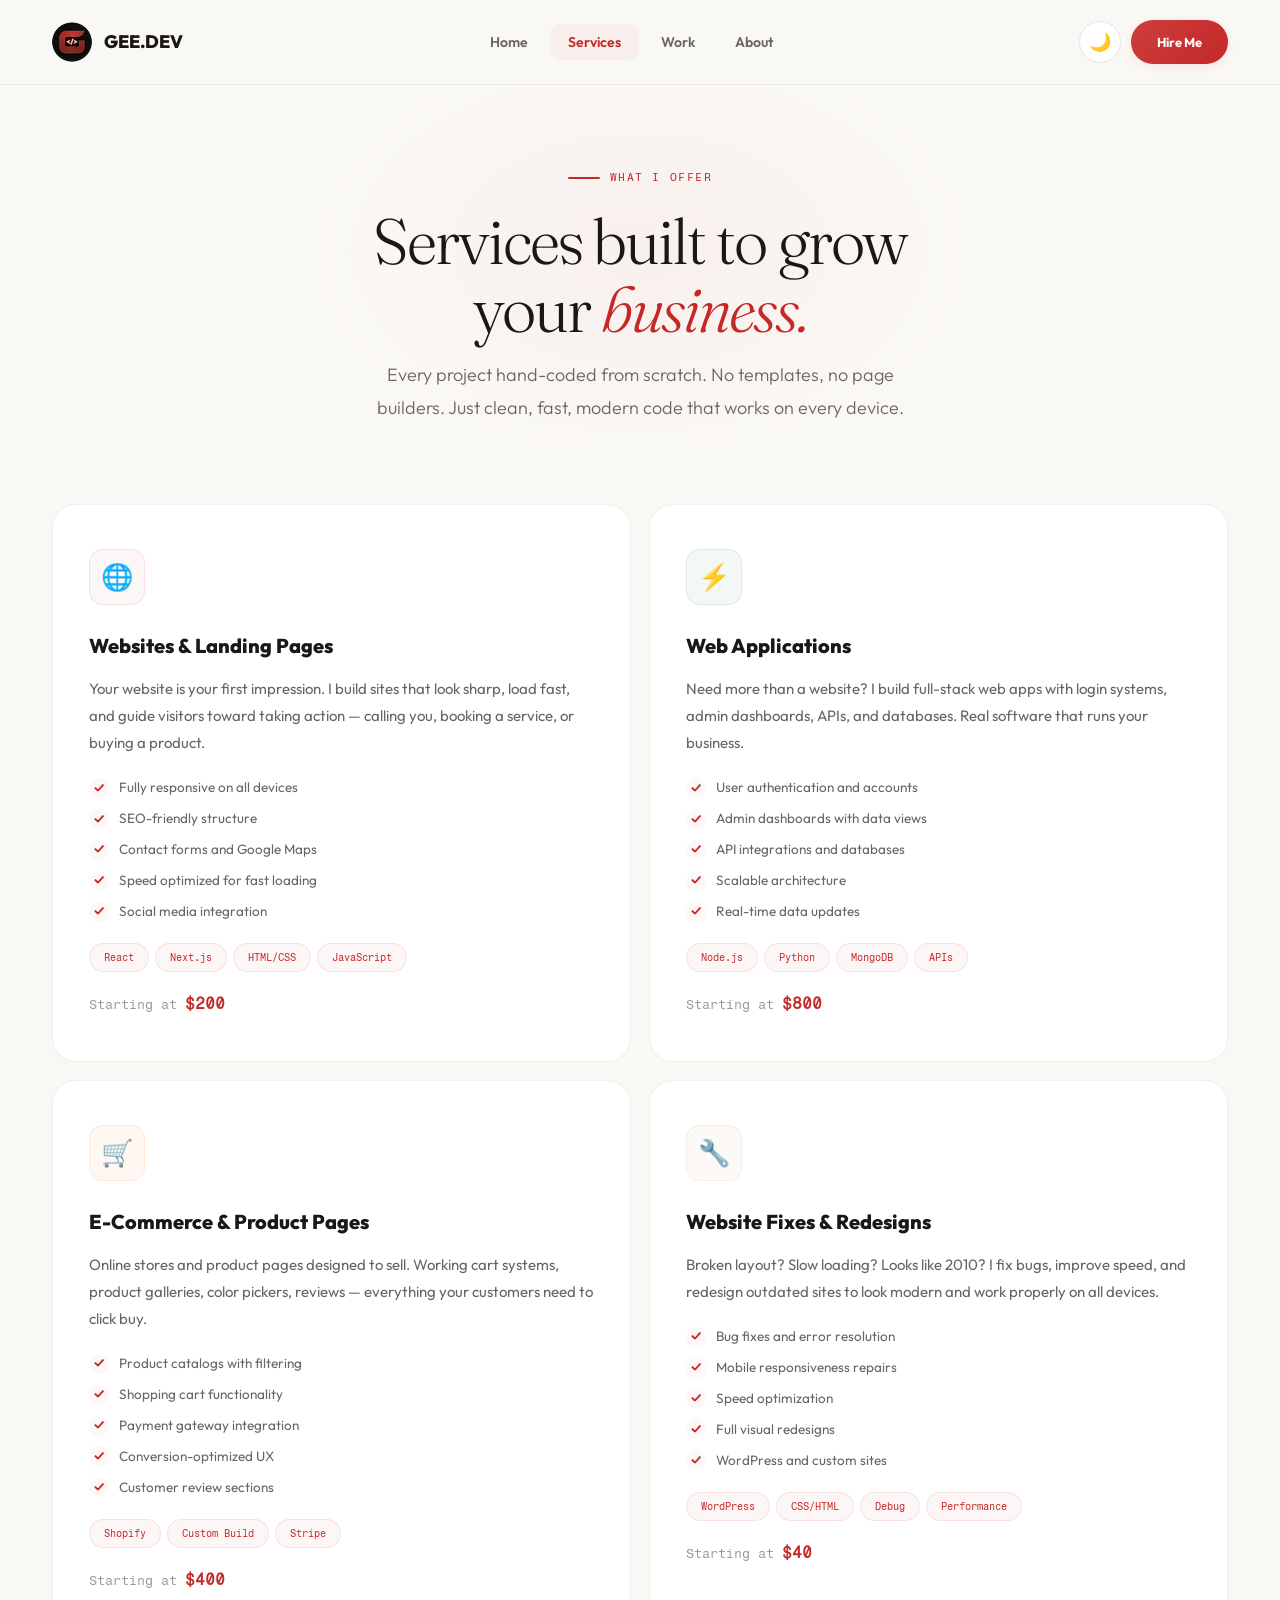
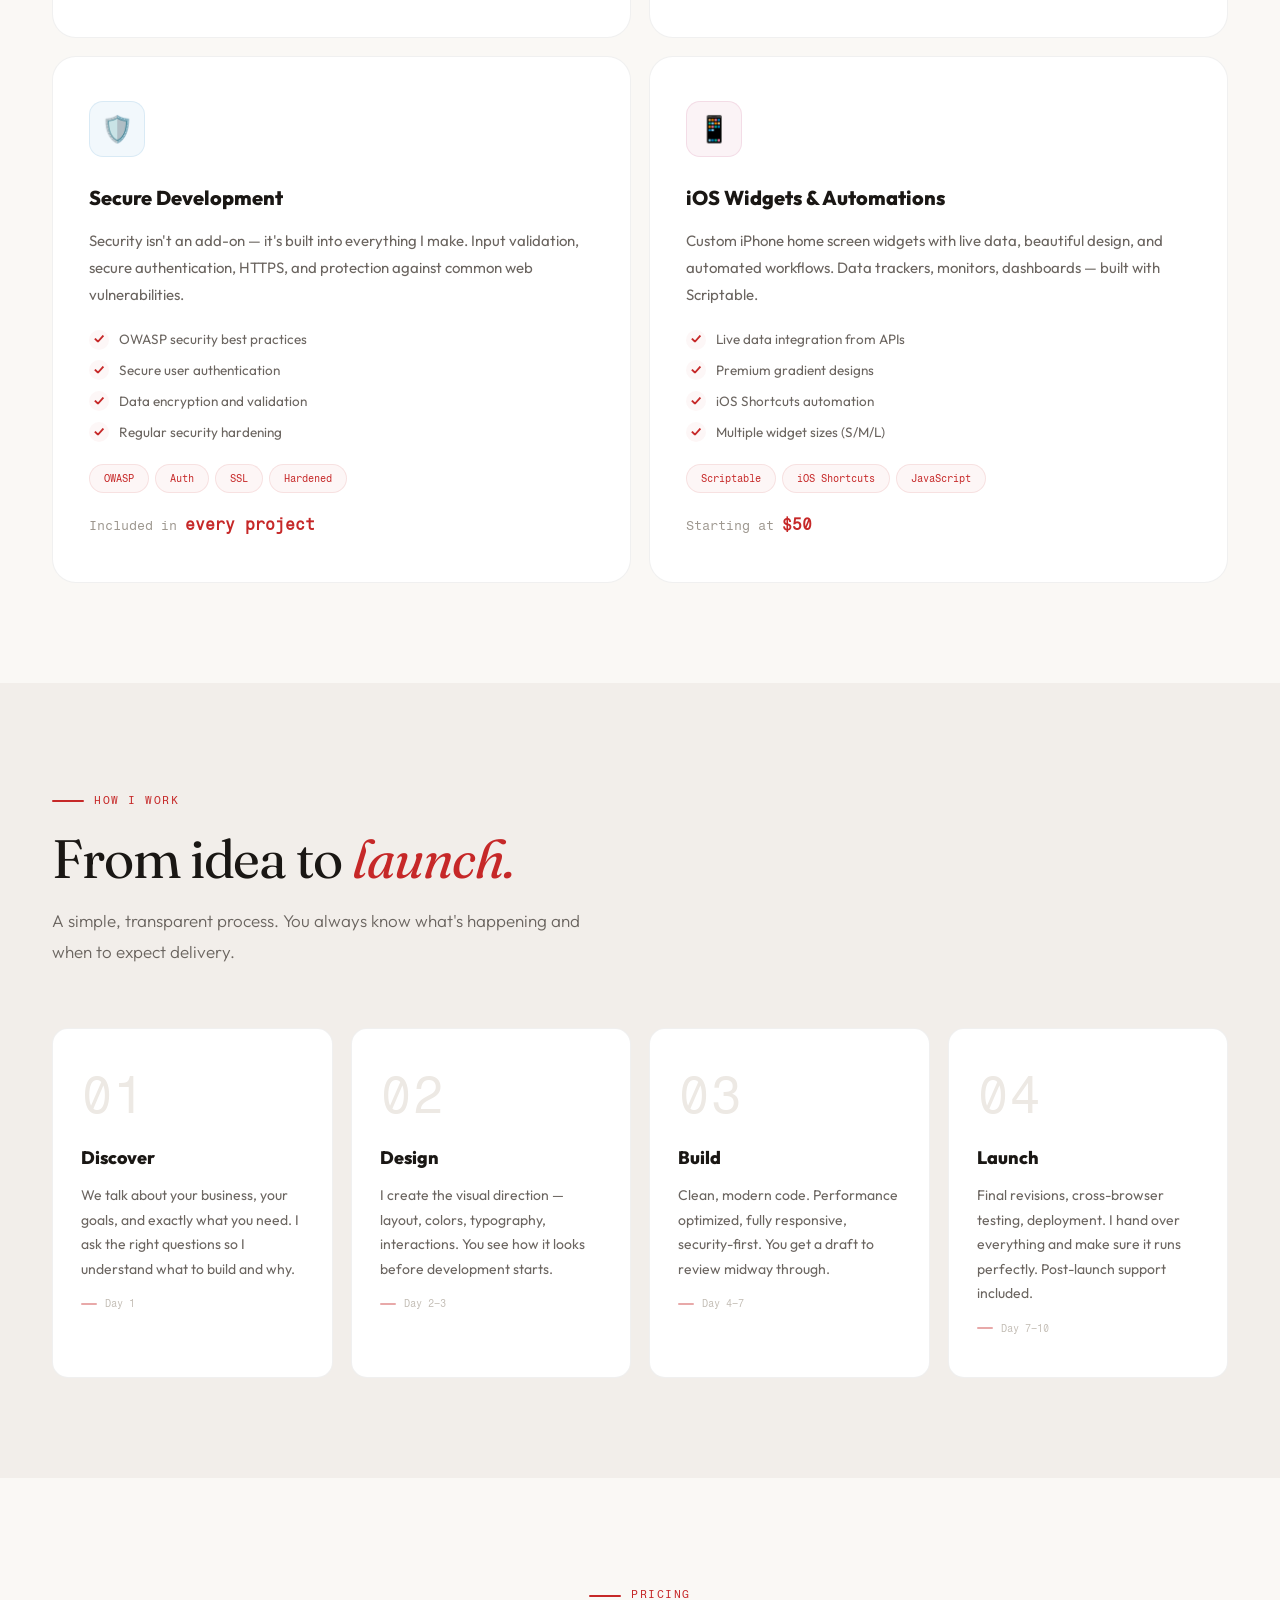
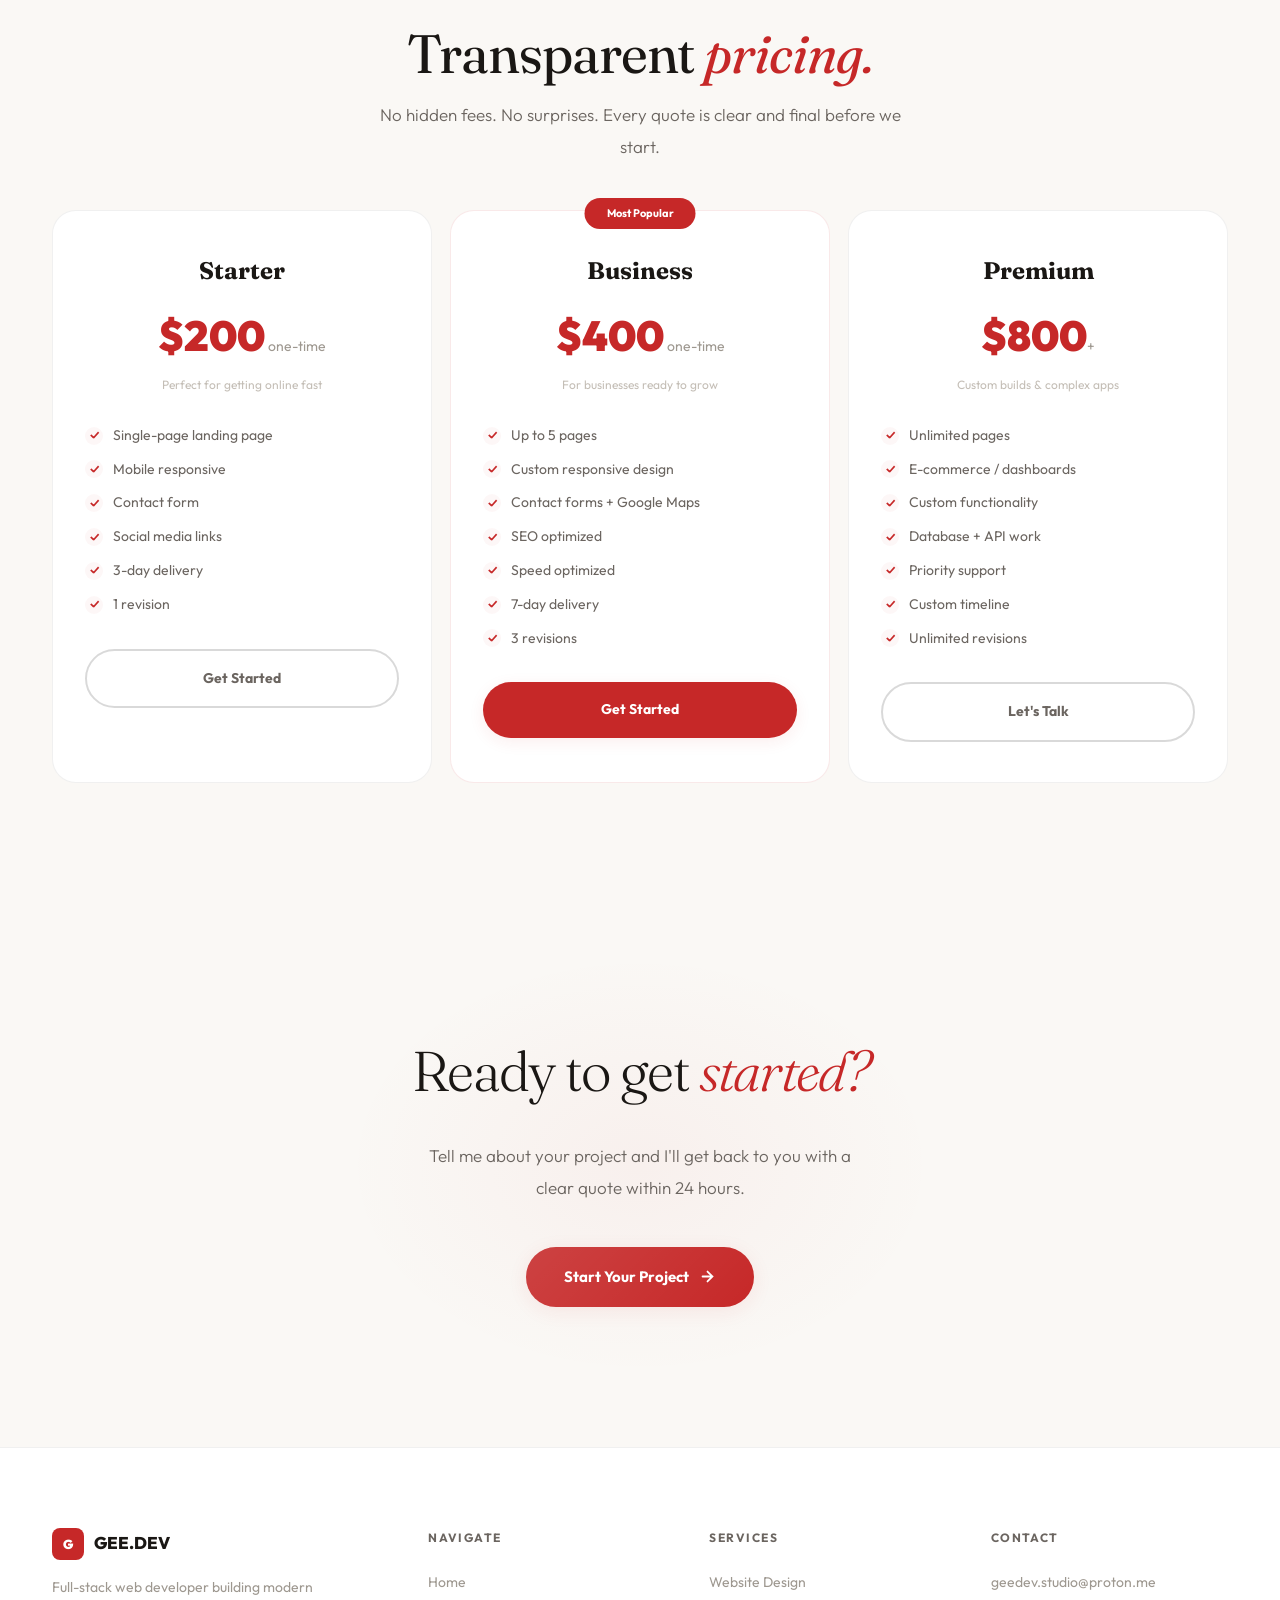
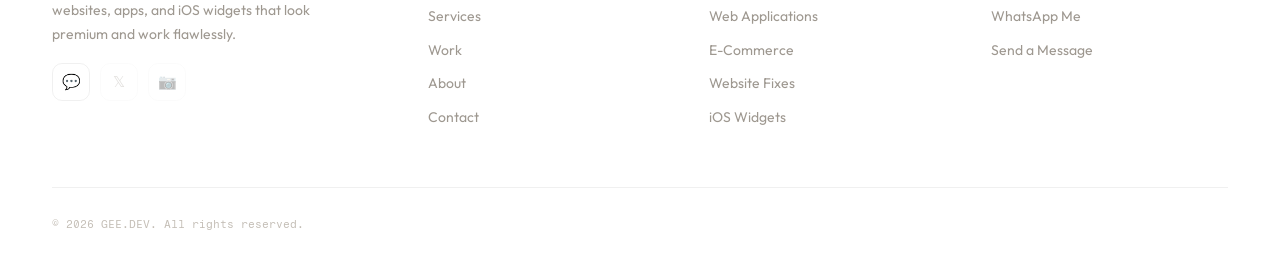
<file: services.html>
<!DOCTYPE html>
<html lang="en">
<head>
<meta charset="UTF-8">
<meta name="viewport" content="width=device-width, initial-scale=1.0">
<title>Services - GEE.DEV</title>
<link rel="preconnect" href="https://fonts.googleapis.com">
<link rel="preconnect" href="https://fonts.gstatic.com" crossorigin>
<link href="https://fonts.googleapis.com/css2?family=Fraunces:ital,opsz,wght@0,9..144,300;0,9..144,400;0,9..144,500;0,9..144,600;0,9..144,700;1,9..144,300;1,9..144,400;1,9..144,500&family=Outfit:wght@200;300;400;500;600;700;800;900&family=Fragment+Mono:wght@400&display=swap" rel="stylesheet">
<link rel="stylesheet" href="nav-plus.css">


<style>
*,*::before,*::after{margin:0;padding:0;box-sizing:border-box}
:root{
--bg:#faf8f5;--bg2:#f2eeea;--surface:#fff;--surface2:#f7f5f2;--surface3:#ede9e4;
--accent:#c62828;--accent2:#b71c1c;--accent-b:#e53935;
--accent-dim:rgba(198,40,40,.04);--accent-mid:rgba(198,40,40,.1);--accent-glow:rgba(198,40,40,.08);
--warm:#c4956a;--warm-dim:rgba(196,149,106,.06);--warm-mid:rgba(196,149,106,.12);
--mint:#2e7d32;--mint-dim:rgba(46,125,50,.05);
--amber:#ef6c00;--amber-dim:rgba(239,108,0,.05);
--pink:#ad1457;--pink-dim:rgba(173,20,87,.05);
--sky:#0277bd;--sky-dim:rgba(2,119,189,.05);
--text:#1a1714;--text2:#6b6560;--text3:#9e9890;--text4:#c4beb6;
--border:rgba(0,0,0,.06);--border2:rgba(0,0,0,.1);--border3:rgba(0,0,0,.15);--border-h:rgba(198,40,40,.18);
--shadow-sm:0 2px 8px rgba(0,0,0,.04);--shadow-md:0 8px 24px rgba(0,0,0,.06);--shadow-lg:0 20px 48px rgba(0,0,0,.08);
--nav-bg:rgba(250,248,245,.92);
--fd:'Fraunces',serif;--fb:'Outfit',sans-serif;--fm:'Fragment Mono',monospace;
--r:16px;--rx:24px;--ease:cubic-bezier(.23,1,.32,1);
}
[data-theme="dark"]{
--bg:#0e0d10;--bg2:#141318;--surface:#18171e;--surface2:#1e1d26;--surface3:#26252e;
--accent:#ef5350;--accent2:#e53935;--accent-b:#ff6b6b;
--accent-dim:rgba(239,83,80,.05);--accent-mid:rgba(239,83,80,.12);--accent-glow:rgba(239,83,80,.1);
--text:#e8e4e0;--text2:#8a8680;--text3:#5a5650;--text4:#3a3630;
--border:rgba(255,255,255,.05);--border2:rgba(255,255,255,.08);--border3:rgba(255,255,255,.12);--border-h:rgba(239,83,80,.2);
--shadow-sm:0 2px 8px rgba(0,0,0,.15);--shadow-md:0 8px 24px rgba(0,0,0,.2);--shadow-lg:0 20px 48px rgba(0,0,0,.25);
--nav-bg:rgba(14,13,16,.92);
}
html{scroll-behavior:smooth;overflow-x:hidden}body{background:var(--bg);color:var(--text);font-family:var(--fb);font-size:16px;line-height:1.7;overflow-x:hidden;-webkit-font-smoothing:antialiased;transition:background .5s,color .4s}
::selection{background:var(--accent);color:#fff}
a{color:inherit;text-decoration:none}
.container{max-width:1280px;margin:0 auto;padding:0 52px}

/* NAV */
.nav{position:fixed;top:0;left:0;right:0;z-index:1000;padding:20px 0;background:var(--nav-bg);backdrop-filter:blur(24px);-webkit-backdrop-filter:blur(24px);border-bottom:1px solid var(--border);transition:padding .4s,box-shadow .3s}
.nav.scrolled{padding:12px 0;box-shadow:var(--shadow-sm)}
.nav-inner{max-width:1280px;margin:0 auto;padding:0 52px;display:flex;align-items:center;justify-content:space-between}
.nav-logo{display:flex;align-items:center;gap:12px}
.nav-logo-icon{width:40px;height:40px;border-radius:10px;background:var(--accent);display:flex;align-items:center;justify-content:center;font-weight:900;font-size:17px;color:#fff;box-shadow:0 4px 16px var(--accent-glow);transition:transform .4s;position:relative;overflow:hidden}
.nav-logo-icon::after{content:'';position:absolute;inset:0;background:linear-gradient(135deg,rgba(255,255,255,.15),transparent)}
.nav-logo:hover .nav-logo-icon{transform:rotate(-6deg) scale(1.08)}
.nav-logo-text{font-weight:800;font-size:18px}
.nav-links{display:flex;gap:4px;list-style:none}
.nav-links a{font-size:14px;font-weight:600;color:var(--text2);padding:9px 18px;border-radius:10px;transition:all .3s}
.nav-links a:hover{color:var(--text);background:var(--accent-dim)}
.nav-links a.active{color:var(--accent);background:var(--accent-dim)}
.nav-right{display:flex;align-items:center;gap:10px}
.nav-hire{padding:11px 26px;background:var(--accent);color:#fff;border-radius:100px;font-weight:700;font-size:13px;transition:all .4s;box-shadow:0 3px 12px var(--accent-glow);position:relative;overflow:hidden}
.nav-hire::before{content:'';position:absolute;inset:0;background:linear-gradient(135deg,rgba(255,255,255,.1),transparent)}
.nav-hire:hover{background:var(--accent2);transform:translateY(-1px)}
.theme-btn{width:42px;height:42px;border-radius:50%;border:1px solid var(--border2);background:var(--surface);display:flex;align-items:center;justify-content:center;cursor:pointer;transition:all .3s;font-size:18px}
.theme-btn:hover{border-color:var(--accent-mid);transform:scale(1.08)}
.hamburger{display:none;width:42px;height:42px;border-radius:10px;border:1px solid var(--border2);background:var(--surface);align-items:center;justify-content:center;cursor:pointer;flex-direction:column;gap:5px;padding:12px}
.hamburger span{display:block;width:100%;height:2px;background:var(--text);border-radius:2px;transition:all .4s}

/* HERO */
.page-hero{padding:160px 0 80px;text-align:center;position:relative}
.page-hero::before{content:'';position:absolute;top:0;left:50%;transform:translateX(-50%);width:800px;height:500px;background:radial-gradient(ellipse,var(--accent-dim),transparent 60%);pointer-events:none}
.ph-tag{display:inline-flex;align-items:center;gap:10px;font-family:var(--fm);font-size:11px;color:var(--accent);letter-spacing:.14em;text-transform:uppercase;margin-bottom:20px;position:relative}
.ph-tag::before{content:'';width:32px;height:2px;background:var(--accent);border-radius:2px}
.ph-title{font-family:var(--fd);font-size:clamp(40px,5.5vw,64px);font-weight:300;line-height:1.05;letter-spacing:-.03em;margin-bottom:16px;position:relative}
.ph-title em{font-style:italic;color:var(--accent)}
.ph-sub{font-size:18px;color:var(--text2);max-width:540px;margin:0 auto;line-height:1.85;font-weight:300;position:relative}

/* SERVICE CARDS */
.svc-grid{display:grid;grid-template-columns:1fr 1fr;gap:18px}
.svc-card{background:var(--surface);border:1px solid var(--border);border-radius:var(--rx);padding:44px 36px;transition:all .5s var(--ease);position:relative;overflow:hidden}
.svc-card::after{content:'';position:absolute;top:0;left:0;right:0;height:3px;opacity:0;transition:opacity .4s}
.svc-card:hover{border-color:var(--border-h);transform:translateY(-4px);box-shadow:var(--shadow-lg)}
.svc-card:hover::after{opacity:1}
.svc-card:nth-child(1)::after{background:linear-gradient(90deg,#c62828,#e53935)}
.svc-card:nth-child(2)::after{background:linear-gradient(90deg,#2e7d32,#43a047)}
.svc-card:nth-child(3)::after{background:linear-gradient(90deg,#ef6c00,#f9a825)}
.svc-card:nth-child(4)::after{background:linear-gradient(90deg,#c4956a,#d4a574)}
.svc-card:nth-child(5)::after{background:linear-gradient(90deg,#0277bd,#039be5)}
.svc-card:nth-child(6)::after{background:linear-gradient(90deg,#ad1457,#e91e63)}
.svc-icon{width:56px;height:56px;border-radius:14px;display:flex;align-items:center;justify-content:center;font-size:26px;margin-bottom:24px;transition:transform .4s var(--ease)}
.svc-card:hover .svc-icon{transform:scale(1.1) rotate(-3deg)}
.si-1{background:var(--accent-dim);border:1px solid var(--accent-mid)}
.si-2{background:var(--mint-dim);border:1px solid rgba(46,125,50,.1)}
.si-3{background:var(--amber-dim);border:1px solid rgba(239,108,0,.1)}
.si-4{background:var(--warm-dim);border:1px solid var(--warm-mid)}
.si-5{background:var(--sky-dim);border:1px solid rgba(2,119,189,.1)}
.si-6{background:var(--pink-dim);border:1px solid rgba(173,20,87,.1)}
.svc-title{font-weight:800;font-size:20px;margin-bottom:12px}
.svc-desc{font-size:15px;color:var(--text2);line-height:1.8;margin-bottom:20px}
.svc-feats{display:flex;flex-direction:column;gap:8px;margin-bottom:20px}
.svc-feat{display:flex;align-items:center;gap:10px;font-size:13.5px;color:var(--text2)}
.svc-feat::before{content:'✓';color:var(--accent);font-weight:800;font-size:12px;width:20px;height:20px;display:flex;align-items:center;justify-content:center;background:var(--accent-dim);border-radius:50%;flex-shrink:0}
.svc-tags{display:flex;flex-wrap:wrap;gap:6px;margin-bottom:18px}
.tag{padding:5px 14px;border-radius:100px;font-family:var(--fm);font-size:10px;background:var(--accent-dim);color:var(--accent);border:1px solid var(--accent-mid)}
.svc-price{font-family:var(--fm);font-size:13px;color:var(--text3)}
.svc-price strong{color:var(--accent);font-size:16px}

/* PROCESS */
.sh-tag{display:inline-flex;align-items:center;gap:10px;font-family:var(--fm);font-size:11px;color:var(--accent);letter-spacing:.14em;text-transform:uppercase;margin-bottom:20px}
.sh-tag::before{content:'';width:32px;height:2px;background:var(--accent);border-radius:2px}
.sh-title{font-family:var(--fd);font-size:clamp(34px,4.5vw,54px);font-weight:400;line-height:1.08;letter-spacing:-.02em;margin-bottom:16px}
.sh-title em{font-style:italic;color:var(--accent)}
.sh-desc{font-size:17px;font-weight:300;color:var(--text2);max-width:540px;line-height:1.85}
.proc-grid{display:grid;grid-template-columns:repeat(4,1fr);gap:18px}
.proc-card{background:var(--surface);border:1px solid var(--border);border-radius:var(--r);padding:40px 28px;transition:all .5s var(--ease);position:relative;overflow:hidden}
.proc-card::after{content:'';position:absolute;top:0;left:0;right:0;height:3px;background:var(--accent);opacity:0;transition:opacity .4s}
.proc-card:hover{border-color:var(--border-h);transform:translateY(-3px);box-shadow:var(--shadow-md)}
.proc-card:hover::after{opacity:1}
.proc-num{font-family:var(--fm);font-size:52px;color:var(--surface3);line-height:1;margin-bottom:22px;transition:color .5s}
.proc-card:hover .proc-num{color:var(--accent-mid)}
.proc-title{font-weight:800;font-size:18px;margin-bottom:10px}
.proc-desc{font-size:14px;color:var(--text2);line-height:1.75}
.proc-time{font-family:var(--fm);font-size:10px;color:var(--text4);margin-top:14px;display:flex;align-items:center;gap:8px}
.proc-time::before{content:'';width:16px;height:2px;background:var(--accent);border-radius:2px;opacity:.4}

/* PRICING */
.price-grid{display:grid;grid-template-columns:repeat(3,1fr);gap:18px;margin-top:48px}
.price-card{background:var(--surface);border:1px solid var(--border);border-radius:var(--rx);padding:40px 32px;text-align:center;transition:all .5s var(--ease)}
.price-card:hover{border-color:var(--border-h);transform:translateY(-4px);box-shadow:var(--shadow-lg)}
.price-card.pop{border-color:var(--accent-mid);position:relative}
.price-card.pop::after{content:'Most Popular';position:absolute;top:-13px;left:50%;transform:translateX(-50%);padding:6px 22px;border-radius:100px;background:var(--accent);color:#fff;font-size:11px;font-weight:700}
.pc-name{font-family:var(--fd);font-size:24px;margin-bottom:8px}
.pc-price{font-size:42px;font-weight:900;color:var(--accent);margin-bottom:4px}
.pc-price span{font-size:14px;color:var(--text3);font-weight:400}
.pc-sub{font-size:12px;color:var(--text4);margin-bottom:28px}
.pc-feats{text-align:left;display:flex;flex-direction:column;gap:10px;margin-bottom:32px}
.pc-feat{font-size:14px;color:var(--text2);display:flex;align-items:center;gap:10px}
.pc-feat::before{content:'✓';color:var(--accent);font-weight:800;font-size:11px;width:18px;height:18px;display:flex;align-items:center;justify-content:center;background:var(--accent-dim);border-radius:50%;flex-shrink:0}
.pc-btn{display:block;padding:16px;border-radius:100px;font-weight:700;font-size:14px;text-align:center;transition:all .4s;cursor:pointer;font-family:var(--fb);text-decoration:none}
.pc-fill{background:var(--accent);color:#fff;box-shadow:0 4px 16px var(--accent-glow)}.pc-fill:hover{background:var(--accent2);transform:translateY(-1px)}
.pc-line{border:2px solid var(--border3);color:var(--text2);background:none}.pc-line:hover{border-color:var(--accent);color:var(--accent)}

/* CTA */
.btn-p{display:inline-flex;align-items:center;gap:10px;padding:17px 38px;background:var(--accent);color:#fff;border-radius:100px;font-weight:700;font-size:15px;transition:all .4s;box-shadow:0 4px 20px var(--accent-glow);border:none;cursor:pointer;font-family:var(--fb);position:relative;overflow:hidden}
.btn-p::before{content:'';position:absolute;inset:0;background:linear-gradient(135deg,rgba(255,255,255,.12),transparent)}
.btn-p:hover{background:var(--accent2);transform:translateY(-2px);box-shadow:0 10px 32px var(--accent-glow)}
.btn-p svg{width:17px;height:17px}

/* FOOTER */
.footer{padding:80px 0 40px;border-top:1px solid var(--border);background:var(--surface);transition:all .4s}
.footer-grid{display:grid;grid-template-columns:1.4fr 1fr 1fr 1fr;gap:44px;margin-bottom:52px}
.footer-brand{display:flex;align-items:center;gap:10px;margin-bottom:16px}
.footer-brand-icon{width:32px;height:32px;border-radius:8px;background:var(--accent);display:flex;align-items:center;justify-content:center;font-weight:900;font-size:13px;color:#fff}
.footer-brand-text{font-weight:800;font-size:17px}
.footer-desc{font-size:14px;color:var(--text3);line-height:1.7;max-width:280px;margin-bottom:16px}
.footer-social{display:flex;gap:10px}
.footer-social a{width:38px;height:38px;border-radius:10px;border:1px solid var(--border);display:flex;align-items:center;justify-content:center;font-size:15px;color:var(--text3);transition:all .3s}
.footer-social a:hover{background:var(--accent-dim);border-color:var(--accent-mid);color:var(--accent)}
.footer-social a.off{pointer-events:none;opacity:.3}
.footer-title{font-size:12px;font-weight:700;letter-spacing:.12em;text-transform:uppercase;color:var(--text2);margin-bottom:18px}
.footer-link{display:block;font-size:14px;color:var(--text3);padding:5px 0;transition:color .3s}.footer-link:hover{color:var(--accent)}
.footer-bottom{display:flex;justify-content:space-between;align-items:center;padding-top:28px;border-top:1px solid var(--border)}
.footer-copy{font-family:var(--fm);font-size:11px;color:var(--text4)}

@media(max-width:1100px){.container{padding:0 36px}.nav-inner{padding:0 36px}.svc-grid{grid-template-columns:1fr}.proc-grid{grid-template-columns:1fr 1fr}.price-grid{grid-template-columns:1fr}.footer-grid{grid-template-columns:1fr 1fr}}
@media(max-width:768px){.container{padding:0 20px}.nav-inner{padding:0 20px}.nav-links,.nav-hire{display:none}.hamburger{display:flex}.page-hero{padding:130px 0 60px}.proc-grid{grid-template-columns:1fr}.footer-grid{grid-template-columns:1fr}.footer-bottom{flex-direction:column;gap:14px;text-align:center}}
</style>
</head>
<body>

<nav class="nav" id="nav"><div class="nav-inner">
<a href="index.html" class="nav-logo"><div class="nav-logo-icon">G</div><span class="nav-logo-text">GEE.DEV</span></a>
<ul class="nav-links"><li><a href="index.html">Home</a></li><li><a href="services.html" class="active">Services</a></li><li><a href="work.html">Work</a></li><li><a href="about.html">About</a></li></ul>
<div class="nav-right"><button class="theme-btn" id="themeBtn" title="Toggle theme"><span class="theme-icon">🌙</span></button><a href="contact.html" class="nav-hire">Hire Me</a><button class="hamburger" id="burger"><span></span><span></span><span></span></button></div>
</div></nav>

<section class="page-hero"><div class="container">
<div class="ph-tag" style="justify-content:center">What I Offer</div>
<h1 class="ph-title">Services built to grow<br>your <em>business.</em></h1>
<p class="ph-sub">Every project hand-coded from scratch. No templates, no page builders. Just clean, fast, modern code that works on every device.</p>
</div></section>

<section style="padding:0 0 100px"><div class="container"><div class="svc-grid">
<div class="svc-card"><div class="svc-icon si-1">🌐</div><h3 class="svc-title">Websites & Landing Pages</h3><p class="svc-desc">Your website is your first impression. I build sites that look sharp, load fast, and guide visitors toward taking action — calling you, booking a service, or buying a product.</p><div class="svc-feats"><span class="svc-feat">Fully responsive on all devices</span><span class="svc-feat">SEO-friendly structure</span><span class="svc-feat">Contact forms and Google Maps</span><span class="svc-feat">Speed optimized for fast loading</span><span class="svc-feat">Social media integration</span></div><div class="svc-tags"><span class="tag">React</span><span class="tag">Next.js</span><span class="tag">HTML/CSS</span><span class="tag">JavaScript</span></div><div class="svc-price">Starting at <strong>$200</strong></div></div>

<div class="svc-card"><div class="svc-icon si-2">⚡</div><h3 class="svc-title">Web Applications</h3><p class="svc-desc">Need more than a website? I build full-stack web apps with login systems, admin dashboards, APIs, and databases. Real software that runs your business.</p><div class="svc-feats"><span class="svc-feat">User authentication and accounts</span><span class="svc-feat">Admin dashboards with data views</span><span class="svc-feat">API integrations and databases</span><span class="svc-feat">Scalable architecture</span><span class="svc-feat">Real-time data updates</span></div><div class="svc-tags"><span class="tag">Node.js</span><span class="tag">Python</span><span class="tag">MongoDB</span><span class="tag">APIs</span></div><div class="svc-price">Starting at <strong>$800</strong></div></div>

<div class="svc-card"><div class="svc-icon si-3">🛒</div><h3 class="svc-title">E-Commerce & Product Pages</h3><p class="svc-desc">Online stores and product pages designed to sell. Working cart systems, product galleries, color pickers, reviews — everything your customers need to click buy.</p><div class="svc-feats"><span class="svc-feat">Product catalogs with filtering</span><span class="svc-feat">Shopping cart functionality</span><span class="svc-feat">Payment gateway integration</span><span class="svc-feat">Conversion-optimized UX</span><span class="svc-feat">Customer review sections</span></div><div class="svc-tags"><span class="tag">Shopify</span><span class="tag">Custom Build</span><span class="tag">Stripe</span></div><div class="svc-price">Starting at <strong>$400</strong></div></div>

<div class="svc-card"><div class="svc-icon si-4">🔧</div><h3 class="svc-title">Website Fixes & Redesigns</h3><p class="svc-desc">Broken layout? Slow loading? Looks like 2010? I fix bugs, improve speed, and redesign outdated sites to look modern and work properly on all devices.</p><div class="svc-feats"><span class="svc-feat">Bug fixes and error resolution</span><span class="svc-feat">Mobile responsiveness repairs</span><span class="svc-feat">Speed optimization</span><span class="svc-feat">Full visual redesigns</span><span class="svc-feat">WordPress and custom sites</span></div><div class="svc-tags"><span class="tag">WordPress</span><span class="tag">CSS/HTML</span><span class="tag">Debug</span><span class="tag">Performance</span></div><div class="svc-price">Starting at <strong>$40</strong></div></div>

<div class="svc-card"><div class="svc-icon si-5">🛡️</div><h3 class="svc-title">Secure Development</h3><p class="svc-desc">Security isn't an add-on — it's built into everything I make. Input validation, secure authentication, HTTPS, and protection against common web vulnerabilities.</p><div class="svc-feats"><span class="svc-feat">OWASP security best practices</span><span class="svc-feat">Secure user authentication</span><span class="svc-feat">Data encryption and validation</span><span class="svc-feat">Regular security hardening</span></div><div class="svc-tags"><span class="tag">OWASP</span><span class="tag">Auth</span><span class="tag">SSL</span><span class="tag">Hardened</span></div><div class="svc-price">Included in <strong>every project</strong></div></div>

<div class="svc-card"><div class="svc-icon si-6">📱</div><h3 class="svc-title">iOS Widgets & Automations</h3><p class="svc-desc">Custom iPhone home screen widgets with live data, beautiful design, and automated workflows. Data trackers, monitors, dashboards — built with Scriptable.</p><div class="svc-feats"><span class="svc-feat">Live data integration from APIs</span><span class="svc-feat">Premium gradient designs</span><span class="svc-feat">iOS Shortcuts automation</span><span class="svc-feat">Multiple widget sizes (S/M/L)</span></div><div class="svc-tags"><span class="tag">Scriptable</span><span class="tag">iOS Shortcuts</span><span class="tag">JavaScript</span></div><div class="svc-price">Starting at <strong>$50</strong></div></div>
</div></div></section>

<section style="padding:100px 0;background:var(--bg2);transition:background .4s"><div class="container">
<div style="margin-bottom:60px"><div class="sh-tag">How I Work</div><h2 class="sh-title">From idea to <em>launch.</em></h2><p class="sh-desc">A simple, transparent process. You always know what's happening and when to expect delivery.</p></div>
<div class="proc-grid">
<div class="proc-card"><div class="proc-num">01</div><h3 class="proc-title">Discover</h3><p class="proc-desc">We talk about your business, your goals, and exactly what you need. I ask the right questions so I understand what to build and why.</p><div class="proc-time">Day 1</div></div>
<div class="proc-card"><div class="proc-num">02</div><h3 class="proc-title">Design</h3><p class="proc-desc">I create the visual direction — layout, colors, typography, interactions. You see how it looks before development starts.</p><div class="proc-time">Day 2–3</div></div>
<div class="proc-card"><div class="proc-num">03</div><h3 class="proc-title">Build</h3><p class="proc-desc">Clean, modern code. Performance optimized, fully responsive, security-first. You get a draft to review midway through.</p><div class="proc-time">Day 4–7</div></div>
<div class="proc-card"><div class="proc-num">04</div><h3 class="proc-title">Launch</h3><p class="proc-desc">Final revisions, cross-browser testing, deployment. I hand over everything and make sure it runs perfectly. Post-launch support included.</p><div class="proc-time">Day 7–10</div></div>
</div>
</div></section>

<section style="padding:100px 0"><div class="container">
<div style="text-align:center;margin-bottom:8px"><div class="sh-tag" style="justify-content:center">Pricing</div><h2 class="sh-title" style="margin:0 auto">Transparent <em>pricing.</em></h2><p class="sh-desc" style="margin:16px auto 0;text-align:center">No hidden fees. No surprises. Every quote is clear and final before we start.</p></div>
<div class="price-grid">
<div class="price-card"><h3 class="pc-name">Starter</h3><div class="pc-price">$200<span> one-time</span></div><p class="pc-sub">Perfect for getting online fast</p><div class="pc-feats"><span class="pc-feat">Single-page landing page</span><span class="pc-feat">Mobile responsive</span><span class="pc-feat">Contact form</span><span class="pc-feat">Social media links</span><span class="pc-feat">3-day delivery</span><span class="pc-feat">1 revision</span></div><a href="contact.html" class="pc-btn pc-line">Get Started</a></div>
<div class="price-card pop"><h3 class="pc-name">Business</h3><div class="pc-price">$400<span> one-time</span></div><p class="pc-sub">For businesses ready to grow</p><div class="pc-feats"><span class="pc-feat">Up to 5 pages</span><span class="pc-feat">Custom responsive design</span><span class="pc-feat">Contact forms + Google Maps</span><span class="pc-feat">SEO optimized</span><span class="pc-feat">Speed optimized</span><span class="pc-feat">7-day delivery</span><span class="pc-feat">3 revisions</span></div><a href="contact.html" class="pc-btn pc-fill">Get Started</a></div>
<div class="price-card"><h3 class="pc-name">Premium</h3><div class="pc-price">$800<span>+</span></div><p class="pc-sub">Custom builds & complex apps</p><div class="pc-feats"><span class="pc-feat">Unlimited pages</span><span class="pc-feat">E-commerce / dashboards</span><span class="pc-feat">Custom functionality</span><span class="pc-feat">Database + API work</span><span class="pc-feat">Priority support</span><span class="pc-feat">Custom timeline</span><span class="pc-feat">Unlimited revisions</span></div><a href="contact.html" class="pc-btn pc-line">Let's Talk</a></div>
</div>
</div></section>

<section style="padding:140px 0;text-align:center;position:relative;overflow:hidden"><div style="position:absolute;top:50%;left:50%;transform:translate(-50%,-50%);width:700px;height:500px;background:radial-gradient(ellipse,var(--accent-dim),transparent 60%);pointer-events:none"></div><div class="container" style="position:relative">
<h2 style="font-family:var(--fd);font-size:clamp(38px,5vw,56px);font-weight:300;margin-bottom:22px;letter-spacing:-.03em">Ready to get <em style="font-style:italic;color:var(--accent)">started?</em></h2>
<p style="font-size:17px;color:var(--text2);max-width:460px;margin:0 auto 44px;line-height:1.85;font-weight:300">Tell me about your project and I'll get back to you with a clear quote within 24 hours.</p>
<a href="contact.html" class="btn-p"><span>Start Your Project</span> <svg viewBox="0 0 24 24" fill="none" stroke="currentColor" stroke-width="2.5" stroke-linecap="round"><path d="M5 12h14M12 5l7 7-7 7"/></svg></a>
</div></section>

<footer class="footer"><div class="container">
<div class="footer-grid">
<div><div class="footer-brand"><div class="footer-brand-icon">G</div><span class="footer-brand-text">GEE.DEV</span></div><p class="footer-desc">Full-stack web developer building modern websites, apps, and iOS widgets that look premium and work flawlessly.</p><div class="footer-social"><a href="https://wa.me/2348125211436" target="_blank">💬</a><a href="#" class="off">𝕏</a><a href="#" class="off">📷</a></div></div>
<div><div class="footer-title">Navigate</div><a href="index.html" class="footer-link">Home</a><a href="services.html" class="footer-link">Services</a><a href="work.html" class="footer-link">Work</a><a href="about.html" class="footer-link">About</a><a href="contact.html" class="footer-link">Contact</a></div>
<div><div class="footer-title">Services</div><a href="services.html" class="footer-link">Website Design</a><a href="services.html" class="footer-link">Web Applications</a><a href="services.html" class="footer-link">E-Commerce</a><a href="services.html" class="footer-link">Website Fixes</a><a href="services.html" class="footer-link">iOS Widgets</a></div>
<div><div class="footer-title">Contact</div><a href="mailto:studio.geedev@gmail.com" class="footer-link">studio.geedev@gmail.com</a><a href="https://wa.me/2348125211436" target="_blank" class="footer-link">WhatsApp Me</a><a href="contact.html" class="footer-link">Send a Message</a></div>
</div>
<div class="footer-bottom"><div class="footer-copy">© 2026 GEE.DEV. All rights reserved.</div></div>
</div></footer>

<script>
(function(){'use strict';
var n=document.getElementById('nav');
window.addEventListener('scroll',function(){n.classList.toggle('scrolled',window.scrollY>50)});
function getTheme(){return localStorage.getItem('geedev-theme')||'light'}
function applyTheme(t){
document.documentElement.setAttribute('data-theme',t);
localStorage.setItem('geedev-theme',t);
document.querySelectorAll('.theme-icon').forEach(function(el){el.textContent=t==='dark'?'☀️':'🌙'});
}
applyTheme(getTheme());
document.getElementById('themeBtn').addEventListener('click',function(){applyTheme(getTheme()==='dark'?'light':'dark')});
})();
</script>
<script src="menu.js"></script>
<script src="logo.js"></script>
<script src="nav-plus.js"></script>
<script src="email-fix.js"></script>



</body>
</html>
</file>
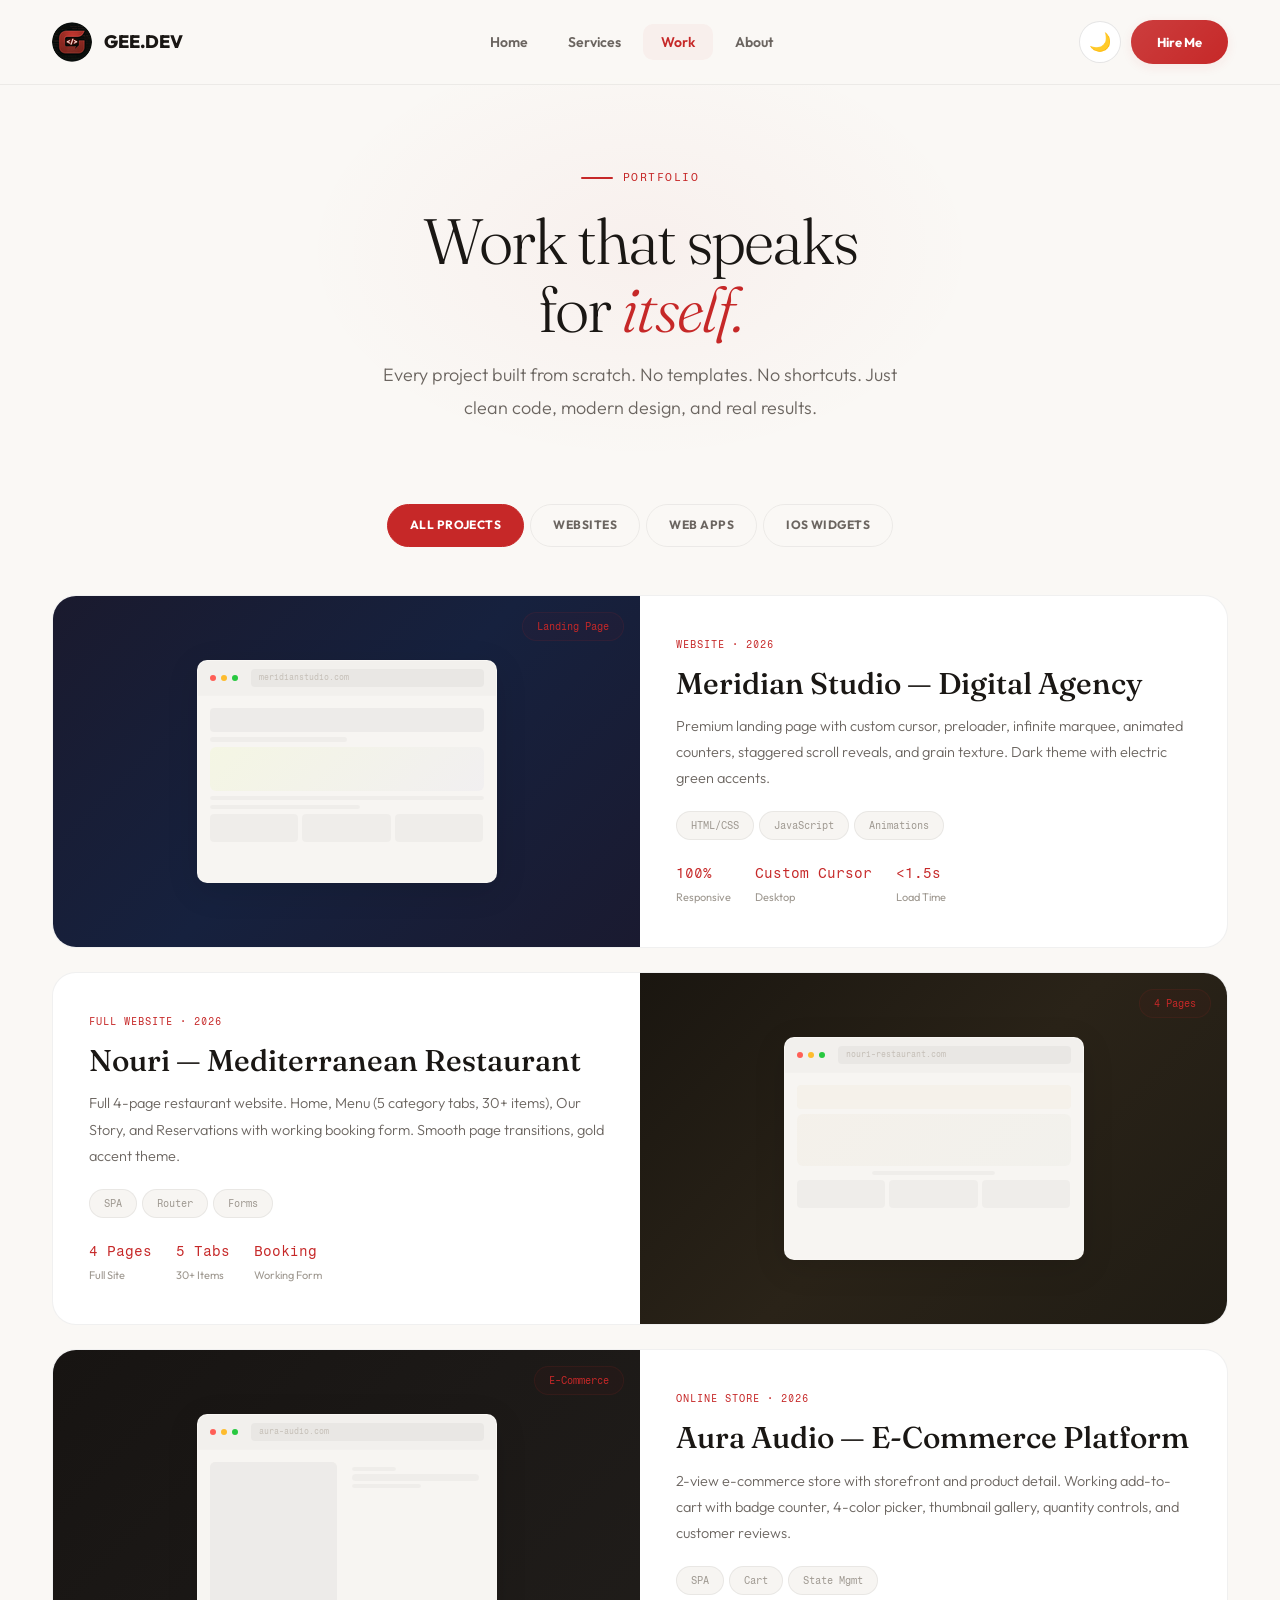
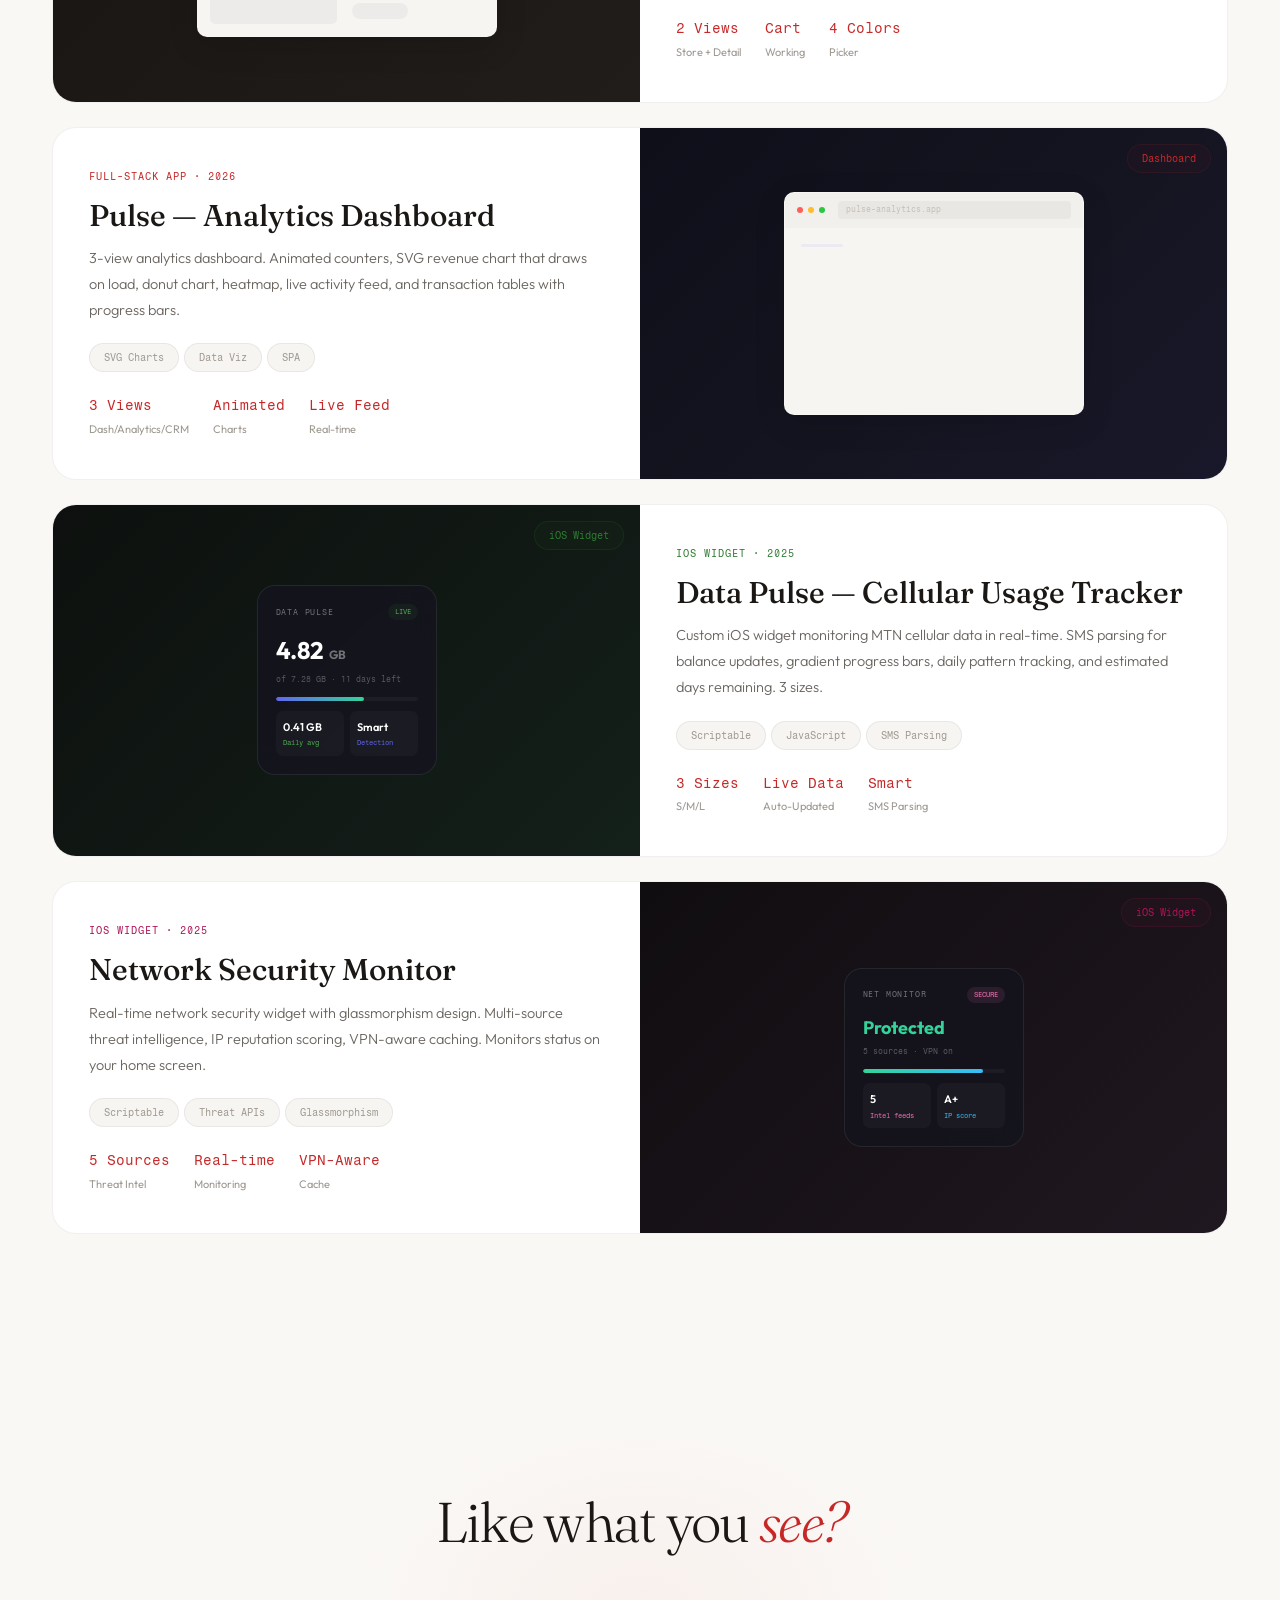
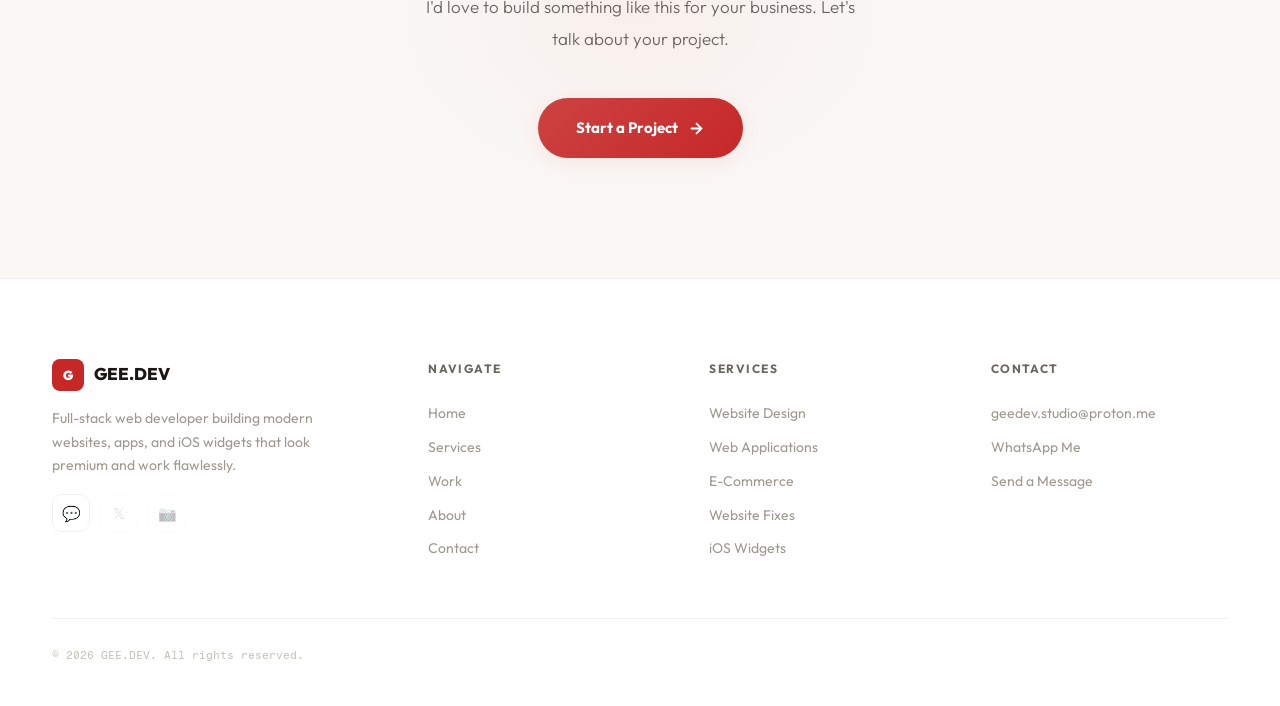
<file: work.html>
<!DOCTYPE html>
<html lang="en">
<head>
<meta charset="UTF-8">
<meta name="viewport" content="width=device-width, initial-scale=1.0">
<title>Work - GEE.DEV</title>
<link rel="preconnect" href="https://fonts.googleapis.com">
<link rel="preconnect" href="https://fonts.gstatic.com" crossorigin>
<link href="https://fonts.googleapis.com/css2?family=Fraunces:ital,opsz,wght@0,9..144,300;0,9..144,400;0,9..144,500;0,9..144,600;0,9..144,700;1,9..144,300;1,9..144,400;1,9..144,500&family=Outfit:wght@200;300;400;500;600;700;800;900&family=Fragment+Mono:wght@400&display=swap" rel="stylesheet">
<link rel="stylesheet" href="nav-plus.css">


<style>
*,*::before,*::after{margin:0;padding:0;box-sizing:border-box}
:root{
--bg:#faf8f5;--bg2:#f2eeea;--surface:#fff;--surface2:#f7f5f2;--surface3:#ede9e4;
--accent:#c62828;--accent2:#b71c1c;--accent-b:#e53935;
--accent-dim:rgba(198,40,40,.04);--accent-mid:rgba(198,40,40,.1);--accent-glow:rgba(198,40,40,.08);
--warm:#c4956a;--mint:#2e7d32;--mint-dim:rgba(46,125,50,.05);--amber:#ef6c00;--amber-dim:rgba(239,108,0,.05);--pink:#ad1457;--pink-dim:rgba(173,20,87,.05);--sky:#0277bd;--sky-dim:rgba(2,119,189,.05);--gold:#f9a825;
--text:#1a1714;--text2:#6b6560;--text3:#9e9890;--text4:#c4beb6;
--border:rgba(0,0,0,.06);--border2:rgba(0,0,0,.1);--border3:rgba(0,0,0,.15);--border-h:rgba(198,40,40,.18);
--shadow-sm:0 2px 8px rgba(0,0,0,.04);--shadow-md:0 8px 24px rgba(0,0,0,.06);--shadow-lg:0 20px 48px rgba(0,0,0,.08);--shadow-xl:0 32px 72px rgba(0,0,0,.1);
--nav-bg:rgba(250,248,245,.92);
--fd:'Fraunces',serif;--fb:'Outfit',sans-serif;--fm:'Fragment Mono',monospace;
--r:16px;--rx:24px;--ease:cubic-bezier(.23,1,.32,1);
}
[data-theme="dark"]{
--bg:#0e0d10;--bg2:#141318;--surface:#18171e;--surface2:#1e1d26;--surface3:#26252e;
--accent:#ef5350;--accent2:#e53935;--accent-b:#ff6b6b;
--accent-dim:rgba(239,83,80,.05);--accent-mid:rgba(239,83,80,.12);--accent-glow:rgba(239,83,80,.1);
--text:#e8e4e0;--text2:#8a8680;--text3:#5a5650;--text4:#3a3630;
--border:rgba(255,255,255,.05);--border2:rgba(255,255,255,.08);--border3:rgba(255,255,255,.12);--border-h:rgba(239,83,80,.2);
--shadow-sm:0 2px 8px rgba(0,0,0,.15);--shadow-md:0 8px 24px rgba(0,0,0,.2);--shadow-lg:0 20px 48px rgba(0,0,0,.25);--shadow-xl:0 32px 72px rgba(0,0,0,.3);
--nav-bg:rgba(14,13,16,.92);
}
html{scroll-behavior:smooth;overflow-x:hidden}body{background:var(--bg);color:var(--text);font-family:var(--fb);font-size:16px;line-height:1.7;overflow-x:hidden;-webkit-font-smoothing:antialiased;transition:background .5s,color .4s}::selection{background:var(--accent);color:#fff}a{color:inherit;text-decoration:none}.container{max-width:1280px;margin:0 auto;padding:0 52px}
/* NAV */
.nav{position:fixed;top:0;left:0;right:0;z-index:1000;padding:20px 0;background:var(--nav-bg);backdrop-filter:blur(24px);-webkit-backdrop-filter:blur(24px);border-bottom:1px solid var(--border);transition:padding .4s,box-shadow .3s}.nav.scrolled{padding:12px 0;box-shadow:var(--shadow-sm)}.nav-inner{max-width:1280px;margin:0 auto;padding:0 52px;display:flex;align-items:center;justify-content:space-between}.nav-logo{display:flex;align-items:center;gap:12px}.nav-logo-icon{width:40px;height:40px;border-radius:10px;background:var(--accent);display:flex;align-items:center;justify-content:center;font-weight:900;font-size:17px;color:#fff;box-shadow:0 4px 16px var(--accent-glow);transition:transform .4s;position:relative;overflow:hidden}.nav-logo-icon::after{content:'';position:absolute;inset:0;background:linear-gradient(135deg,rgba(255,255,255,.15),transparent)}.nav-logo:hover .nav-logo-icon{transform:rotate(-6deg) scale(1.08)}.nav-logo-text{font-weight:800;font-size:18px}.nav-links{display:flex;gap:4px;list-style:none}.nav-links a{font-size:14px;font-weight:600;color:var(--text2);padding:9px 18px;border-radius:10px;transition:all .3s}.nav-links a:hover{color:var(--text);background:var(--accent-dim)}.nav-links a.active{color:var(--accent);background:var(--accent-dim)}.nav-right{display:flex;align-items:center;gap:10px}.nav-hire{padding:11px 26px;background:var(--accent);color:#fff;border-radius:100px;font-weight:700;font-size:13px;transition:all .4s;box-shadow:0 3px 12px var(--accent-glow);position:relative;overflow:hidden}.nav-hire::before{content:'';position:absolute;inset:0;background:linear-gradient(135deg,rgba(255,255,255,.1),transparent)}.nav-hire:hover{background:var(--accent2);transform:translateY(-1px)}.theme-btn{width:42px;height:42px;border-radius:50%;border:1px solid var(--border2);background:var(--surface);display:flex;align-items:center;justify-content:center;cursor:pointer;transition:all .3s;font-size:18px}.theme-btn:hover{border-color:var(--accent-mid);transform:scale(1.08)}.hamburger{display:none;width:42px;height:42px;border-radius:10px;border:1px solid var(--border2);background:var(--surface);align-items:center;justify-content:center;cursor:pointer;flex-direction:column;gap:5px;padding:12px}.hamburger span{display:block;width:100%;height:2px;background:var(--text);border-radius:2px}
/* HERO */
.page-hero{padding:160px 0 80px;text-align:center;position:relative}.page-hero::before{content:'';position:absolute;top:0;left:50%;transform:translateX(-50%);width:800px;height:500px;background:radial-gradient(ellipse,var(--accent-dim),transparent 60%);pointer-events:none}
.ph-tag{display:inline-flex;align-items:center;gap:10px;font-family:var(--fm);font-size:11px;color:var(--accent);letter-spacing:.14em;text-transform:uppercase;margin-bottom:20px;position:relative}.ph-tag::before{content:'';width:32px;height:2px;background:var(--accent);border-radius:2px}
.ph-title{font-family:var(--fd);font-size:clamp(40px,5.5vw,64px);font-weight:300;line-height:1.05;letter-spacing:-.03em;margin-bottom:16px;position:relative}.ph-title em{font-style:italic;color:var(--accent)}
.ph-sub{font-size:18px;color:var(--text2);max-width:520px;margin:0 auto;line-height:1.85;font-weight:300;position:relative}
/* FILTER */
.filter-bar{display:flex;justify-content:center;gap:6px;margin-bottom:48px;flex-wrap:wrap}
.fbtn{padding:10px 22px;border-radius:100px;font-size:12px;font-weight:700;letter-spacing:.04em;text-transform:uppercase;cursor:pointer;transition:all .4s;border:1px solid var(--border);color:var(--text2);background:transparent}.fbtn:hover{border-color:var(--accent-mid);color:var(--accent)}.fbtn.active{background:var(--accent);color:#fff;border-color:var(--accent)}
/* PROJECT CARDS */
.proj-list{display:flex;flex-direction:column;gap:24px}
.proj{background:var(--surface);border:1px solid var(--border);border-radius:var(--rx);overflow:hidden;display:grid;grid-template-columns:1fr 1fr;transition:all .5s var(--ease)}
.proj:hover{border-color:var(--border-h);transform:translateY(-3px);box-shadow:var(--shadow-xl)}
.proj:nth-child(even){direction:rtl}.proj:nth-child(even)>*{direction:ltr}
.proj-vis{padding:36px;display:flex;align-items:center;justify-content:center;position:relative;min-height:320px;overflow:hidden}
.proj-vis-bg{position:absolute;inset:0;transition:transform .6s var(--ease)}.proj:hover .proj-vis-bg{transform:scale(1.03)}
.proj-badge{position:absolute;top:16px;right:16px;z-index:2}
.tag{padding:5px 14px;border-radius:100px;font-family:var(--fm);font-size:10px;background:var(--accent-dim);color:var(--accent);border:1px solid var(--accent-mid)}
.tag-n{background:var(--surface2);color:var(--text3);border-color:var(--border)}
/* Browser mockup */
.pm{position:relative;z-index:1;width:80%;max-width:300px}
.pm-b{background:var(--surface2);border:1px solid rgba(255,255,255,.06);border-radius:10px;overflow:hidden;box-shadow:0 8px 32px rgba(0,0,0,.12)}
.pm-bar{padding:8px 12px;display:flex;align-items:center;gap:5px;border-bottom:1px solid rgba(255,255,255,.04);background:rgba(0,0,0,.02)}
.pm-d{width:6px;height:6px;border-radius:50%}.dr{background:#ff5f57}.dy{background:#febc2e}.dg{background:#28c840}
.pm-url{margin-left:8px;flex:1;height:18px;border-radius:4px;background:rgba(0,0,0,.04);font-family:var(--fm);font-size:8px;color:var(--text4);display:flex;align-items:center;padding:0 8px}
[data-theme="dark"] .pm-url{background:rgba(255,255,255,.04)}
.pm-s{aspect-ratio:16/10;padding:12px;display:flex;flex-direction:column;gap:5px}
.mock-h{height:24px;background:rgba(0,0,0,.04);border-radius:4px}[data-theme="dark"] .mock-h{background:rgba(255,255,255,.03)}
.mock-n{height:5px;width:50%;background:rgba(0,0,0,.03);border-radius:100px}[data-theme="dark"] .mock-n{background:rgba(255,255,255,.02)}
.mock-hero{height:44px;border-radius:6px}
.mock-grid{display:grid;grid-template-columns:1fr 1fr 1fr;gap:4px;height:28px}.mock-grid div{border-radius:4px;background:rgba(0,0,0,.03)}[data-theme="dark"] .mock-grid div{background:rgba(255,255,255,.02)}
.mock-t{height:4px;background:rgba(0,0,0,.03);border-radius:100px}[data-theme="dark"] .mock-t{background:rgba(255,255,255,.02)}.mock-ts{width:55%}
/* Widget mockup */
.pw{position:relative;z-index:1;width:180px}
.pw-c{background:rgba(20,20,30,.85);backdrop-filter:blur(12px);border:1px solid rgba(255,255,255,.08);border-radius:18px;padding:18px;font-family:var(--fm)}
.pw-top{display:flex;justify-content:space-between;align-items:center;margin-bottom:10px}.pw-tl{font-size:8px;text-transform:uppercase;letter-spacing:.1em;color:rgba(255,255,255,.4)}.pw-bd{font-size:7px;padding:2px 7px;border-radius:100px}
.pw-v{font-size:24px;font-weight:700;font-family:var(--fb);color:#fff;margin-bottom:2px}.pw-sm{font-size:8px;color:rgba(255,255,255,.3);margin-bottom:10px}
.pw-br{height:4px;border-radius:100px;background:rgba(255,255,255,.04);overflow:hidden;margin-bottom:10px}.pw-bf{height:100%;border-radius:100px}
.pw-sts{display:grid;grid-template-columns:1fr 1fr;gap:6px}.pw-st{background:rgba(255,255,255,.03);border-radius:7px;padding:7px}.pw-stv{font-size:11px;font-weight:600;font-family:var(--fb);color:#fff}.pw-stl{font-size:7px;color:rgba(255,255,255,.3);margin-top:1px}
/* Proj info */
.proj-info{padding:40px 36px;display:flex;flex-direction:column;justify-content:center}
.proj-type{font-family:var(--fm);font-size:10px;text-transform:uppercase;letter-spacing:.1em;color:var(--accent);margin-bottom:14px}
.proj-title{font-family:var(--fd);font-size:clamp(22px,2.5vw,30px);font-weight:500;margin-bottom:12px;line-height:1.15}
.proj-desc{font-size:14.5px;color:var(--text2);line-height:1.8;margin-bottom:20px;font-weight:300}
.proj-tech{display:flex;flex-wrap:wrap;gap:5px;margin-bottom:22px}
.proj-results{display:flex;gap:24px;flex-wrap:wrap}
.pr-v{font-family:var(--fm);font-size:14px;color:var(--accent)}.pr-l{font-size:11px;color:var(--text3);margin-top:2px}

/* CTA */
.btn-p{display:inline-flex;align-items:center;gap:10px;padding:17px 38px;background:var(--accent);color:#fff;border-radius:100px;font-weight:700;font-size:15px;transition:all .4s;box-shadow:0 4px 20px var(--accent-glow);border:none;cursor:pointer;font-family:var(--fb);position:relative;overflow:hidden}.btn-p::before{content:'';position:absolute;inset:0;background:linear-gradient(135deg,rgba(255,255,255,.12),transparent)}.btn-p:hover{background:var(--accent2);transform:translateY(-2px)}.btn-p svg{width:17px;height:17px}

/* FOOTER */
.footer{padding:80px 0 40px;border-top:1px solid var(--border);background:var(--surface);transition:all .4s}.footer-grid{display:grid;grid-template-columns:1.4fr 1fr 1fr 1fr;gap:44px;margin-bottom:52px}.footer-brand{display:flex;align-items:center;gap:10px;margin-bottom:16px}.footer-brand-icon{width:32px;height:32px;border-radius:8px;background:var(--accent);display:flex;align-items:center;justify-content:center;font-weight:900;font-size:13px;color:#fff}.footer-brand-text{font-weight:800;font-size:17px}.footer-desc{font-size:14px;color:var(--text3);line-height:1.7;max-width:280px;margin-bottom:16px}.footer-social{display:flex;gap:10px}.footer-social a{width:38px;height:38px;border-radius:10px;border:1px solid var(--border);display:flex;align-items:center;justify-content:center;font-size:15px;color:var(--text3);transition:all .3s}.footer-social a:hover{background:var(--accent-dim);border-color:var(--accent-mid);color:var(--accent)}.footer-social a.off{pointer-events:none;opacity:.3}.footer-title{font-size:12px;font-weight:700;letter-spacing:.12em;text-transform:uppercase;color:var(--text2);margin-bottom:18px}.footer-link{display:block;font-size:14px;color:var(--text3);padding:5px 0;transition:color .3s}.footer-link:hover{color:var(--accent)}.footer-bottom{display:flex;justify-content:space-between;align-items:center;padding-top:28px;border-top:1px solid var(--border)}.footer-copy{font-family:var(--fm);font-size:11px;color:var(--text4)}

@media(max-width:1100px){.container{padding:0 36px}.nav-inner{padding:0 36px}.proj{grid-template-columns:1fr}.proj:nth-child(even){direction:ltr}.proj-vis{min-height:240px}.footer-grid{grid-template-columns:1fr 1fr}}
@media(max-width:768px){.container{padding:0 20px}.nav-inner{padding:0 20px}.nav-links,.nav-hire{display:none}.hamburger{display:flex}.page-hero{padding:130px 0 60px}.proj-info{padding:24px 20px}.footer-grid{grid-template-columns:1fr}.footer-bottom{flex-direction:column;gap:14px;text-align:center}}
</style>
</head>
<body>

<nav class="nav" id="nav"><div class="nav-inner">
<a href="index.html" class="nav-logo"><div class="nav-logo-icon">G</div><span class="nav-logo-text">GEE.DEV</span></a>
<ul class="nav-links"><li><a href="index.html">Home</a></li><li><a href="services.html">Services</a></li><li><a href="work.html" class="active">Work</a></li><li><a href="about.html">About</a></li></ul>
<div class="nav-right"><button class="theme-btn" id="themeBtn" title="Toggle theme"><span class="theme-icon">🌙</span></button><a href="contact.html" class="nav-hire">Hire Me</a><button class="hamburger" id="burger"><span></span><span></span><span></span></button></div>
</div></nav>

<section class="page-hero"><div class="container">
<div class="ph-tag" style="justify-content:center">Portfolio</div>
<h1 class="ph-title">Work that speaks<br>for <em>itself.</em></h1>
<p class="ph-sub">Every project built from scratch. No templates. No shortcuts. Just clean code, modern design, and real results.</p>
</div></section>

<section style="padding:0 0 120px"><div class="container">

<div class="filter-bar">
<span class="fbtn active" onclick="filt('all',this)">All Projects</span>
<span class="fbtn" onclick="filt('web',this)">Websites</span>
<span class="fbtn" onclick="filt('app',this)">Web Apps</span>
<span class="fbtn" onclick="filt('widget',this)">iOS Widgets</span>
</div>

<div class="proj-list" id="projList">

<!-- 1. MERIDIAN -->
<div class="proj" data-cat="web">
<div class="proj-vis"><div class="proj-vis-bg" style="background:linear-gradient(135deg,#1a1a2e,#16213e,#1a1a30)"></div><div class="proj-badge tag">Landing Page</div><div class="pm"><div class="pm-b"><div class="pm-bar"><div class="pm-d dr"></div><div class="pm-d dy"></div><div class="pm-d dg"></div><div class="pm-url">meridianstudio.com</div></div><div class="pm-s"><div class="mock-h"></div><div class="mock-n"></div><div class="mock-hero" style="background:linear-gradient(135deg,rgba(200,255,0,.06),rgba(100,100,200,.04))"></div><div class="mock-t"></div><div class="mock-t mock-ts"></div><div class="mock-grid"><div></div><div></div><div></div></div></div></div></div></div>
<div class="proj-info"><div class="proj-type">Website · 2026</div><h3 class="proj-title">Meridian Studio — Digital Agency</h3><p class="proj-desc">Premium landing page with custom cursor, preloader, infinite marquee, animated counters, staggered scroll reveals, and grain texture. Dark theme with electric green accents.</p><div class="proj-tech"><span class="tag-n tag">HTML/CSS</span><span class="tag-n tag">JavaScript</span><span class="tag-n tag">Animations</span></div><div class="proj-results"><div><div class="pr-v">100%</div><div class="pr-l">Responsive</div></div><div><div class="pr-v">Custom Cursor</div><div class="pr-l">Desktop</div></div><div><div class="pr-v">&lt;1.5s</div><div class="pr-l">Load Time</div></div></div></div>
</div>

<!-- 2. NOURI -->
<div class="proj" data-cat="web">
<div class="proj-vis"><div class="proj-vis-bg" style="background:linear-gradient(135deg,#1a1610,#2a2318,#201c14)"></div><div class="proj-badge tag">4 Pages</div><div class="pm"><div class="pm-b"><div class="pm-bar"><div class="pm-d dr"></div><div class="pm-d dy"></div><div class="pm-d dg"></div><div class="pm-url">nouri-restaurant.com</div></div><div class="pm-s"><div class="mock-h" style="background:rgba(201,169,110,.06)"></div><div class="mock-hero" style="height:52px;background:linear-gradient(135deg,rgba(201,169,110,.06),rgba(122,140,98,.04))"></div><div class="mock-t" style="width:45%;margin:0 auto"></div><div class="mock-grid"><div></div><div></div><div></div></div></div></div></div></div>
<div class="proj-info"><div class="proj-type">Full Website · 2026</div><h3 class="proj-title">Nouri — Mediterranean Restaurant</h3><p class="proj-desc">Full 4-page restaurant website. Home, Menu (5 category tabs, 30+ items), Our Story, and Reservations with working booking form. Smooth page transitions, gold accent theme.</p><div class="proj-tech"><span class="tag-n tag">SPA</span><span class="tag-n tag">Router</span><span class="tag-n tag">Forms</span></div><div class="proj-results"><div><div class="pr-v">4 Pages</div><div class="pr-l">Full Site</div></div><div><div class="pr-v">5 Tabs</div><div class="pr-l">30+ Items</div></div><div><div class="pr-v">Booking</div><div class="pr-l">Working Form</div></div></div></div>
</div>

<!-- 3. AURA -->
<div class="proj" data-cat="web">
<div class="proj-vis"><div class="proj-vis-bg" style="background:linear-gradient(135deg,#171412,#1c1917,#201d1a)"></div><div class="proj-badge tag">E-Commerce</div><div class="pm"><div class="pm-b"><div class="pm-bar"><div class="pm-d dr"></div><div class="pm-d dy"></div><div class="pm-d dg"></div><div class="pm-url">aura-audio.com</div></div><div class="pm-s" style="flex-direction:row"><div style="flex:1;background:rgba(0,0,0,.04);border-radius:5px;margin-right:5px"></div><div style="flex:1;display:flex;flex-direction:column;gap:3px;padding:5px"><div class="mock-t" style="width:35%"></div><div class="mock-t" style="height:7px"></div><div class="mock-t mock-ts"></div><div style="height:16px;width:56px;border-radius:100px;background:rgba(0,0,0,.04);margin-top:auto"></div></div></div></div></div></div>
<div class="proj-info"><div class="proj-type">Online Store · 2026</div><h3 class="proj-title">Aura Audio — E-Commerce Platform</h3><p class="proj-desc">2-view e-commerce store with storefront and product detail. Working add-to-cart with badge counter, 4-color picker, thumbnail gallery, quantity controls, and customer reviews.</p><div class="proj-tech"><span class="tag-n tag">SPA</span><span class="tag-n tag">Cart</span><span class="tag-n tag">State Mgmt</span></div><div class="proj-results"><div><div class="pr-v">2 Views</div><div class="pr-l">Store + Detail</div></div><div><div class="pr-v">Cart</div><div class="pr-l">Working</div></div><div><div class="pr-v">4 Colors</div><div class="pr-l">Picker</div></div></div></div>
</div>

<!-- 4. PULSE -->
<div class="proj" data-cat="app">
<div class="proj-vis"><div class="proj-vis-bg" style="background:linear-gradient(135deg,#0f0f1a,#141420,#18182a)"></div><div class="proj-badge tag">Dashboard</div><div class="pm"><div class="pm-b"><div class="pm-bar"><div class="pm-d dr"></div><div class="pm-d dy"></div><div class="pm-d dg"></div><div class="pm-url">pulse-analytics.app</div></div><div class="pm-s" style="flex-direction:row"><div style="width:25%;background:rgba(255,255,255,.02);border-radius:4px;margin-right:4px;padding:4px"><div style="height:3px;border-radius:2px;background:rgba(129,140,248,.1);width:70%;margin-bottom:3px"></div><div style="height:2px;border-radius:2px;background:rgba(255,255,255,.03);width:60%;margin-bottom:2px"></div><div style="height:2px;border-radius:2px;background:rgba(255,255,255,.03);width:50%"></div></div><div style="flex:1;display:flex;flex-direction:column;gap:3px"><div style="display:grid;grid-template-columns:1fr 1fr 1fr 1fr;gap:2px;height:20px"><div style="background:rgba(255,255,255,.02);border-radius:3px"></div><div style="background:rgba(255,255,255,.02);border-radius:3px"></div><div style="background:rgba(255,255,255,.02);border-radius:3px"></div><div style="background:rgba(255,255,255,.02);border-radius:3px"></div></div><div style="flex:1;background:rgba(255,255,255,.02);border-radius:4px"></div></div></div></div></div></div>
<div class="proj-info"><div class="proj-type">Full-Stack App · 2026</div><h3 class="proj-title">Pulse — Analytics Dashboard</h3><p class="proj-desc">3-view analytics dashboard. Animated counters, SVG revenue chart that draws on load, donut chart, heatmap, live activity feed, and transaction tables with progress bars.</p><div class="proj-tech"><span class="tag-n tag">SVG Charts</span><span class="tag-n tag">Data Viz</span><span class="tag-n tag">SPA</span></div><div class="proj-results"><div><div class="pr-v">3 Views</div><div class="pr-l">Dash/Analytics/CRM</div></div><div><div class="pr-v">Animated</div><div class="pr-l">Charts</div></div><div><div class="pr-v">Live Feed</div><div class="pr-l">Real-time</div></div></div></div>
</div>

<!-- 5. DATA PULSE -->
<div class="proj" data-cat="widget">
<div class="proj-vis"><div class="proj-vis-bg" style="background:linear-gradient(135deg,#0d100e,#14201a)"></div><div class="proj-badge tag" style="background:var(--mint-dim);color:var(--mint);border-color:rgba(46,125,50,.15)">iOS Widget</div><div class="pw"><div class="pw-c"><div class="pw-top"><span class="pw-tl">Data Pulse</span><span class="pw-bd" style="background:rgba(46,125,50,.1);color:#4caf50">LIVE</span></div><div class="pw-v">4.82 <span style="font-size:12px;color:rgba(255,255,255,.4)">GB</span></div><div class="pw-sm">of 7.28 GB · 11 days left</div><div class="pw-br"><div class="pw-bf" style="width:62%;background:linear-gradient(90deg,#6366f1,#34d399)"></div></div><div class="pw-sts"><div class="pw-st"><div class="pw-stv">0.41 GB</div><div class="pw-stl" style="color:#4caf50">Daily avg</div></div><div class="pw-st"><div class="pw-stv">Smart</div><div class="pw-stl" style="color:#6366f1">Detection</div></div></div></div></div></div>
<div class="proj-info"><div class="proj-type" style="color:var(--mint)">iOS Widget · 2025</div><h3 class="proj-title">Data Pulse — Cellular Usage Tracker</h3><p class="proj-desc">Custom iOS widget monitoring MTN cellular data in real-time. SMS parsing for balance updates, gradient progress bars, daily pattern tracking, and estimated days remaining. 3 sizes.</p><div class="proj-tech"><span class="tag-n tag">Scriptable</span><span class="tag-n tag">JavaScript</span><span class="tag-n tag">SMS Parsing</span></div><div class="proj-results"><div><div class="pr-v">3 Sizes</div><div class="pr-l">S/M/L</div></div><div><div class="pr-v">Live Data</div><div class="pr-l">Auto-Updated</div></div><div><div class="pr-v">Smart</div><div class="pr-l">SMS Parsing</div></div></div></div>
</div>

<!-- 6. NETWORK MONITOR -->
<div class="proj" data-cat="widget">
<div class="proj-vis"><div class="proj-vis-bg" style="background:linear-gradient(135deg,#100d10,#201820)"></div><div class="proj-badge tag" style="background:var(--pink-dim);color:var(--pink);border-color:rgba(173,20,87,.15)">iOS Widget</div><div class="pw"><div class="pw-c"><div class="pw-top"><span class="pw-tl">Net Monitor</span><span class="pw-bd" style="background:rgba(244,114,182,.1);color:#f472b6">SECURE</span></div><div class="pw-v" style="font-size:18px;color:#34d399">Protected</div><div class="pw-sm">5 sources · VPN on</div><div class="pw-br"><div class="pw-bf" style="width:85%;background:linear-gradient(90deg,#34d399,#38bdf8)"></div></div><div class="pw-sts"><div class="pw-st"><div class="pw-stv">5</div><div class="pw-stl" style="color:#f472b6">Intel feeds</div></div><div class="pw-st"><div class="pw-stv">A+</div><div class="pw-stl" style="color:#38bdf8">IP score</div></div></div></div></div></div>
<div class="proj-info"><div class="proj-type" style="color:var(--pink)">iOS Widget · 2025</div><h3 class="proj-title">Network Security Monitor</h3><p class="proj-desc">Real-time network security widget with glassmorphism design. Multi-source threat intelligence, IP reputation scoring, VPN-aware caching. Monitors status on your home screen.</p><div class="proj-tech"><span class="tag-n tag">Scriptable</span><span class="tag-n tag">Threat APIs</span><span class="tag-n tag">Glassmorphism</span></div><div class="proj-results"><div><div class="pr-v">5 Sources</div><div class="pr-l">Threat Intel</div></div><div><div class="pr-v">Real-time</div><div class="pr-l">Monitoring</div></div><div><div class="pr-v">VPN-Aware</div><div class="pr-l">Cache</div></div></div></div>
</div>

</div>
</div></section>

<section style="padding:120px 0;text-align:center;position:relative;overflow:hidden"><div style="position:absolute;top:50%;left:50%;transform:translate(-50%,-50%);width:700px;height:500px;background:radial-gradient(ellipse,var(--accent-dim),transparent 60%);pointer-events:none"></div><div class="container" style="position:relative">
<h2 style="font-family:var(--fd);font-size:clamp(38px,5vw,56px);font-weight:300;margin-bottom:22px;letter-spacing:-.03em">Like what you <em style="font-style:italic;color:var(--accent)">see?</em></h2>
<p style="font-size:17px;color:var(--text2);max-width:460px;margin:0 auto 44px;line-height:1.85;font-weight:300">I'd love to build something like this for your business. Let's talk about your project.</p>
<a href="contact.html" class="btn-p"><span>Start a Project</span> <svg viewBox="0 0 24 24" fill="none" stroke="currentColor" stroke-width="2.5" stroke-linecap="round"><path d="M5 12h14M12 5l7 7-7 7"/></svg></a>
</div></section>

<footer class="footer"><div class="container">
<div class="footer-grid">
<div><div class="footer-brand"><div class="footer-brand-icon">G</div><span class="footer-brand-text">GEE.DEV</span></div><p class="footer-desc">Full-stack web developer building modern websites, apps, and iOS widgets that look premium and work flawlessly.</p><div class="footer-social"><a href="https://wa.me/2348125211436" target="_blank">💬</a><a href="#" class="off">𝕏</a><a href="#" class="off">📷</a></div></div>
<div><div class="footer-title">Navigate</div><a href="index.html" class="footer-link">Home</a><a href="services.html" class="footer-link">Services</a><a href="work.html" class="footer-link">Work</a><a href="about.html" class="footer-link">About</a><a href="contact.html" class="footer-link">Contact</a></div>
<div><div class="footer-title">Services</div><a href="services.html" class="footer-link">Website Design</a><a href="services.html" class="footer-link">Web Applications</a><a href="services.html" class="footer-link">E-Commerce</a><a href="services.html" class="footer-link">Website Fixes</a><a href="services.html" class="footer-link">iOS Widgets</a></div>
<div><div class="footer-title">Contact</div><a href="mailto:studio.geedev@gmail.com" class="footer-link">studio.geedev@gmail.com</a><a href="https://wa.me/2348125211436" target="_blank" class="footer-link">WhatsApp Me</a><a href="contact.html" class="footer-link">Send a Message</a></div>
</div>
<div class="footer-bottom"><div class="footer-copy">© 2026 GEE.DEV. All rights reserved.</div></div>
</div></footer>

<script>
(function(){'use strict';
var n=document.getElementById('nav');
window.addEventListener('scroll',function(){n.classList.toggle('scrolled',window.scrollY>50)});
function getTheme(){return localStorage.getItem('geedev-theme')||'light'}
function applyTheme(t){
document.documentElement.setAttribute('data-theme',t);
localStorage.setItem('geedev-theme',t);
document.querySelectorAll('.theme-icon').forEach(function(el){el.textContent=t==='dark'?'☀️':'🌙'});
}
applyTheme(getTheme());
document.getElementById('themeBtn').addEventListener('click',function(){applyTheme(getTheme()==='dark'?'light':'dark')});

/* FILTER */
window.filt=function(cat,btn){
document.querySelectorAll('.fbtn').forEach(function(b){b.classList.remove('active')});
btn.classList.add('active');
document.querySelectorAll('.proj').forEach(function(p){
if(cat==='all'||p.getAttribute('data-cat')===cat){p.style.display='grid';setTimeout(function(){p.style.opacity='1';p.style.transform='translateY(0)'},50)}
else{p.style.opacity='0';p.style.transform='translateY(16px)';setTimeout(function(){p.style.display='none'},400)}
});
};
})();
</script>
<script src="menu.js"></script>
<script src="logo.js"></script>
<script src="nav-plus.js"></script>
<script src="email-fix.js"></script>



</body>
</html>
</file>
<file: nav-plus.css>
/* NAV BASE */

.nav{
position:fixed;
top:0;
left:0;
right:0;
z-index:1000;

padding:28px 0;

background:transparent;
border-bottom:1px solid transparent;

transition:
padding .35s cubic-bezier(.4,0,.2,1),
background .35s cubic-bezier(.4,0,.2,1),
box-shadow .35s cubic-bezier(.4,0,.2,1),
border-color .35s,
transform .35s cubic-bezier(.4,0,.2,1);
}


/* NAV SCROLL STATE */

.nav.scrolled{
padding:14px 0;

background:var(--nav-bg);

backdrop-filter:blur(20px);
-webkit-backdrop-filter:blur(20px);

border-bottom:1px solid var(--border);

box-shadow:0 6px 24px rgba(0,0,0,.05);
}


/* AUTO HIDE */

.nav.hidden{
transform:translateY(-100%);
}


/* LINK HOVER */

.nav-links a{
position:relative;
padding-bottom:6px;
}

.nav-links a::after{
content:"";
position:absolute;
left:0;
bottom:0;

width:0;
height:2px;

background:var(--accent);

transition:width .35s ease;
}

.nav-links a:hover::after{
width:100%;
}


/* MOBILE MENU */

.mobile-menu{
opacity:0;
transform:translateY(-20px);
pointer-events:none;

transition:
opacity .35s ease,
transform .35s ease;
}

.mobile-menu.active{
opacity:1;
transform:translateY(0);
pointer-events:auto;
}
</file>
